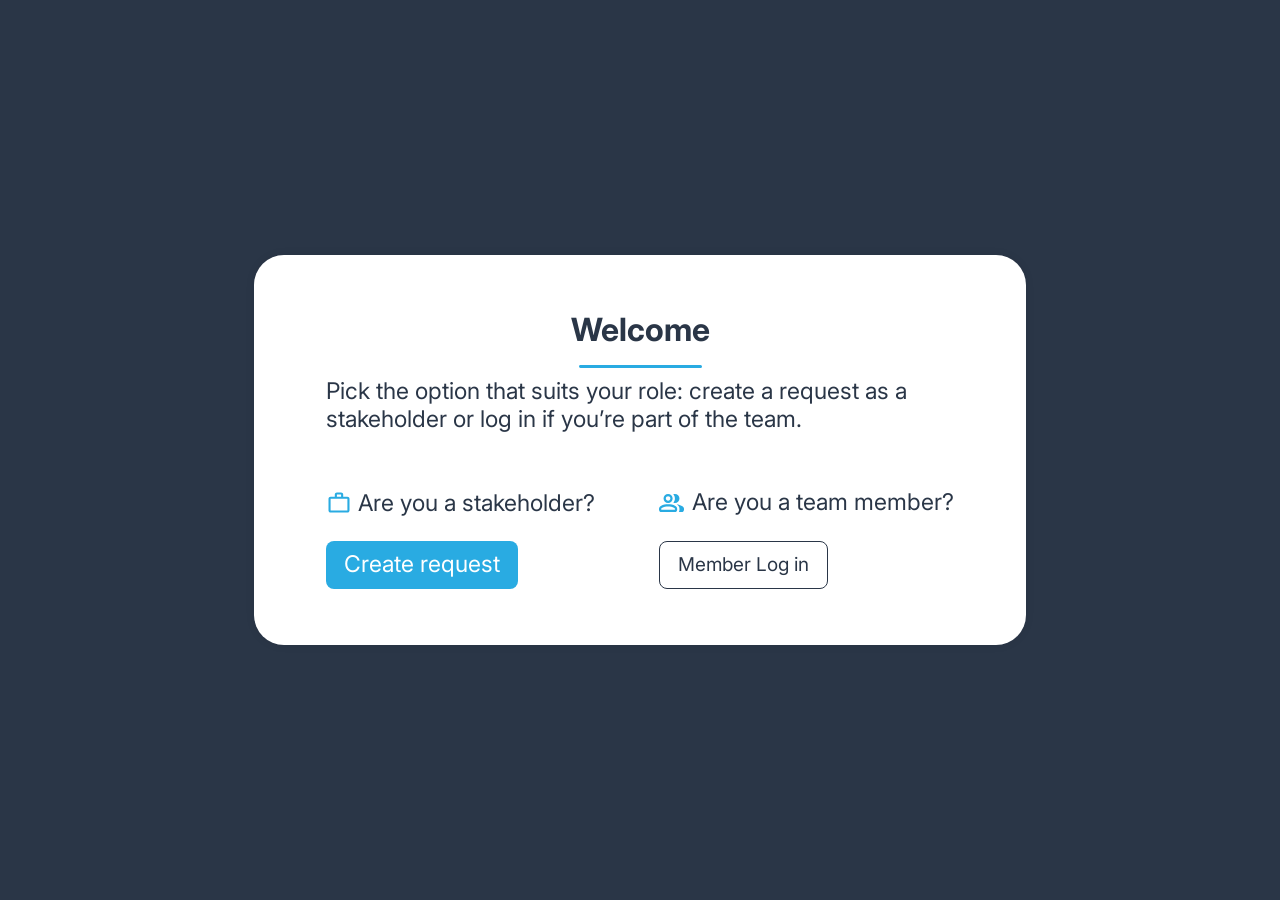
<file: index.html>
<!DOCTYPE html>
<html lang="de">

<head>
    <meta charset="UTF-8">
    <meta name="viewport" content="width=device-width, initial-scale=1.0">
    <title>Join</title>

    <link rel="icon" href="./assets/icons/desktop/logoFavicon.svg" type="image/svg+xml"
        media="(prefers-color-scheme: light)" />
    <link rel="icon" href="./assets/icons/desktop/logo.svg" type="image/svg+xml" media="(prefers-color-scheme: dark)" />

    <script src="./scripts/template.js"></script>
    <script src="./scripts/auth/index.js"></script>
    <script src="./scripts/legalInformation.js"></script>
    <script src="./scripts/global-auth-routing.js"></script>
    <script src="./script.js"></script>

    <link rel="stylesheet" href="./styles/standard.css">
    <link rel="stylesheet" href="./style.css">
    <link rel="stylesheet" href="./styles/login/layout.css">
    <link rel="stylesheet" href="./styles/login/forms.css">
    <link rel="stylesheet" href="./styles/login/buttons.css">
    <link rel="stylesheet" href="./styles/login/responsive.css">
    <link rel="stylesheet" href="./styles/welcome.css">
</head>

<body>
    <div class="rotate-lock">Please rotate your device to portrait mode.</div>
    <div class="splash__logo">
        <img src="./assets/icons/desktop/Dark_Logo.svg" alt="Join Logo" class="splash__logo--image">
    </div>
    <div id="main-content" class="main-content">
        <main>
            <div class="welcome__signup">
                <p>Not a Join User?</p>
                <button id="signup-button" class="welcome__button button">Sign Up</button>
            </div>
            <section class="welcome__window">
                <div class="welcome__headline">
                    <div class="welcome__headline--wrapper">
                        <h1>Welcome</h1>
                        <img src="./assets/icons/desktop/welcome__dividingLine.svg" alt="">
                    </div>
                    <p>Pick the option that suits your role: create a request as a stakeholder or log in if you’re part
                        of the team.</p>
                </div>
                <div class="welcome__buttonArea">
                    <div class="welcome__button--wrapper">
                        <div class="welcome__buttonArea--text">
                            <img src="./assets/icons/desktop/welcome__work.svg" alt="">
                            <p>Are you a stakeholder?</p>
                        </div>
                        <a href="./templates/stakeholder.html"
                            class="welcome__buttonLink welcome__buttonLink--stakeholder">Create request</a>
                    </div>
                    <div class="welcome__button--wrapper">
                        <div class="welcome__buttonArea--text">
                            <img src="./assets/icons/desktop/welcome__home.svg" alt="">
                            <p>Are you a team member?</p>
                        </div>
                        <a href="./templates/login.html" class="welcome__buttonLink welcome__buttonLink--member">Member
                            Log in</a>
                    </div>
                </div>
            </section>
        </main>
        <footer class="login__legalInformation--area welcome__legalInformation">
            <a href="./privacy-Policy.html?from=login" class="login__legalInformation" id="index-privacy-policy"
                onclick="return prepareLoginLegalNavigation()">
                Privacy Policy
            </a>
            <a href="./legalnotice.html?from=login" class="login__legalInformation" id="index-legal-notice"
                onclick="return prepareLoginLegalNavigation()">Legal Notice</a>
        </footer>
    </div>
</body>

</html>
</file>
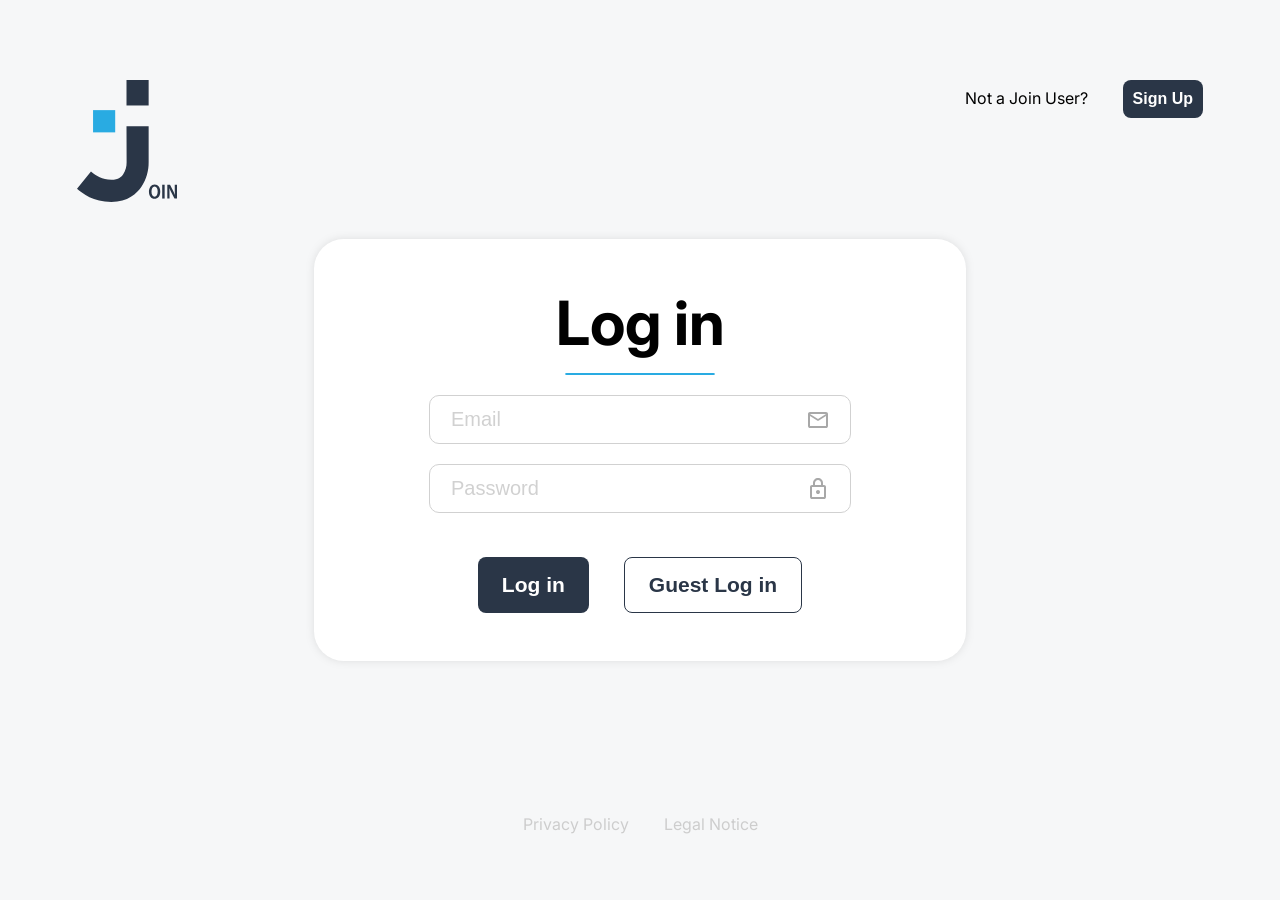
<file: templates/add-task.html>
<!DOCTYPE html>
<html lang="de">
   <head>
      <meta charset="UTF-8" />
      <meta name="viewport" content="width=device-width, initial-scale=1.0" />
      <title>Join</title>

      <link
         rel="icon"
         href="../assets/icons/desktop/logoFavicon.svg"
         type="image/svg+xml"
         media="(prefers-color-scheme: light)" />
      <link
         rel="icon"
         href="../assets/icons/desktop/logo.svg"
         type="image/svg+xml"
         media="(prefers-color-scheme: dark)" />

      <script src="../scripts/global-auth-routing.js"></script>
      <script src="../script.js"></script>
      <script src="../scripts/tasks/saveTask.js"></script>
      <script src="../scripts/tasks/saveTask-success-redirect.js"></script>
      <script src="../scripts/tasks/add-task-validation.js"></script>
      <script src="../scripts/tasks/add-task.js"></script>
      <script src="../scripts/template.js"></script>
      <script src="../scripts/tasks/date-picker.js"></script>
      <script src="../scripts/tasks/date-picker-init.js"></script>
      <script src="../scripts/tasks/dropdownCategory.js"></script>
      <script src="../scripts/tasks/dropdownAssigned-initials.js"></script>
      <script src="../scripts/tasks/dropdownAssigned.js"></script>
      <script src="../scripts/tasks/dropdownAssigned-ui.js"></script>
      <script src="../scripts/tasks/dropdownAssigned-init.js"></script>
      <script src="../scripts/tasks/add-taskAssets.js"></script>
      <script src="../scripts/tasks/add-taskSubtasks.js"></script>

      <link rel="stylesheet" href="../styles/standard.css" />
      <link rel="stylesheet" href="../style.css" />
      <link rel="stylesheet" href="../styles/components/navigation.css" />
      <link rel="stylesheet" href="../styles/components/header.css" />
      <link rel="stylesheet" href="../styles/components/dropdown.css" />
      <link rel="stylesheet" href="../styles/components/app-shell.css" />
      <link rel="stylesheet" href="../styles/components/app-shell-responsive.css" />
      <link rel="stylesheet" href="../styles/add-task/layout.css" />
      <link rel="stylesheet" href="../styles/add-task/controls.css" />
      <link rel="stylesheet" href="../styles/add-task/buttons.css" />
      <link rel="stylesheet" href="../styles/add-task/responsive.css" />
   </head>
   <body>
      <div class="rotate-lock">Please rotate your device to portrait mode.</div>
      <nav class="navBar">
         <header class="navBar__logo logo">
            <img
               class="logoIcon"
               src="../assets/icons/desktop/logo.svg"
               alt="Logo" />
         </header>
         <main class="navBar__menu">
            <ul class="navBar__list list">
               <li class="navBar__quicklink quicklink" id="nav-summary">
                  <img
                     src="../assets/icons/desktop/summary.svg"
                     alt=""
                     class="quicklink__icon" />
                  <span>Summary</span>
               </li>
               <li
                  class="navBar__quicklink navBar__quicklink--active"
                  id="nav-add-task">
                  <img
                     src="../assets/icons/desktop/addTask.svg"
                     alt=""
                     class="quicklink__icon" />
                  <span>Add Task</span>
               </li>
               <li class="navBar__quicklink quicklink" id="nav-board">
                  <img
                     src="../assets/icons/desktop/board.svg"
                     alt=""
                     class="quicklink__icon" />
                  <span>Board</span>
               </li>
               <li class="navBar__quicklink quicklink" id="nav-contacts">
                  <img
                     src="../assets/icons/desktop/contacts.svg"
                     alt=""
                     class="quicklink__icon" />
                  <span>Contacts</span>
               </li>
            </ul>
         </main>
         <footer class="navBar__legalInformation">
            <p class="legalInformation" id="nav-Privacy-Policy">
               Privacy Policy
            </p>
            <p class="legalInformation" id="nav-Legal-Notice">Legal Notice</p>
         </footer>
      </nav>
      <section class="mainArea">
         <header class="header">
            <div class="header_flex-instructions topBar">
               <img
                  src="../assets/icons/desktop/Dark_Logo.svg"
                  alt="Logo"
                  class="logo__dark" />
               <span class="topBar__name">Kanban Project Management Tool</span>
               <section class="topBar__loginHelp">
                  <img
                     src="../assets/icons/desktop/help.svg"
                     alt="Help Icon"
                     class="help__icon"
                     id="help" />
                  <span id="login__initials" class="login__initials"></span>
               </section>
            </div>
         </header>
         <div id="dropdownMenu" class="header__dropdown">
            <ul class="header__dropdown-quicklinks">
               <li class="header__dropdown-quicklink" id="dropdownHelp">
                  Help
               </li>
               <li
                  class="header__dropdown-quicklink"
                  id="dropdownPrivacyPolicy">
                  Privacy Policy
               </li>
               <li class="header__dropdown-quicklink" id="dropdownLegalNotice">
                  Legal Notice
               </li>
               <li class="header__dropdown-quicklink" id="dropdownLog">
                  Log out
               </li>
            </ul>
         </div>
         <main class="main content_max-width">
            <div class="main_flex-instructions">
               <section class="headline">
                  <div class="headline_tasks">
                     <h1 class="headline__name">Add Task</h1>
                  </div>
               </section>
               <section class="add-task__form-information">
                  <form class="add-task__overview">
                     <section class="add-task__information-group">
                        <section class="add-task__input-group">
                           <label for="addTaskTitle" class="add-task__label">
                              Title
                              <span class="add-task__label--required">*</span>
                           </label>
                           <div
                              class="add-task__input-field add-task__input-field--required">
                              <input
                                 type="text"
                                 name="title"
                                 id="addTaskTitle"
                                 placeholder="Enter a title"
                                 autocomplete="off"
                                 class="add-task__input add-task__input--text add-task__input--title" />
                              <span class="add-task__input--required"
                                 >This field is required</span
                              >
                           </div>
                        </section>
                        <section class="add-task__input-group">
                           <label
                              for="addTaskDescription"
                              class="add-task__label">
                              Description
                           </label>
                           <div
                              class="add-task__input-field add-task__input-field--textarea">
                              <textarea
                                 name="description"
                                 id="addTaskDescription"
                                 placeholder="Enter a description"
                                 class="add-task__input add-task__input--textarea"></textarea>
                              <img
                                 src="../assets/icons/desktop/cursorChangingSize.svg"
                                 alt=""
                                 class="add-task__textarea-resize" />
                              <span class="add-task__input--required"
                                 >This field is required</span
                              >
                           </div>
                        </section>
                        <section class="add-task__input-group">
                           <label for="addTaskDate" class="add-task__label">
                              Due Date
                              <span class="add-task__label--required">*</span>
                           </label>
                           <div
                              class="add-task__input-field add-task__input-field--required">
                              <div class="date-picker" id="datePicker">
                                 <input
                                    type="text"
                                    name="date"
                                    id="addTaskDate"
                                    class="add-task__input add-task__input--date"
                                    placeholder="dd/mm/yyyy"
                                    autocomplete="off"
                                    readonly />
                                 <button
                                    type="button"
                                    class="date-picker__toggle"
                                    aria-label="Open calendar"></button>
                                 <div
                                    class="date-picker__panel"
                                    id="datePickerPanel"
                                    aria-hidden="true">
                                    <div class="date-picker__header">
                                       <button
                                          type="button"
                                          class="date-picker__nav"
                                          data-action="prev"
                                          aria-label="Previous month">
                                          ‹
                                       </button>
                                       <span
                                          class="date-picker__month"
                                          id="datePickerMonth"></span>
                                       <button
                                          type="button"
                                          class="date-picker__nav"
                                          data-action="next"
                                          aria-label="Next month">
                                          ›
                                       </button>
                                    </div>
                                    <div class="date-picker__weekdays">
                                       <span>Mo</span>
                                       <span>Di</span>
                                       <span>Mi</span>
                                       <span>Do</span>
                                       <span>Fr</span>
                                       <span>Sa</span>
                                       <span>So</span>
                                    </div>
                                    <div
                                       class="date-picker__days"
                                       id="datePickerDays"></div>
                                 </div>
                              </div>
                              <span class="add-task__input--required"
                                 >This field is required</span
                              >
                           </div>
                        </section>
                     </section>
                     <img
                        src="../assets/icons/desktop/addTask__dividingLine.svg"
                        alt="Dividing Line"
                        class="add-task__dividing-line" />
                     <section
                        class="add-task__information-group add-task__information-group--selection">
                        <section class="add-task__input-group">
                           <label class="add-task__label">Priority</label>
                           <div
                              class="add-task__priority-field"
                              id="addTaskPriority">
                              <section
                                 class="add-task__priority-option add-task__priority-option--urgent">
                                 <span class="add-task__priority-label"
                                    >Urgent</span
                                 >
                                 <svg
                                    class="add-task__priority-icon"
                                    width="20"
                                    height="15"
                                    viewBox="0 0 20 15"
                                    fill="none"
                                    xmlns="http://www.w3.org/2000/svg">
                                    <g clip-path="url(#clip0_156_921)">
                                       <path
                                          class="add-task__priority-icon--secondary"
                                          d="M18.9043 14.5096C18.6696 14.51 18.4411 14.4351 18.2522 14.2961L10.0001 8.21288L1.74809 14.2961C1.63224 14.3816 1.50066 14.4435 1.36086 14.4783C1.22106 14.513 1.07577 14.5199 0.933305 14.4986C0.790837 14.4772 0.653973 14.428 0.530528 14.3538C0.407083 14.2796 0.299474 14.1818 0.213845 14.0661C0.128216 13.9503 0.0662437 13.8188 0.0314671 13.6791C-0.00330956 13.5394 -0.0102098 13.3943 0.0111604 13.2519C0.0543195 12.9644 0.21001 12.7058 0.443982 12.533L9.34809 5.96249C9.53679 5.8229 9.76536 5.74756 10.0001 5.74756C10.2349 5.74756 10.4635 5.8229 10.6522 5.96249L19.5563 12.533C19.7422 12.6699 19.8801 12.862 19.9503 13.0819C20.0204 13.3018 20.0193 13.5382 19.9469 13.7573C19.8746 13.9765 19.7349 14.1673 19.5476 14.3024C19.3604 14.4375 19.1352 14.51 18.9043 14.5096Z"
                                          fill="#FF3D00" />
                                       <path
                                          class="add-task__priority-icon--secondary"
                                          d="M18.9043 8.76057C18.6696 8.76097 18.4411 8.68612 18.2522 8.54702L10.0002 2.46386L1.7481 8.54702C1.51412 8.71983 1.22104 8.79269 0.93331 8.74956C0.645583 8.70643 0.386785 8.55086 0.213849 8.31706C0.0409137 8.08326 -0.0319941 7.79039 0.011165 7.50288C0.054324 7.21536 0.210015 6.95676 0.443986 6.78395L9.3481 0.213471C9.5368 0.0738799 9.76537 -0.00146484 10.0002 -0.00146484C10.2349 -0.00146484 10.4635 0.0738799 10.6522 0.213471L19.5563 6.78395C19.7422 6.92087 19.8801 7.11298 19.9503 7.33286C20.0204 7.55274 20.0193 7.78914 19.947 8.00832C19.8746 8.22751 19.7349 8.41826 19.5476 8.55335C19.3604 8.68844 19.1352 8.76096 18.9043 8.76057Z"
                                          fill="#FF3D00" />
                                    </g>
                                    <defs>
                                       <clipPath id="clip0_156_921">
                                          <rect
                                             width="20"
                                             height="14.5098"
                                             fill="white" />
                                       </clipPath>
                                    </defs>
                                 </svg>
                              </section>
                              <section
                                 class="add-task__priority-option add-task__priority-option--medium add-task__priority-option--active">
                                 <span class="add-task__priority-label"
                                    >Medium</span
                                 >
                                 <svg
                                    class="add-task__priority-icon"
                                    width="20"
                                    height="8"
                                    viewBox="0 0 20 8"
                                    fill="none"
                                    xmlns="http://www.w3.org/2000/svg">
                                    <g clip-path="url(#clip0_156_928)">
                                       <path
                                          class="add-task__priority-icon--secondary"
                                          d="M18.9041 7.45086H1.09589C0.805242 7.45086 0.526498 7.33456 0.320979 7.12755C0.11546 6.92054 0 6.63977 0 6.34701C0 6.05425 0.11546 5.77349 0.320979 5.56647C0.526498 5.35946 0.805242 5.24316 1.09589 5.24316H18.9041C19.1948 5.24316 19.4735 5.35946 19.679 5.56647C19.8845 5.77349 20 6.05425 20 6.34701C20 6.63977 19.8845 6.92054 19.679 7.12755C19.4735 7.33456 19.1948 7.45086 18.9041 7.45086Z"
                                          fill="#FFA800" />
                                       <path
                                          class="add-task__priority-icon--secondary"
                                          d="M18.9041 2.2077H1.09589C0.805242 2.2077 0.526498 2.0914 0.320979 1.88439C0.11546 1.67738 0 1.39661 0 1.10385C0 0.81109 0.11546 0.530322 0.320979 0.32331C0.526498 0.116298 0.805242 0 1.09589 0L18.9041 0C19.1948 0 19.4735 0.116298 19.679 0.32331C19.8845 0.530322 20 0.81109 20 1.10385C20 1.39661 19.8845 1.67738 19.679 1.88439C19.4735 2.0914 19.1948 2.2077 18.9041 2.2077Z"
                                          fill="#FFA800" />
                                    </g>
                                    <defs>
                                       <clipPath id="clip0_156_928">
                                          <rect
                                             width="20"
                                             height="7.45098"
                                             fill="white" />
                                       </clipPath>
                                    </defs>
                                 </svg>
                              </section>
                              <section
                                 class="add-task__priority-option add-task__priority-option--low">
                                 <span class="add-task__priority-label"
                                    >Low</span
                                 >
                                 <svg
                                    class="add-task__priority-icon"
                                    width="20"
                                    height="15"
                                    viewBox="0 0 20 15"
                                    fill="none"
                                    xmlns="http://www.w3.org/2000/svg">
                                    <path
                                       class="add-task__priority-icon--secondary"
                                       d="M10 8.76077C9.7654 8.76118 9.53687 8.68634 9.34802 8.54726L0.444913 1.97752C0.329075 1.89197 0.231235 1.78445 0.15698 1.66111C0.0827245 1.53777 0.033508 1.40102 0.0121402 1.25868C-0.031014 0.971193 0.0418855 0.678356 0.214802 0.444584C0.387718 0.210811 0.646486 0.0552534 0.934181 0.0121312C1.22188 -0.0309911 1.51493 0.0418545 1.74888 0.214643L10 6.29712L18.2511 0.214643C18.367 0.129087 18.4985 0.0671675 18.6383 0.0324205C18.7781 -0.00232646 18.9234 -0.00922079 19.0658 0.0121312C19.2083 0.0334832 19.3451 0.0826633 19.4685 0.156864C19.592 0.231064 19.6996 0.328831 19.7852 0.444584C19.8708 0.560336 19.9328 0.691806 19.9676 0.831488C20.0023 0.97117 20.0092 1.11633 19.9879 1.25868C19.9665 1.40102 19.9173 1.53777 19.843 1.66111C19.7688 1.78445 19.6709 1.89197 19.5551 1.97752L10.652 8.54726C10.4631 8.68634 10.2346 8.76118 10 8.76077Z"
                                       fill="#7AE229" />
                                    <path
                                       class="add-task__priority-icon--secondary"
                                       d="M10 14.5093C9.7654 14.5097 9.53687 14.4349 9.34802 14.2958L0.444913 7.72606C0.210967 7.55327 0.0552944 7.29469 0.0121402 7.00721C-0.031014 6.71973 0.0418855 6.42689 0.214802 6.19312C0.387718 5.95935 0.646486 5.80379 0.934181 5.76067C1.22188 5.71754 1.51493 5.79039 1.74888 5.96318L10 12.0457L18.2511 5.96318C18.4851 5.79039 18.7781 5.71754 19.0658 5.76067C19.3535 5.80379 19.6123 5.95935 19.7852 6.19312C19.9581 6.42689 20.031 6.71973 19.9879 7.00721C19.9447 7.29469 19.789 7.55327 19.5551 7.72606L10.652 14.2958C10.4631 14.4349 10.2346 14.5097 10 14.5093Z"
                                       fill="#7AE229" />
                                 </svg>
                              </section>
                           </div>
                        </section>
                        <section class="add-task__input-group">
                           <label for="addTaskAssignedInput" class="add-task__label">
                              Assigned to
                           </label>
                           <div class="add-task__select-wrapper">
                              <section
                                 id="addTaskAssigned"
                                 class="add-task__select add-task__select--assigned">
                                 <span class="add-task__select-value"
                                    >Select contacts to assign</span
                                 >
                                 <input
                                    type="text"
                                    id="addTaskAssignedSearch"
                                    class="add-task__select-input"
                                    placeholder="To: "
                                    autocomplete="off"
                                    style="display: none" />
                                 <svg
                                    class="add-task__select-arrow"
                                    width="24"
                                    height="24"
                                    viewBox="0 0 24 24"
                                    fill="none"
                                    xmlns="http://www.w3.org/2000/svg">
                                    <mask
                                       id="mask0_75597_14124"
                                       style="mask-type: alpha"
                                       maskUnits="userSpaceOnUse"
                                       x="0"
                                       y="0"
                                       width="24"
                                       height="24">
                                       <rect
                                          width="24"
                                          height="24"
                                          fill="#D9D9D9" />
                                    </mask>
                                    <g mask="url(#mask0_75597_14124)">
                                       <path
                                          d="M11.3005 14.3L8.70046 11.7C8.3838 11.3833 8.31296 11.0208 8.48796 10.6125C8.66296 10.2042 8.97546 10 9.42546 10H14.5755C15.0255 10 15.338 10.2042 15.513 10.6125C15.688 11.0208 15.6171 11.3833 15.3005 11.7L12.7005 14.3C12.6005 14.4 12.4921 14.475 12.3755 14.525C12.2588 14.575 12.1338 14.6 12.0005 14.6C11.8671 14.6 11.7421 14.575 11.6255 14.525C11.5088 14.475 11.4005 14.4 11.3005 14.3Z"
                                          fill="#2A3647" />
                                    </g>
                                 </svg>
                              </section>
                              <input
                                 type="hidden"
                                 id="addTaskAssignedInput"
                                 name="assigned" />
                              <div
                                 class="add-task__assigned-initials"
                                 id="addTaskAssignedInitials"></div>
                              <ul
                                 class="add-task__select-menu add-task__select-menu--assigned"
                                 id="addTaskAssignedMenu"
                                 role="listbox">
                              </ul>
                           </div>
                        </section>
                        <section class="add-task__selection-group">
                           <section
                              class="add-task__input-group add-task__input-group--required">
                              <label for="addTaskCategoryInput" class="add-task__label">
                                 Category
                                 <span class="add-task__label--required"
                                    >*</span
                                 >
                              </label>
                              <div
                                 class="add-task__input-field add-task__input-field--required add-task__input-field--select">
                                 <div class="add-task__select-wrapper">
                                    <section
                                       id="addTaskCategory"
                                       class="add-task__select add-task__select--category">
                                       <span class="add-task__select-value"
                                          >Select task category</span
                                       >
                                       <svg
                                          class="add-task__select-arrow"
                                          width="24"
                                          height="24"
                                          viewBox="0 0 24 24"
                                          fill="none"
                                          xmlns="http://www.w3.org/2000/svg">
                                          <mask
                                             id="mask0_75597_14125"
                                             style="mask-type: alpha"
                                             maskUnits="userSpaceOnUse"
                                             x="0"
                                             y="0"
                                             width="24"
                                             height="24">
                                             <rect
                                                width="24"
                                                height="24"
                                                fill="#D9D9D9" />
                                          </mask>
                                          <g mask="url(#mask0_75597_14125)">
                                             <path
                                                d="M11.3005 14.3L8.70046 11.7C8.3838 11.3833 8.31296 11.0208 8.48796 10.6125C8.66296 10.2042 8.97546 10 9.42546 10H14.5755C15.0255 10 15.338 10.2042 15.513 10.6125C15.688 11.0208 15.6171 11.3833 15.3005 11.7L12.7005 14.3C12.6005 14.4 12.4921 14.475 12.3755 14.525C12.2588 14.575 12.1338 14.6 12.0005 14.6C11.8671 14.6 11.7421 14.575 11.6255 14.525C11.5088 14.475 11.4005 14.4 11.3005 14.3Z"
                                                fill="#2A3647" />
                                          </g>
                                       </svg>
                                    </section>
                                    <input
                                       type="hidden"
                                       id="addTaskCategoryInput"
                                       name="category" />
                                    <ul
                                       class="add-task__select-menu add-task__select-menu--category"
                                       id="addTaskCategoryMenu"
                                       role="listbox">
                                       <li
                                          class="add-task__select-option"
                                          data-value="technical">
                                          Technical Task
                                       </li>
                                       <li
                                          class="add-task__select-option"
                                          data-value="user-story">
                                          User Story
                                       </li>
                                    </ul>
                                 </div>
                                 <span class="add-task__input--required"
                                    >This field is required</span
                                 >
                              </div>
                           </section>
                           <section
                              class="add-task__input-group add-task__input-group--subtasks">
                              <label
                                 for="addTaskSubtasks"
                                 class="add-task__label">
                                 Subtasks
                              </label>
                              <div class="add-task__subtask-field">
                                 <input
                                    type="text"
                                    id="addTaskSubtasks"
                                    placeholder="Add new Subtask"
                                    autocomplete="off"
                                    class="add-task__input add-task__input--text add-task__input--subtasks" />
                                 <div class="add-task__subtask-actions">
                                    <button
                                       type="button"
                                       class="add-task__subtask-button"
                                       data-action="clear">
                                       <img
                                          src="../assets/icons/desktop/close.svg"
                                          alt=""
                                          class="add-task__subtask-icon" />
                                    </button>
                                    <span
                                       class="add-task__subtask-dividingline"></span>
                                    <button
                                       type="button"
                                       class="add-task__subtask-button"
                                       data-action="add">
                                       <img
                                          src="../assets/icons/desktop/check.svg"
                                          alt=""
                                          class="add-task__subtask-icon" />
                                    </button>
                                 </div>
                              </div>
                              <ul class="add-task__subtask-list"></ul>
                           </section>
                        </section>
                     </section>
                  </form>
                  <section class="add-task__required-hint-mobile">
                     <span class="add-task__required-symbol">*</span>
                     <span class="add-task__required-text"
                        >This field is required</span
                     >
                  </section>
                  <section class="add-task__footer">
                     <div class="add-task__required-hint">
                        <span class="add-task__required-symbol">*</span>
                        <span class="add-task__required-text"
                           >This field is required</span
                        >
                     </div>
                     <div class="add-task__form-buttons">
                        <button
                           class="add-task__button add-task__button--cancel">
                           Clear
                           <svg
                              class="add-task__cancel"
                              width="24"
                              height="24"
                              viewBox="0 0 24 24"
                              fill="none"
                              xmlns="http://www.w3.org/2000/svg">
                              <mask
                                 id="mask0_75592_9957"
                                 style="mask-type: alpha"
                                 maskUnits="userSpaceOnUse"
                                 x="0"
                                 y="0"
                                 width="24"
                                 height="24">
                                 <rect width="24" height="24" fill="#D9D9D9" />
                              </mask>
                              <g mask="url(#mask0_75592_9957)">
                                 <path
                                    class="add-task__cancel--secondary"
                                    d="M11.9998 13.4L7.0998 18.3C6.91647 18.4834 6.68314 18.575 6.3998 18.575C6.11647 18.575 5.88314 18.4834 5.6998 18.3C5.51647 18.1167 5.4248 17.8834 5.4248 17.6C5.4248 17.3167 5.51647 17.0834 5.6998 16.9L10.5998 12L5.6998 7.10005C5.51647 6.91672 5.4248 6.68338 5.4248 6.40005C5.4248 6.11672 5.51647 5.88338 5.6998 5.70005C5.88314 5.51672 6.11647 5.42505 6.3998 5.42505C6.68314 5.42505 6.91647 5.51672 7.0998 5.70005L11.9998 10.6L16.8998 5.70005C17.0831 5.51672 17.3165 5.42505 17.5998 5.42505C17.8831 5.42505 18.1165 5.51672 18.2998 5.70005C18.4831 5.88338 18.5748 6.11672 18.5748 6.40005C18.5748 6.68338 18.4831 6.91672 18.2998 7.10005L13.3998 12L18.2998 16.9C18.4831 17.0834 18.5748 17.3167 18.5748 17.6C18.5748 17.8834 18.4831 18.1167 18.2998 18.3C18.1165 18.4834 17.8831 18.575 17.5998 18.575C17.3165 18.575 17.0831 18.4834 16.8998 18.3L11.9998 13.4Z"
                                    fill="#2A3647" />
                              </g>
                           </svg>
                        </button>
                        <button
                           class="add-task__button add-task__button--create">
                           Create Task
                           <svg
                              width="24"
                              height="24"
                              viewBox="0 0 24 24"
                              fill="none"
                              xmlns="http://www.w3.org/2000/svg">
                              <mask
                                 id="mask0_75592_9963"
                                 style="mask-type: alpha"
                                 maskUnits="userSpaceOnUse"
                                 x="0"
                                 y="0"
                                 width="24"
                                 height="24">
                                 <rect width="24" height="24" fill="#D9D9D9" />
                              </mask>
                              <g mask="url(#mask0_75592_9963)">
                                 <path
                                    d="M9.55021 15.15L18.0252 6.675C18.2252 6.475 18.4627 6.375 18.7377 6.375C19.0127 6.375 19.2502 6.475 19.4502 6.675C19.6502 6.875 19.7502 7.1125 19.7502 7.3875C19.7502 7.6625 19.6502 7.9 19.4502 8.1L10.2502 17.3C10.0502 17.5 9.81687 17.6 9.55021 17.6C9.28354 17.6 9.05021 17.5 8.85021 17.3L4.55021 13C4.35021 12.8 4.25437 12.5625 4.26271 12.2875C4.27104 12.0125 4.37521 11.775 4.57521 11.575C4.77521 11.375 5.01271 11.275 5.28771 11.275C5.56271 11.275 5.80021 11.375 6.00021 11.575L9.55021 15.15Z"
                                    fill="#fff" />
                              </g>
                           </svg>
                        </button>
                     </div>
                  </section>
               </section>
            </div>
         </main>
      </section>
   </body>
</html>
</file>
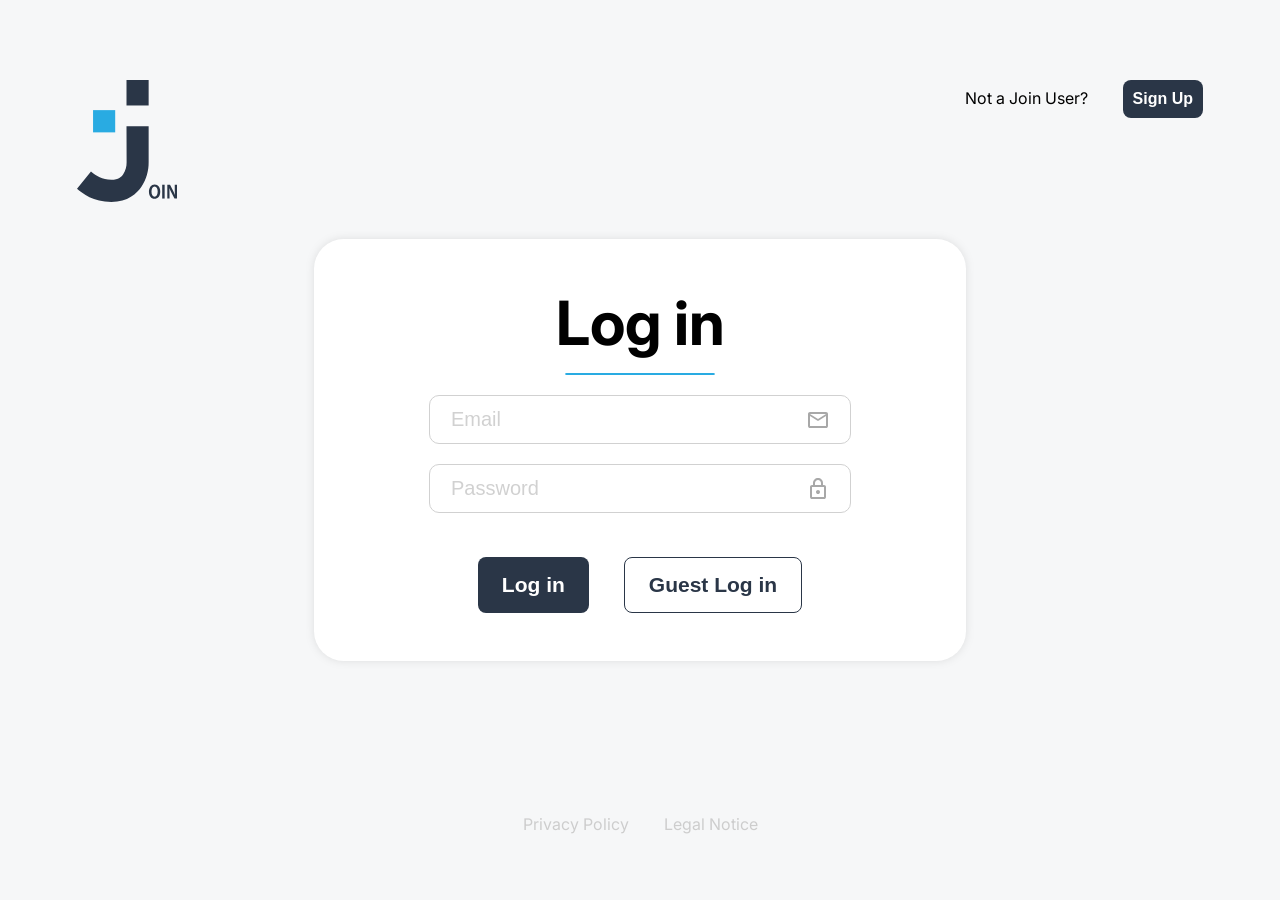
<file: templates/board.html>
<!DOCTYPE html>
<html lang="de">

<head>
   <meta charset="UTF-8" />
   <meta name="viewport" content="width=device-width, initial-scale=1.0" />
   <title>Join</title>

   <link rel="icon" href="../assets/icons/desktop/logoFavicon.svg" type="image/svg+xml"
      media="(prefers-color-scheme: light)" />
   <link rel="icon" href="../assets/icons/desktop/logo.svg" type="image/svg+xml" media="(prefers-color-scheme: dark)" />

   <script src="../scripts/global-auth-routing.js"></script>
   <script src="../script.js"></script>
   <script src="../scripts/tasks/saveTask.js"></script>
   <script src="../scripts/tasks/saveTask-success-redirect.js"></script>
   <script src="../scripts/template.js"></script>
   <script src="../scripts/board/board-data.js"></script>
   <script src="../scripts/board/board-cards.js"></script>
   <script src="../scripts/board/board-mobile-move-menu.js"></script>
   <script src="../scripts/board/board-cards-render.js"></script>
   <script src="../scripts/board/board-dragdrop.js"></script>
   <script src="../scripts/board/board-task-detail-form.js"></script>
   <script src="../scripts/board/board-task-detail-render.js"></script>
   <script src="../scripts/board/board-task-detail.js"></script>
   <script src="../scripts/board/board.js"></script>
   <script src="../scripts/tasks/add-task-validation.js"></script>
   <script src="../scripts/tasks/add-task.js"></script>
   <script src="../scripts/tasks/date-picker.js"></script>
   <script src="../scripts/tasks/date-picker-init.js"></script>
   <script src="../scripts/tasks/dropdownCategory.js"></script>
   <script src="../scripts/tasks/dropdownAssigned-initials.js"></script>
   <script src="../scripts/tasks/dropdownAssigned.js"></script>
   <script src="../scripts/tasks/dropdownAssigned-ui.js"></script>
   <script src="../scripts/tasks/dropdownAssigned-init.js"></script>
   <script src="../scripts/tasks/add-taskAssets.js"></script>
   <script src="../scripts/tasks/add-taskSubtasks.js"></script>

   <link rel="stylesheet" href="../styles/standard.css" />
   <link rel="stylesheet" href="../style.css" />
   <link rel="stylesheet" href="../styles/components/navigation.css" />
   <link rel="stylesheet" href="../styles/components/header.css" />
   <link rel="stylesheet" href="../styles/components/dropdown.css" />
   <link rel="stylesheet" href="../styles/components/app-shell.css" />
   <link rel="stylesheet" href="../styles/components/app-shell-responsive.css" />
   <link rel="stylesheet" href="../styles/components/buttons.css" />
   <link rel="stylesheet" href="../styles/add-task/layout.css" />
   <link rel="stylesheet" href="../styles/add-task/controls.css" />
   <link rel="stylesheet" href="../styles/add-task/buttons.css" />
   <link rel="stylesheet" href="../styles/add-task/responsive.css" />
   <link rel="stylesheet" href="../styles/board/layout.css" />
   <link rel="stylesheet" href="../styles/board/controls.css" />
   <link rel="stylesheet" href="../styles/board/cards.css" />
   <link rel="stylesheet" href="../styles/board/task-detail.css" />
   <link rel="stylesheet" href="../styles/board/responsive.css" />
   <link rel="stylesheet" href="../styles/add-task/board-dialog.css" />
</head>

<body>
   <div class="rotate-lock">Please rotate your device to portrait mode.</div>
   <nav class="navBar">
      <header class="navBar__logo logo">
         <img class="logoIcon" src="../assets/icons/desktop/logo.svg" alt="Logo" />
      </header>
      <main class="navBar__menu">
         <ul class="navBar__list list">
            <li class="navBar__quicklink quicklink" id="nav-summary">
               <img src="../assets/icons/desktop/summary.svg" alt="" class="quicklink__icon" />
               <span>Summary</span>
            </li>
            <li class="navBar__quicklink quicklink" id="nav-add-task">
               <img src="../assets/icons/desktop/addTask.svg" alt="" class="quicklink__icon" />
               <span>Add Task</span>
            </li>
            <li class="navBar__quicklink navBar__quicklink--active" id="nav-board">
               <img src="../assets/icons/desktop/board.svg" alt="" class="quicklink__icon" />
               <span>Board</span>
            </li>
            <li class="navBar__quicklink quicklink" id="nav-contacts">
               <img src="../assets/icons/desktop/contacts.svg" alt="" class="quicklink__icon" />
               <span>Contacts</span>
            </li>
         </ul>
      </main>
      <footer class="navBar__legalInformation">
         <p class="legalInformation" id="nav-Privacy-Policy">
            Privacy Policy
         </p>
         <p class="legalInformation" id="nav-Legal-Notice">Legal Notice</p>
      </footer>
   </nav>
   <section class="mainArea">
      <header class="header">
         <div class="header_flex-instructions topBar">
            <img src="../assets/icons/desktop/Dark_Logo.svg" alt="Logo" class="logo__dark" />
            <span class="topBar__name">Kanban Project Management Tool</span>
            <section class="topBar__loginHelp">
               <img src="../assets/icons/desktop/help.svg" alt="Help Icon" class="help__icon" id="help" />
               <span id="login__initials" class="login__initials"></span>
            </section>
         </div>
      </header>
      <div id="dropdownMenu" class="header__dropdown">
         <ul class="header__dropdown-quicklinks">
            <li class="header__dropdown-quicklink" id="dropdownHelp">
               Help
            </li>
            <li class="header__dropdown-quicklink" id="dropdownPrivacyPolicy">
               Privacy Policy
            </li>
            <li class="header__dropdown-quicklink" id="dropdownLegalNotice">
               Legal Notice
            </li>
            <li class="header__dropdown-quicklink" id="dropdownLog">
               Log out
            </li>
         </ul>
      </div>
      <main class="main content_max-width">
         <div class="main_flex-instructions">
            <section class="headline">
               <div class="headline_board">
                  <div class="board-actions">
                     <h1 class="headline__name">Board</h1>
                     <div class="board-controls">
                        <div class="find-task">
                           <input id="findTaskInput" class="find-task__input" type="text" placeholder="Find Task"
                              aria-label="Find Task" />
                           <div class="board-controls--desktop">
                              <span class="find-task__divider"></span>
                              <button class="find-task__button" aria-label="Search">
                                 <img class="find-task__icon" src="../assets/icons/desktop/search.png" alt="" />
                              </button>
                           </div>
                        </div>

                        <button onclick="openDialog()" class="add-task-btn">
                           <span>Add task</span>
                           <img class="add-task-btn__icon" src="../assets/icons/desktop/add.png" alt="" />
                        </button>
                     </div>
                  </div>
                  <div class="find-task--mobile">
                     <input id="findTaskInputMobile" class="find-task__input" type="text" placeholder="Find Task"
                        aria-label="Find Task" />
                     <div class="board-controls--mobile">
                        <span class="find-task__divider"></span>
                        <button class="find-task__button" aria-label="Search">
                           <img class="find-task__icon" src="../assets/icons/desktop/search.png" alt="" />
                        </button>
                     </div>
                  </div>
               </div>
            </section>

            <section class="board-task-grid">
               <div class="board-task-column" id="column-triage">
                  <div class="board-column">
                     <h2 class="board-column__title">Triage</h2>
                     <button class="board-column__add" data-status="triage" aria-label="Add triage">
                        <img class="board-column__add-icon" src="../assets/icons/desktop/plus button.svg" alt="" />
                     </button>
                  </div>
                  <div class="board-task-directory-scroll">
                     <div class="board-task-directory" id="TriageTask">
                        <div class="board-task-placeholder">
                           No tasks Triage
                        </div>
                     </div>
                  </div>
               </div>
               <div class="board-task-column" id="column-todo">
                  <div class="board-column">
                     <h2 class="board-column__title">To do</h2>
                     <button class="board-column__add" data-status="todo" aria-label="Add to do">
                        <img class="board-column__add-icon" src="../assets/icons/desktop/plus button.svg" alt="" />
                     </button>
                  </div>
                  <div class="board-task-directory-scroll">
                     <div class="board-task-directory" id="TodoTask">
                        <div class="board-task-placeholder">
                           No tasks To do
                        </div>
                     </div>
                  </div>
               </div>
               <div class="board-task-column" id="column-in-progress">
                  <div class="board-column">
                     <h2 class="board-column__title">In progress</h2>
                     <button class="board-column__add" data-status="in-progress" aria-label="Add in progress">
                        <img class="board-column__add-icon" src="../assets/icons/desktop/plus button.svg" alt="" />
                     </button>
                  </div>
                  <div class="board-task-directory-scroll">
                     <div class="board-task-directory" id="InProgressTask">
                        <div class="board-task-placeholder">
                           No tasks In progress
                        </div>
                     </div>
                  </div>
               </div>
               <div class="board-task-column" id="column-await-feedback">
                  <div class="board-column">
                     <h2 class="board-column__title">Await feedback</h2>
                     <button class="board-column__add" data-status="await-feedback" aria-label="Add await feedback">
                        <img class="board-column__add-icon" src="../assets/icons/desktop/plus button.svg" alt="" />
                     </button>
                  </div>
                  <div class="board-task-directory-scroll">
                     <div class="board-task-directory" id="AwaitTask">
                        <div class="board-task-placeholder">
                           No tasks Await feedback
                        </div>
                     </div>
                  </div>
               </div>
               <div class="board-task-column" id="column-done">
                  <div class="board-column">
                     <h2 class="board-column__title">Done</h2>
                     <span class="board-column__placeholder" aria-hidden="true"></span>
                  </div>
                  <div class="board-task-directory-scroll">
                     <div class="board-task-directory" id="DoneTask">
                        <div class="board-task-placeholder">
                           No tasks Done
                        </div>
                     </div>
                  </div>
               </div>
            </section>
         </div>
      </main>
      <dialog id="addTaskDialog" class="addtaskDialog">
         <div class="dialog_flex-instructions">
            <section class="headline--board">
               <div class="headline__board">
                  <h1 id="addTaskDialogTitle" class="headline__name">
                     Add Task
                  </h1>
                  <button class="add-task__close-button" aria-label="Close Add Task Form" onclick="closeDialog()">
                     <img src="../assets/icons/desktop/close.svg" alt="Close Icon" class="add-task__close-icon" />
                  </button>
               </div>
            </section>
            <section class="add-task__form-information">
               <form class="add-task__overview">
                  <section class="add-task__information-group">
                     <section class="add-task__input-group">
                        <label for="addTaskTitle" class="add-task__label">
                           Title
                           <span class="add-task__label--required">*</span>
                        </label>
                        <div class="add-task__input-field add-task__input-field--required">
                           <input type="text" name="title" id="addTaskTitle" placeholder="Enter a title"
                              autocomplete="off" class="add-task__input add-task__input--text add-task__input--title" />
                           <span class="add-task__input--required">This field is required</span>
                        </div>
                     </section>
                     <section class="add-task__input-group">
                        <label for="addTaskDescription" class="add-task__label">
                           Description
                        </label>
                        <div class="add-task__input-field add-task__input-field--textarea">
                           <textarea name="description" id="addTaskDescription" placeholder="Enter a description"
                              class="add-task__input add-task__input--textarea"></textarea>
                           <img src="../assets/icons/desktop/cursorChangingSize.svg" alt=""
                              class="add-task__textarea-resize" />
                           <span class="add-task__input--required">This field is required</span>
                        </div>
                     </section>
                     <section class="add-task__input-group">
                        <label for="addTaskDate" class="add-task__label">
                           Due Date
                           <span class="add-task__label--required">*</span>
                        </label>
                        <div class="add-task__input-field add-task__input-field--required">
                           <div class="date-picker" id="datePicker">
                              <input type="text" name="date" id="addTaskDate"
                                 class="add-task__input add-task__input--date" placeholder="dd/mm/yyyy"
                                 autocomplete="off" readonly />
                              <button type="button" class="date-picker__toggle" aria-label="Open calendar"></button>
                              <div class="date-picker__panel" id="datePickerPanel" aria-hidden="true">
                                 <div class="date-picker__header">
                                    <button type="button" class="date-picker__nav" data-action="prev"
                                       aria-label="Previous month">
                                       ‹
                                    </button>
                                    <span class="date-picker__month" id="datePickerMonth"></span>
                                    <button type="button" class="date-picker__nav" data-action="next"
                                       aria-label="Next month">
                                       ›
                                    </button>
                                 </div>
                                 <div class="date-picker__weekdays">
                                    <span>Mo</span>
                                    <span>Di</span>
                                    <span>Mi</span>
                                    <span>Do</span>
                                    <span>Fr</span>
                                    <span>Sa</span>
                                    <span>So</span>
                                 </div>
                                 <div class="date-picker__days" id="datePickerDays"></div>
                              </div>
                           </div>
                           <span class="add-task__input--required">This field is required</span>
                        </div>
                     </section>
                  </section>
                  <img src="../assets/icons/desktop/addTask__dividingLine.svg" alt="Dividing Line"
                     class="add-task__dividing-line" />
                  <section class="add-task__information-group add-task__information-group--selection">
                     <section class="add-task__input-group">
                        <label class="add-task__label">Priority</label>
                        <div class="add-task__priority-field" id="addTaskPriority">
                           <section class="add-task__priority-option add-task__priority-option--urgent">
                              <span class="add-task__priority-label">Urgent</span>
                              <svg class="add-task__priority-icon" width="20" height="15" viewBox="0 0 20 15"
                                 fill="none" xmlns="http://www.w3.org/2000/svg">
                                 <g clip-path="url(#clip0_156_921)">
                                    <path class="add-task__priority-icon--secondary"
                                       d="M18.9043 14.5096C18.6696 14.51 18.4411 14.4351 18.2522 14.2961L10.0001 8.21288L1.74809 14.2961C1.63224 14.3816 1.50066 14.4435 1.36086 14.4783C1.22106 14.513 1.07577 14.5199 0.933305 14.4986C0.790837 14.4772 0.653973 14.428 0.530528 14.3538C0.407083 14.2796 0.299474 14.1818 0.213845 14.0661C0.128216 13.9503 0.0662437 13.8188 0.0314671 13.6791C-0.00330956 13.5394 -0.0102098 13.3943 0.0111604 13.2519C0.0543195 12.9644 0.21001 12.7058 0.443982 12.533L9.34809 5.96249C9.53679 5.8229 9.76536 5.74756 10.0001 5.74756C10.2349 5.74756 10.4635 5.8229 10.6522 5.96249L19.5563 12.533C19.7422 12.6699 19.8801 12.862 19.9503 13.0819C20.0204 13.3018 20.0193 13.5382 19.9469 13.7573C19.8746 13.9765 19.7349 14.1673 19.5476 14.3024C19.3604 14.4375 19.1352 14.51 18.9043 14.5096Z"
                                       fill="#FF3D00" />
                                    <path class="add-task__priority-icon--secondary"
                                       d="M18.9043 8.76057C18.6696 8.76097 18.4411 8.68612 18.2522 8.54702L10.0002 2.46386L1.7481 8.54702C1.51412 8.71983 1.22104 8.79269 0.93331 8.74956C0.645583 8.70643 0.386785 8.55086 0.213849 8.31706C0.0409137 8.08326 -0.0319941 7.79039 0.011165 7.50288C0.054324 7.21536 0.210015 6.95676 0.443986 6.78395L9.3481 0.213471C9.5368 0.0738799 9.76537 -0.00146484 10.0002 -0.00146484C10.2349 -0.00146484 10.4635 0.0738799 10.6522 0.213471L19.5563 6.78395C19.7422 6.92087 19.8801 7.11298 19.9503 7.33286C20.0204 7.55274 20.0193 7.78914 19.947 8.00832C19.8746 8.22751 19.7349 8.41826 19.5476 8.55335C19.3604 8.68844 19.1352 8.76096 18.9043 8.76057Z"
                                       fill="#FF3D00" />
                                 </g>
                                 <defs>
                                    <clipPath id="clip0_156_921">
                                       <rect width="20" height="14.5098" fill="white" />
                                    </clipPath>
                                 </defs>
                              </svg>
                           </section>
                           <section
                              class="add-task__priority-option add-task__priority-option--medium add-task__priority-option--active">
                              <span class="add-task__priority-label">Medium</span>
                              <svg class="add-task__priority-icon" width="20" height="8" viewBox="0 0 20 8" fill="none"
                                 xmlns="http://www.w3.org/2000/svg">
                                 <g clip-path="url(#clip0_156_928)">
                                    <path class="add-task__priority-icon--secondary"
                                       d="M18.9041 7.45086H1.09589C0.805242 7.45086 0.526498 7.33456 0.320979 7.12755C0.11546 6.92054 0 6.63977 0 6.34701C0 6.05425 0.11546 5.77349 0.320979 5.56647C0.526498 5.35946 0.805242 5.24316 1.09589 5.24316H18.9041C19.1948 5.24316 19.4735 5.35946 19.679 5.56647C19.8845 5.77349 20 6.05425 20 6.34701C20 6.63977 19.8845 6.92054 19.679 7.12755C19.4735 7.33456 19.1948 7.45086 18.9041 7.45086Z"
                                       fill="#FFA800" />
                                    <path class="add-task__priority-icon--secondary"
                                       d="M18.9041 2.2077H1.09589C0.805242 2.2077 0.526498 2.0914 0.320979 1.88439C0.11546 1.67738 0 1.39661 0 1.10385C0 0.81109 0.11546 0.530322 0.320979 0.32331C0.526498 0.116298 0.805242 0 1.09589 0L18.9041 0C19.1948 0 19.4735 0.116298 19.679 0.32331C19.8845 0.530322 20 0.81109 20 1.10385C20 1.39661 19.8845 1.67738 19.679 1.88439C19.4735 2.0914 19.1948 2.2077 18.9041 2.2077Z"
                                       fill="#FFA800" />
                                 </g>
                                 <defs>
                                    <clipPath id="clip0_156_928">
                                       <rect width="20" height="7.45098" fill="white" />
                                    </clipPath>
                                 </defs>
                              </svg>
                           </section>
                           <section class="add-task__priority-option add-task__priority-option--low">
                              <span class="add-task__priority-label">Low</span>
                              <svg class="add-task__priority-icon" width="20" height="15" viewBox="0 0 20 15"
                                 fill="none" xmlns="http://www.w3.org/2000/svg">
                                 <path class="add-task__priority-icon--secondary"
                                    d="M10 8.76077C9.7654 8.76118 9.53687 8.68634 9.34802 8.54726L0.444913 1.97752C0.329075 1.89197 0.231235 1.78445 0.15698 1.66111C0.0827245 1.53777 0.033508 1.40102 0.0121402 1.25868C-0.031014 0.971193 0.0418855 0.678356 0.214802 0.444584C0.387718 0.210811 0.646486 0.0552534 0.934181 0.0121312C1.22188 -0.0309911 1.51493 0.0418545 1.74888 0.214643L10 6.29712L18.2511 0.214643C18.367 0.129087 18.4985 0.0671675 18.6383 0.0324205C18.7781 -0.00232646 18.9234 -0.00922079 19.0658 0.0121312C19.2083 0.0334832 19.3451 0.0826633 19.4685 0.156864C19.592 0.231064 19.6996 0.328831 19.7852 0.444584C19.8708 0.560336 19.9328 0.691806 19.9676 0.831488C20.0023 0.97117 20.0092 1.11633 19.9879 1.25868C19.9665 1.40102 19.9173 1.53777 19.843 1.66111C19.7688 1.78445 19.6709 1.89197 19.5551 1.97752L10.652 8.54726C10.4631 8.68634 10.2346 8.76118 10 8.76077Z"
                                    fill="#7AE229" />
                                 <path class="add-task__priority-icon--secondary"
                                    d="M10 14.5093C9.7654 14.5097 9.53687 14.4349 9.34802 14.2958L0.444913 7.72606C0.210967 7.55327 0.0552944 7.29469 0.0121402 7.00721C-0.031014 6.71973 0.0418855 6.42689 0.214802 6.19312C0.387718 5.95935 0.646486 5.80379 0.934181 5.76067C1.22188 5.71754 1.51493 5.79039 1.74888 5.96318L10 12.0457L18.2511 5.96318C18.4851 5.79039 18.7781 5.71754 19.0658 5.76067C19.3535 5.80379 19.6123 5.95935 19.7852 6.19312C19.9581 6.42689 20.031 6.71973 19.9879 7.00721C19.9447 7.29469 19.789 7.55327 19.5551 7.72606L10.652 14.2958C10.4631 14.4349 10.2346 14.5097 10 14.5093Z"
                                    fill="#7AE229" />
                              </svg>
                           </section>
                        </div>
                     </section>
                     <section class="add-task__input-group">
                        <label for="addTaskAssignedInput" class="add-task__label">
                           Assigned to
                        </label>
                        <div class="add-task__select-wrapper">
                           <section id="addTaskAssigned" class="add-task__select add-task__select--assigned">
                              <span class="add-task__select-value">Select contacts to assign</span>
                              <input type="text" id="addTaskAssignedSearch" class="add-task__select-input"
                                 placeholder="To: " autocomplete="off" style="display: none" />
                              <svg class="add-task__select-arrow" width="24" height="24" viewBox="0 0 24 24" fill="none"
                                 xmlns="http://www.w3.org/2000/svg">
                                 <mask id="mask0_75597_14124" style="mask-type: alpha" maskUnits="userSpaceOnUse" x="0"
                                    y="0" width="24" height="24">
                                    <rect width="24" height="24" fill="#D9D9D9" />
                                 </mask>
                                 <g mask="url(#mask0_75597_14124)">
                                    <path
                                       d="M11.3005 14.3L8.70046 11.7C8.3838 11.3833 8.31296 11.0208 8.48796 10.6125C8.66296 10.2042 8.97546 10 9.42546 10H14.5755C15.0255 10 15.338 10.2042 15.513 10.6125C15.688 11.0208 15.6171 11.3833 15.3005 11.7L12.7005 14.3C12.6005 14.4 12.4921 14.475 12.3755 14.525C12.2588 14.575 12.1338 14.6 12.0005 14.6C11.8671 14.6 11.7421 14.575 11.6255 14.525C11.5088 14.475 11.4005 14.4 11.3005 14.3Z"
                                       fill="#2A3647" />
                                 </g>
                              </svg>
                           </section>
                           <input type="hidden" id="addTaskAssignedInput" name="assigned" />
                           <div class="add-task__assigned-initials" id="addTaskAssignedInitials"></div>
                           <ul class="add-task__select-menu add-task__select-menu--assigned" id="addTaskAssignedMenu"
                              role="listbox"></ul>
                        </div>
                     </section>
                     <section class="add-task__selection-group">
                        <section class="add-task__input-group add-task__input-group--required">
                           <label for="addTaskCategoryInput" class="add-task__label">
                              Category
                              <span class="add-task__label--required">*</span>
                           </label>
                           <div
                              class="add-task__input-field add-task__input-field--required add-task__input-field--select">
                              <div class="add-task__select-wrapper">
                                 <section id="addTaskCategory" class="add-task__select add-task__select--category">
                                    <span class="add-task__select-value">Select task category</span>
                                    <svg class="add-task__select-arrow" width="24" height="24" viewBox="0 0 24 24"
                                       fill="none" xmlns="http://www.w3.org/2000/svg">
                                       <mask id="mask0_75597_14125" style="mask-type: alpha" maskUnits="userSpaceOnUse"
                                          x="0" y="0" width="24" height="24">
                                          <rect width="24" height="24" fill="#D9D9D9" />
                                       </mask>
                                       <g mask="url(#mask0_75597_14125)">
                                          <path
                                             d="M11.3005 14.3L8.70046 11.7C8.3838 11.3833 8.31296 11.0208 8.48796 10.6125C8.66296 10.2042 8.97546 10 9.42546 10H14.5755C15.0255 10 15.338 10.2042 15.513 10.6125C15.688 11.0208 15.6171 11.3833 15.3005 11.7L12.7005 14.3C12.6005 14.4 12.4921 14.475 12.3755 14.525C12.2588 14.575 12.1338 14.6 12.0005 14.6C11.8671 14.6 11.7421 14.575 11.6255 14.525C11.5088 14.475 11.4005 14.4 11.3005 14.3Z"
                                             fill="#2A3647" />
                                       </g>
                                    </svg>
                                 </section>
                                 <input type="hidden" id="addTaskCategoryInput" name="category" />
                                 <ul class="add-task__select-menu add-task__select-menu--category"
                                    id="addTaskCategoryMenu" role="listbox">
                                    <li class="add-task__select-option" data-value="technical">
                                       Technical Task
                                    </li>
                                    <li class="add-task__select-option" data-value="user-story">
                                       User Story
                                    </li>
                                 </ul>
                              </div>
                              <span class="add-task__input--required">This field is required</span>
                           </div>
                        </section>
                        <section class="add-task__input-group add-task__input-group--subtasks">
                           <label for="addTaskSubtasks" class="add-task__label">
                              Subtasks
                           </label>
                           <div class="add-task__subtask-field">
                              <input type="text" id="addTaskSubtasks" placeholder="Add new Subtask" autocomplete="off"
                                 class="add-task__input add-task__input--text add-task__input--subtasks" />
                              <div class="add-task__subtask-actions">
                                 <button type="button" class="add-task__subtask-button" data-action="clear">
                                    <img src="../assets/icons/desktop/close.svg" alt=""
                                       class="add-task__subtask-icon" />
                                 </button>
                                 <span class="add-task__subtask-dividingline"></span>
                                 <button type="button" class="add-task__subtask-button" data-action="add">
                                    <img src="../assets/icons/desktop/check.svg" alt=""
                                       class="add-task__subtask-icon" />
                                 </button>
                              </div>
                           </div>
                           <ul class="add-task__subtask-list"></ul>
                        </section>
                     </section>
                  </section>
               </form>
               <section class="add-task__footer">
                  <div class="add-task__required-hint">
                     <span class="add-task__required-symbol">*</span>
                     <span class="add-task__required-text">This field is required</span>
                  </div>
                  <div class="add-task__form-buttons">
                     <button class="add-task__button add-task__button--cancel">
                        Clear
                        <svg class="add-task__cancel" width="24" height="24" viewBox="0 0 24 24" fill="none"
                           xmlns="http://www.w3.org/2000/svg">
                           <mask id="mask0_75592_9957" style="mask-type: alpha" maskUnits="userSpaceOnUse" x="0" y="0"
                              width="24" height="24">
                              <rect width="24" height="24" fill="#D9D9D9" />
                           </mask>
                           <g mask="url(#mask0_75592_9957)">
                              <path class="add-task__cancel--secondary"
                                 d="M11.9998 13.4L7.0998 18.3C6.91647 18.4834 6.68314 18.575 6.3998 18.575C6.11647 18.575 5.88314 18.4834 5.6998 18.3C5.51647 18.1167 5.4248 17.8834 5.4248 17.6C5.4248 17.3167 5.51647 17.0834 5.6998 16.9L10.5998 12L5.6998 7.10005C5.51647 6.91672 5.4248 6.68338 5.4248 6.40005C5.4248 6.11672 5.51647 5.88338 5.6998 5.70005C5.88314 5.51672 6.11647 5.42505 6.3998 5.42505C6.68314 5.42505 6.91647 5.51672 7.0998 5.70005L11.9998 10.6L16.8998 5.70005C17.0831 5.51672 17.3165 5.42505 17.5998 5.42505C17.8831 5.42505 18.1165 5.51672 18.2998 5.70005C18.4831 5.88338 18.5748 6.11672 18.5748 6.40005C18.5748 6.68338 18.4831 6.91672 18.2998 7.10005L13.3998 12L18.2998 16.9C18.4831 17.0834 18.5748 17.3167 18.5748 17.6C18.5748 17.8834 18.4831 18.1167 18.2998 18.3C18.1165 18.4834 17.8831 18.575 17.5998 18.575C17.3165 18.575 17.0831 18.4834 16.8998 18.3L11.9998 13.4Z"
                                 fill="#2A3647" />
                           </g>
                        </svg>
                     </button>
                     <button class="add-task__button add-task__button--create">
                        <span class="add-task__button-text">Create Task</span>
                        <svg width="24" height="24" viewBox="0 0 24 24" fill="none" xmlns="http://www.w3.org/2000/svg">
                           <mask id="mask0_75592_9963" style="mask-type: alpha" maskUnits="userSpaceOnUse" x="0" y="0"
                              width="24" height="24">
                              <rect width="24" height="24" fill="#D9D9D9" />
                           </mask>
                           <g mask="url(#mask0_75592_9963)">
                              <path
                                 d="M9.55021 15.15L18.0252 6.675C18.2252 6.475 18.4627 6.375 18.7377 6.375C19.0127 6.375 19.2502 6.475 19.4502 6.675C19.6502 6.875 19.7502 7.1125 19.7502 7.3875C19.7502 7.6625 19.6502 7.9 19.4502 8.1L10.2502 17.3C10.0502 17.5 9.81687 17.6 9.55021 17.6C9.28354 17.6 9.05021 17.5 8.85021 17.3L4.55021 13C4.35021 12.8 4.25437 12.5625 4.26271 12.2875C4.27104 12.0125 4.37521 11.775 4.57521 11.575C4.77521 11.375 5.01271 11.275 5.28771 11.275C5.56271 11.275 5.80021 11.375 6.00021 11.575L9.55021 15.15Z"
                                 fill="#fff" />
                           </g>
                        </svg>
                     </button>
                  </div>
               </section>
            </section>
         </div>
      </dialog>
      <dialog id="taskDetailDialog" class="task-detail-dialog">
         <article class="task-detail">
            <header class="task-detail__header">
               <span id="taskDetailCategory" class="task-detail__label">Technical Task</span>
               <button id="taskDetailClose" class="task-detail__close" aria-label="Close task details">
                  <img src="../assets/icons/desktop/close.svg" alt="" />
               </button>
            </header>

            <div id="taskDetailAiBadge" class="task-detail__ai">
               <img src="../assets/icons/desktop/board__ai.svg" alt="" class="task-detail__ai--icon">
               <span class="task-detail__ai--text">Ai-generated-ticket</span>
            </div>

            <section class="task-detail__content">
               <h2 id="taskDetailTitle" class="task-detail__title"></h2>
               <p id="taskDetailDescription" class="task-detail__description"></p>

               <div id="taskDetailSourceBadge" class="task-detail__creator task-detail__creator--member">
                  <img id="taskDetailSourceIcon" src="../assets/icons/desktop/board__member.svg" alt="" class="task-detail__creator--icon">
                  <span id="taskDetailSourceText" class="task-detail__creator--text">Member</span>
               </div>

               <div class="task-detail__field creator__field">
                  <span class="task-detail__field-label">Creator:</span>
                  <div class="task-detail__creator--wrapper">
                     <span id="taskDetailCreator" class="task-detail__field-value"></span>
                     <div class="task-detail__creator">
                        <img id="taskDetailProfileIcon" src="../assets/icons/desktop/board__profile.svg" alt="" class="task-detail__creator--icon">
                        <span id="taskDetailProfileText" class="task-detail__creator--text">Profile</span>
                     </div>
                  </div>
               </div>

               <div class="task-detail__field">
                  <span class="task-detail__field-label">Due date:</span>
                  <span id="taskDetailDate" class="task-detail__field-value"></span>
               </div>

               <div class="task-detail__field">
                  <span class="task-detail__field-label">Priority:</span>
                  <span class="task-detail__priority">
                     <span id="taskDetailPriorityText"></span>
                     <img id="taskDetailPriorityIcon" src="" alt="" />
                  </span>
               </div>

               <div class="task-detail__group">
                  <h3 class="task-detail__group-title">Assigned To:</h3>
                  <ul id="taskDetailAssignedList" class="task-detail__assigned-list"></ul>
               </div>

               <div class="task-detail__group">
                  <h3 class="task-detail__group-title">Subtasks</h3>
                  <ul id="taskDetailSubtasksList" class="task-detail__subtasks-list"></ul>
               </div>
            </section>

            <footer class="task-detail__footer">
               <button id="taskDetailDelete" class="task-detail__action-btn">
                  Delete
               </button>
               <span class="task-detail__divider"></span>
               <button id="taskDetailEdit" class="task-detail__action-btn">
                  Edit
               </button>
            </footer>
         </article>
      </dialog>
   </section>
</body>

</html>
</file>
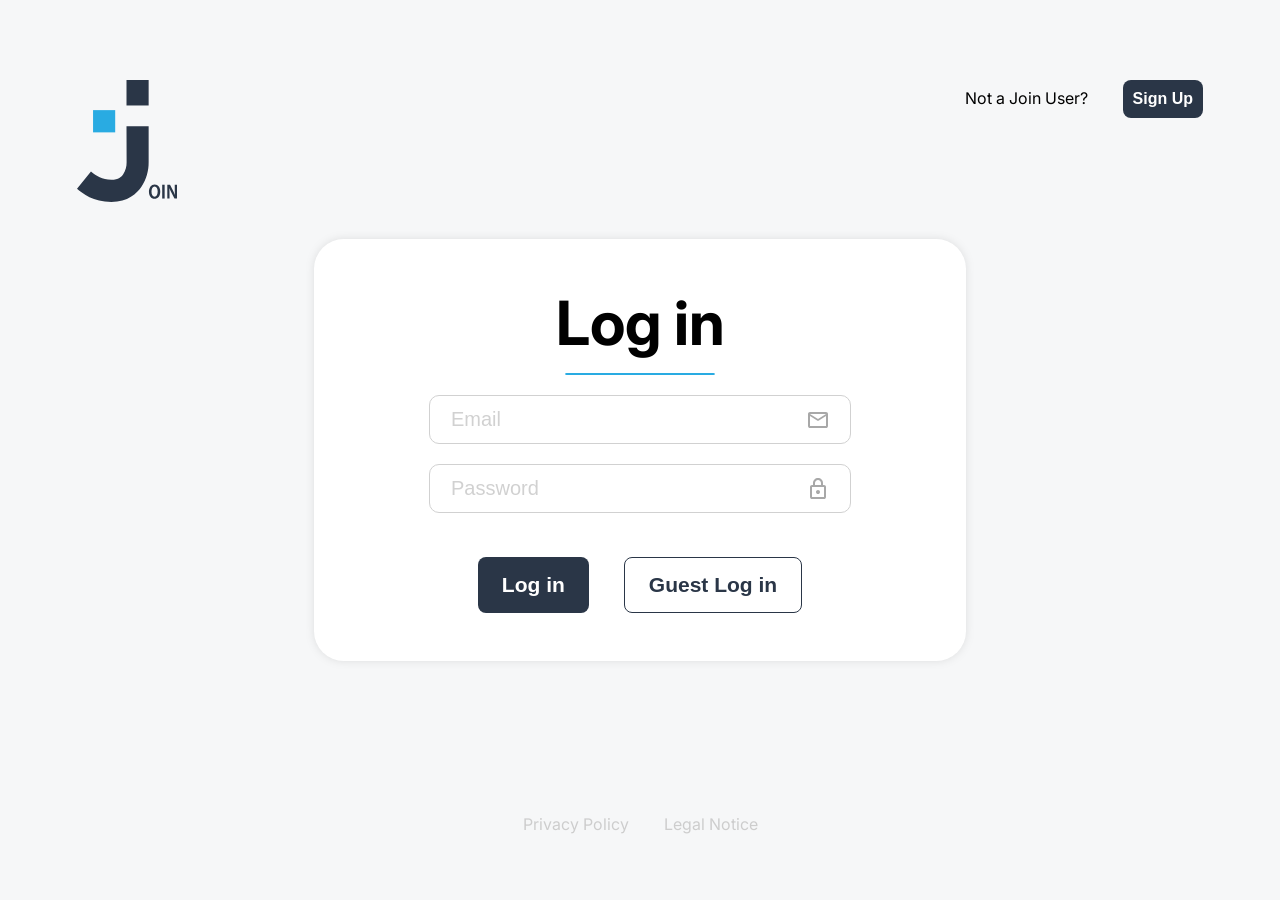
<file: templates/contacts.html>
<!DOCTYPE html>
<html lang="de">
   <head>
      <meta charset="UTF-8" />
      <meta name="viewport" content="width=device-width, initial-scale=1.0" />
      <title>Join</title>

      <link
         rel="icon"
         href="../assets/icons/desktop/logoFavicon.svg"
         type="image/svg+xml"
         media="(prefers-color-scheme: light)" />
      <link
         rel="icon"
         href="../assets/icons/desktop/logo.svg"
         type="image/svg+xml"
         media="(prefers-color-scheme: dark)" />

      <script src="../scripts/template.js"></script>
      <script src="../scripts/global-auth-routing.js"></script>
      <script src="../script.js"></script>

      <link rel="stylesheet" href="../styles/standard.css" />
      <link rel="stylesheet" href="../style.css" />
      <link rel="stylesheet" href="../styles/components/navigation.css" />
      <link rel="stylesheet" href="../styles/components/header.css" />
      <link rel="stylesheet" href="../styles/components/dropdown.css" />
      <link rel="stylesheet" href="../styles/components/app-shell.css" />
      <link rel="stylesheet" href="../styles/components/app-shell-responsive.css" />
      <link rel="stylesheet" href="../styles/components/buttons.css" />
      <link rel="stylesheet" href="../styles/contacts/layout.css" />
      <link rel="stylesheet" href="../styles/contacts/buttons.css" />
      <link rel="stylesheet" href="../styles/contacts/modal.css" />
      <link rel="stylesheet" href="../styles/contacts/responsive.css" />
   </head>
   <body>
      <div class="rotate-lock">Please rotate your device to portrait mode.</div>
      <nav class="navBar">
         <header class="navBar__logo logo">
            <img
               class="logoIcon"
               src="../assets/icons/desktop/logo.svg"
               alt="Logo" />
         </header>
         <main class="navBar__menu">
            <ul class="navBar__list list">
               <li class="navBar__quicklink quicklink" id="nav-summary">
                  <img
                     src="../assets/icons/desktop/summary.svg"
                     alt=""
                     class="quicklink__icon" />
                  <span>Summary</span>
               </li>
               <li class="navBar__quicklink quicklink" id="nav-add-task">
                  <img
                     src="../assets/icons/desktop/addTask.svg"
                     alt=""
                     class="quicklink__icon" />
                  <span>Add Task</span>
               </li>
               <li class="navBar__quicklink quicklink" id="nav-board">
                  <img
                     src="../assets/icons/desktop/board.svg"
                     alt=""
                     class="quicklink__icon" />
                  <span>Board</span>
               </li>
               <li
                  class="navBar__quicklink navBar__quicklink--active"
                  id="nav-contacts">
                  <img
                     src="../assets/icons/desktop/contacts.svg"
                     alt=""
                     class="quicklink__icon" />
                  <span>Contacts</span>
               </li>
            </ul>
         </main>
         <footer class="navBar__legalInformation">
            <p class="legalInformation" id="nav-Privacy-Policy">
               Privacy Policy
            </p>
            <p class="legalInformation" id="nav-Legal-Notice">Legal Notice</p>
         </footer>
      </nav>
      <section class="mainArea">
         <header class="header">
            <div class="header_flex-instructions topBar">
               <img
                  src="../assets/icons/desktop/Dark_Logo.svg"
                  alt="Logo"
                  class="logo__dark" />
               <span class="topBar__name">Kanban Project Management Tool</span>
               <section class="topBar__loginHelp">
                  <img
                     src="../assets/icons/desktop/help.svg"
                     alt="Help Icon"
                     class="help__icon"
                     id="help" />
                  <span id="login__initials" class="login__initials"></span>
               </section>
            </div>
         </header>
         <div id="dropdownMenu" class="header__dropdown">
            <ul class="header__dropdown-quicklinks">
               <li class="header__dropdown-quicklink" id="dropdownHelp">
                  Help
               </li>
               <li
                  class="header__dropdown-quicklink"
                  id="dropdownPrivacyPolicy">
                  Privacy Policy
               </li>
               <li class="header__dropdown-quicklink" id="dropdownLegalNotice">
                  Legal Notice
               </li>
               <li class="header__dropdown-quicklink" id="dropdownLog">
                  Log out
               </li>
            </ul>
         </div>
         <main class="main content_max-width">
            <div class="main_flex-instructions">
               <section class="headline">
                  <div class="headline_contacts">
                     <h1 class="headline__name">Conntact</h1>
                  </div>
               </section>
               <div class="main-container">
                  <!-- LINKER BEREICH: LISTE -->
                  <section class="contacts-list">
                     <div class="contacts-list__header">
                        <button
                           id="btn-add-contact"
                           class="add-task-btn"
                           onclick="openOverlay()">
                           <span>Add new contact</span>
                           <img
                              class="add-task-btn__icon"
                              src="../assets/icons/desktop/person_add.svg"
                              alt="" />
                        </button>
                     </div>
                     <div id="contacts-list-content">
                        <!-- Wird per JS gerendert -->
                     </div>
                  </section>

                  <!-- RECHTER BEREICH: DETAILS -->
                  <section class="contacts-detail">
                     <button
                        type="button"
                        id="btn-back-to-list"
                        class="page-back-btn page-back-btn--mobile-only d-none"
                        aria-label="Zur Kontaktliste zurück">
                        <img
                           src="../assets/icons/desktop/arrowBack.svg"
                           alt=""
                           class="page-back-btn__icon" />
                     </button>
                     <div id="detail-empty">
                        <div
                           class="headline_summary contacts-detail__empty-headline">
                           <h1 class="headline__name">Contacts</h1>
                           <img
                              src="../assets/icons/desktop/headline__dividingLine.svg"
                              alt="line"
                              class="vertical-line-contacts" />
                           <h3 class="headline__description">
                              Better with a team
                           </h3>
                           <img
                              class="horizontal-Line-contacts"
                              src="../assets/icons/desktop/login__dividingLine.svg"
                              alt="Line" />
                        </div>
                     </div>

                     <div id="detail-view" class="detail-view d-none">
                        <div class="detail-header">
                           <div id="detail-initials" class="initials-big"></div>
                           <div class="detail-meta">
                              <h2 id="detail-name"></h2>
                              <div class="detail-actions">
                                 <button
                                    type="button"
                                    id="btn-edit"
                                    class="detail-action detail-action--edit">
                                    <img
                                       src="../assets/icons/desktop/subtask__pencil.svg"
                                       alt=""
                                       class="detail-action__icon detail-action__icon--default" />
                                    <img
                                       src="../assets/icons/desktop/editHover.svg"
                                       alt=""
                                       class="detail-action__icon detail-action__icon--hover" />
                                    <span>Edit</span>
                                 </button>
                                 <button
                                    type="button"
                                    id="btn-delete"
                                    class="detail-action delete-link">
                                    <img
                                       src="../assets/icons/desktop/subtask__trash.svg"
                                       alt=""
                                       class="detail-action__icon detail-action__icon--default" />
                                    <img
                                       src="../assets/icons/desktop/deleteHover.svg"
                                       alt=""
                                       class="detail-action__icon detail-action__icon--hover" />
                                    <span>Delete</span>
                                 </button>
                              </div>
                           </div>
                        </div>
                        <div class="detail-info">
                           <h3>Contact Information</h3>
                           <div class="detail-info-item">
                              <strong>Email</strong>
                              <a id="detail-email" href=""></a>
                           </div>
                           <div class="detail-info-item">
                              <strong>Phone</strong>
                              <span id="detail-phone"></span>
                           </div>
                        </div>
                     </div>
                     <button
                        type="button"
                        id="btn-contact-detail-menu"
                        aria-label="Kontakt Aktionen"
                        hidden>
                        <img
                           class="btn-add-contact__icon"
                           src="../assets/icons/desktop/more_vert.svg"
                           alt="" />
                     </button>
                     <div id="contact-detail-menu" class="contact-detail-menu d-none">
                        <button
                           type="button"
                           id="btn-contact-detail-edit"
                           class="contact-detail-menu__item">
                           <img
                              src="../assets/icons/desktop/subtask__pencil.svg"
                              alt=""
                              class="contact-detail-menu__icon" />
                           <span>Edit</span>
                        </button>
                        <button
                           type="button"
                           id="btn-contact-detail-delete"
                           class="contact-detail-menu__item">
                           <img
                              src="../assets/icons/desktop/subtask__trash.svg"
                              alt=""
                              class="contact-detail-menu__icon" />
                           <span>Delete</span>
                        </button>
                     </div>
                  </section>
               </div>

               <!-- ADD CONTACT OVERLAY -->
               <div
                  id="overlay"
                  class="overlay d-none"
                  onclick="closeOverlay()">
                  <div
                     class="overlay-content"
                     onclick="event.stopPropagation()">
                     <button
                        type="button"
                        class="contact-modal__close"
                        onclick="closeOverlay()"
                        aria-label="Close contact dialog">
                        <img src="../assets/icons/desktop/close.svg" alt="" />
                     </button>

                     <div class="contact-modal__brand">
                        <img
                           src="../assets/icons/desktop/logo.svg"
                           alt="Join Logo"
                           class="contact-modal__logo" />
                        <h2 id="contact-form-title">Add Contact</h2>
                        <p>Tasks are better with a team!</p>
                        <span class="contact-modal__divider"></span>
                     </div>
                     <div class="contact-modal__body">
                        <form id="contact-form" class="contact-modal__form">
                           <div class="contact-modal__avatar" aria-hidden="true">
                              <img
                                 src="../assets/icons/desktop/person_white.svg"
                                 alt="" />
                              <span class="contact-modal__avatar-initials"></span>
                           </div>

                           <div class="contact-modal__fields">
                              <div class="contact-modal__input-field contact-modal__input-field--required">
                                 <label class="contact-modal__field" for="add-name">
                                    <input
                                       type="text"
                                       id="add-name"
                                       placeholder="Name" />
                                    <img
                                       src="../assets/icons/desktop/person.svg"
                                       alt="" />
                                 </label>
                                 <span
                                    class="login__input--required"
                                    data-error-for="add-name"
                                    data-default-message="This field is required"
                                    style="display: block; opacity: 0">This field is required</span>
                              </div>

                              <div class="contact-modal__input-field contact-modal__input-field--required">
                                 <label class="contact-modal__field" for="add-email">
                                    <input
                                       type="text"
                                       id="add-email"
                                       placeholder="Email" />
                                    <img
                                       src="../assets/icons/desktop/mail.svg"
                                       alt="" />
                                 </label>
                                 <span
                                    class="login__input--required"
                                    data-error-for="add-email"
                                    data-default-message="This field is required"
                                    style="display: block; opacity: 0">This field is required</span>
                              </div>

                              <div class="contact-modal__input-field contact-modal__input-field--required">
                                 <label class="contact-modal__field" for="add-phone">
                                    <input
                                       type="text"
                                       id="add-phone"
                                       placeholder="Phone" />
                                    <img
                                       src="../assets/icons/desktop/call.svg"
                                       alt="" />
                                 </label>
                                 <span
                                    class="login__input--required"
                                    data-error-for="add-phone"
                                    data-default-message="Please enter a valid phone number."
                                    style="display: block; opacity: 0"></span>
                              </div>

                              <div class="form-actions">
                                 <button
                                    type="button"
                                    id="contact-form-cancel">
                                    Cancel
                                 </button>
                                 <button
                                    type="submit"
                                    id="contact-form-submit">
                                    Create contact
                                 </button>
                              </div>
                           </div>
                        </form>
                     </div>
                  </div>
               </div>

                <!-- SCRIPTS -->
                <script src="../scripts/contacts/contacts-data.js"></script>
                <script src="../scripts/contacts/contacts-responsive-view.js"></script>
                <script src="../scripts/contacts/contacts-view.js"></script>
                        <script src="../scripts/contacts/contacts-form-validation.js"></script>
                <script src="../scripts/contacts/contacts-form-ui.js"></script>
                <script src="../scripts/contacts/contacts-form.js"></script>
                <script src="../scripts/contacts/contacts.js"></script>
             </div>
         </main>
      </section>
   </body>
</html>
</file>
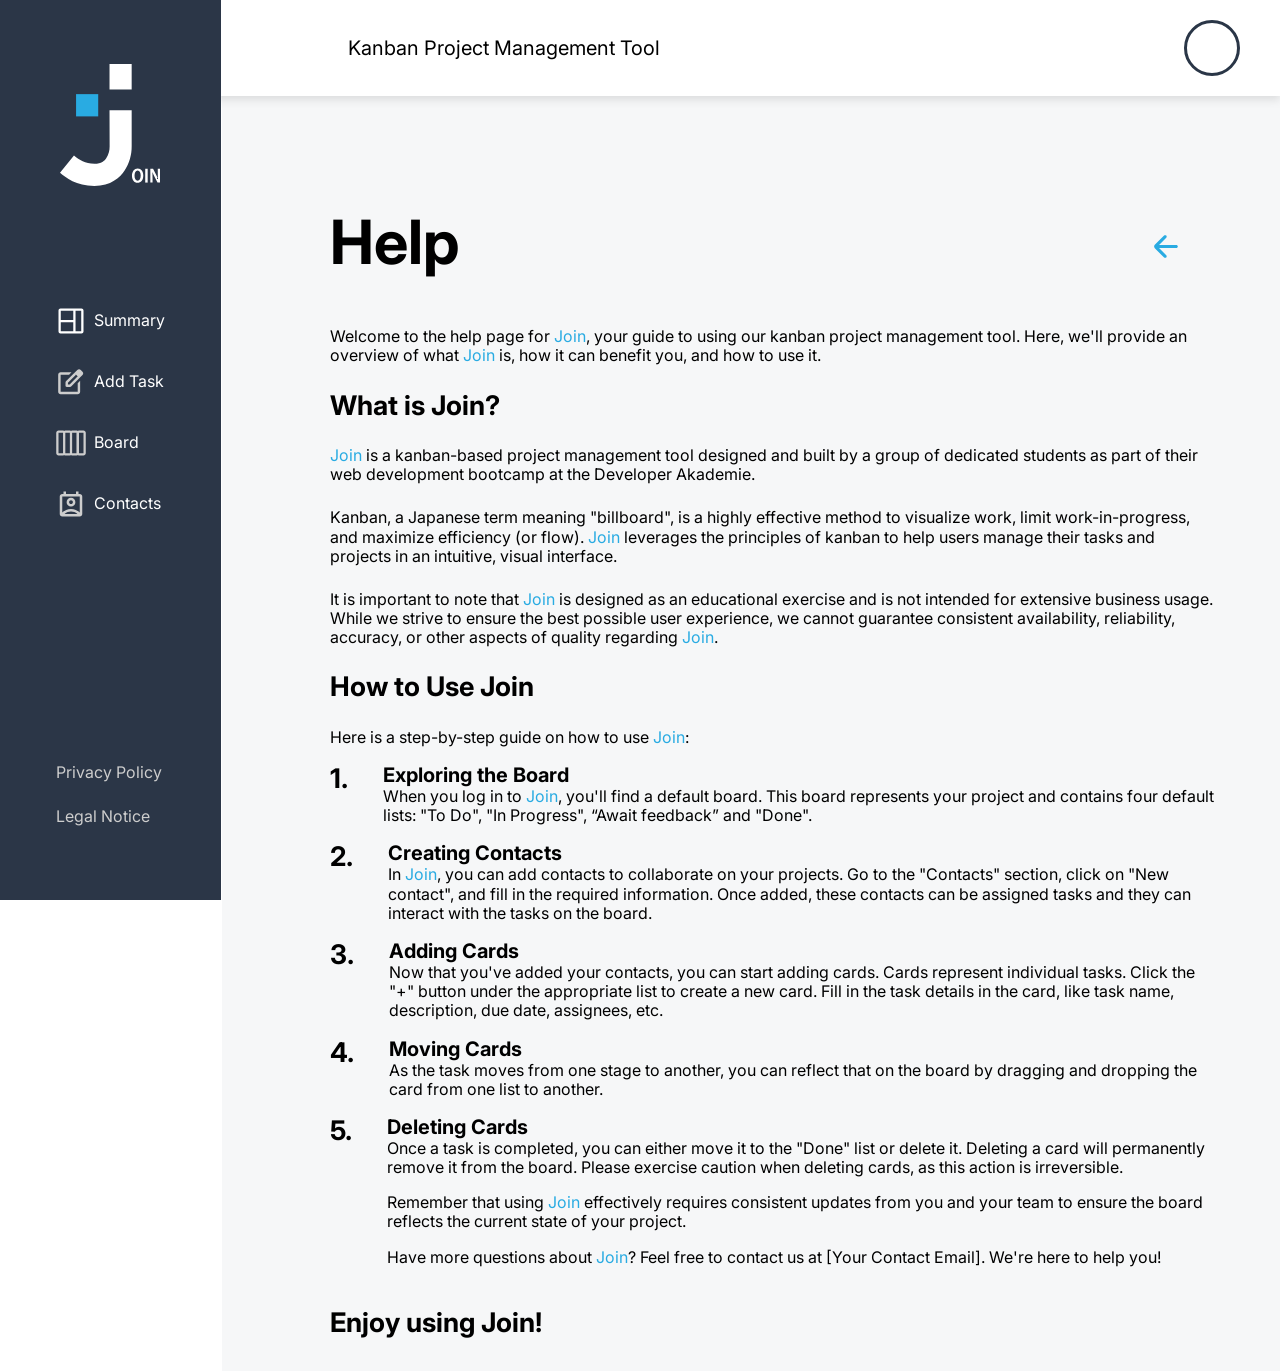
<file: templates/help.html>
<!DOCTYPE html>
<html lang="de">
   <head>
      <meta charset="UTF-8" />
      <meta name="viewport" content="width=device-width, initial-scale=1.0" />
      <title>Join</title>

      <link
         rel="icon"
         href="../assets/icons/desktop/logoFavicon.svg"
         type="image/svg+xml"
         media="(prefers-color-scheme: light)" />
      <link
         rel="icon"
         href="../assets/icons/desktop/logo.svg"
         type="image/svg+xml"
         media="(prefers-color-scheme: dark)" />

      <script src="../scripts/template.js"></script>
      <script src="../scripts/global-auth-routing.js"></script>
      <script src="../script.js"></script>

      <link rel="stylesheet" href="../styles/standard.css" />
      <link rel="stylesheet" href="../style.css" />
      <link rel="stylesheet" href="../styles/components/navigation.css" />
      <link rel="stylesheet" href="../styles/components/header.css" />
      <link rel="stylesheet" href="../styles/components/dropdown.css" />
      <link rel="stylesheet" href="../styles/components/app-shell.css" />
      <link rel="stylesheet" href="../styles/components/app-shell-responsive.css" />
      <link rel="stylesheet" href="../styles/help.css" />
   </head>
   <body>
      <div class="rotate-lock">Please rotate your device to portrait mode.</div>
      <nav class="navBar">
         <header class="navBar__logo logo">
            <img
               class="logoIcon"
               src="../assets/icons/desktop/logo.svg"
               alt="Logo" />
         </header>
         <main class="navBar__menu">
            <ul class="navBar__list list">
               <li class="navBar__quicklink quicklink" id="nav-summary">
                  <img
                     src="../assets/icons/desktop/summary.svg"
                     alt=""
                     class="quicklink__icon" />
                  <span>Summary</span>
               </li>
               <li class="navBar__quicklink quicklink" id="nav-add-task">
                  <img
                     src="../assets/icons/desktop/addTask.svg"
                     alt=""
                     class="quicklink__icon" />
                  <span>Add Task</span>
               </li>
               <li class="navBar__quicklink quicklink" id="nav-board">
                  <img
                     src="../assets/icons/desktop/board.svg"
                     alt=""
                     class="quicklink__icon" />
                  <span>Board</span>
               </li>
               <li class="navBar__quicklink quicklink" id="nav-contacts">
                  <img
                     src="../assets/icons/desktop/contacts.svg"
                     alt=""
                     class="quicklink__icon" />
                  <span>Contacts</span>
               </li>
            </ul>
         </main>
         <footer class="navBar__legalInformation">
            <p class="legalInformation" id="nav-Privacy-Policy">
               Privacy Policy
            </p>
            <p class="legalInformation" id="nav-Legal-Notice">Legal Notice</p>
         </footer>
      </nav>
      <section class="mainArea">
         <header class="header">
            <div class="header_flex-instructions topBar">
               <img
                  src="../assets/icons/desktop/Dark_Logo.svg"
                  alt="Logo"
                  class="logo__dark" />
               <span class="topBar__name">Kanban Project Management Tool</span>
               <section class="topBar__loginHelp">
                  <span id="login__initials" class="login__initials"></span>
               </section>
            </div>
         </header>
         <div id="dropdownMenu" class="header__dropdown">
            <ul class="header__dropdown-quicklinks">
               <li class="header__dropdown-quicklink" id="dropdownHelp">
                  Help
               </li>
               <li
                  class="header__dropdown-quicklink"
                  id="dropdownPrivacyPolicy">
                  Privacy Policy
               </li>
               <li class="header__dropdown-quicklink" id="dropdownLegalNotice">
                  Legal Notice
               </li>
               <li class="header__dropdown-quicklink" id="dropdownLog">
                  Log out
               </li>
            </ul>
         </div>
         <main class="main content_max-width">
            <div class="main_flex-instructions">
               <section class="headline headline--help">
                  <h1 class="headline__name">Help</h1>
                  <button
                     type="button"
                     id="help__arrowBack"
                     class="page-back-btn headline__logo"
                     aria-label="Zurück">
                     <img
                        src="../assets/icons/desktop/arrowBack.svg"
                        alt=""
                        class="page-back-btn__icon" />
                  </button>
               </section>
               <section class="textcontent">
                  <p class="help__text">
                     Welcome to the help page for
                     <span class="help__text--secondary">Join</span>, your guide
                     to using our kanban project management tool. Here, we'll
                     provide an overview of what
                     <span class="help__text--secondary">Join</span> is, how it
                     can benefit you, and how to use it.
                  </p>
                  <h3 class="help__subheading">What is Join?</h3>
                  <p class="help__text">
                     <span class="help__text--secondary">Join</span> is a
                     kanban-based project management tool designed and built by
                     a group of dedicated students as part of their web
                     development bootcamp at the Developer Akademie.
                  </p>
                  <p class="help__text">
                     Kanban, a Japanese term meaning "billboard", is a highly
                     effective method to visualize work, limit work-in-progress,
                     and maximize efficiency (or flow).
                     <span class="help__text--secondary">Join</span> leverages
                     the principles of kanban to help users manage their tasks
                     and projects in an intuitive, visual interface.
                  </p>
                  <p class="help__text">
                     It is important to note that
                     <span class="help__text--secondary">Join</span> is designed
                     as an educational exercise and is not intended for
                     extensive business usage. While we strive to ensure the
                     best possible user experience, we cannot guarantee
                     consistent availability, reliability, accuracy, or other
                     aspects of quality regarding
                     <span class="help__text--secondary">Join</span>.
                  </p>
                  <h3 class="help__subheading">How to Use Join</h3>
                  <section class="help__howToUse">
                     <p class="help__text">
                        Here is a step-by-step guide on how to use
                        <span class="help__text--secondary">Join</span>:
                     </p>
                     <div class="help__howToUse--list">
                        <h3 class="help__subheading">1.</h3>
                        <div class="help__howToUse--bulletPoint">
                           <h4 class="help__subheading--bulletpoint">
                              Exploring the Board
                           </h4>
                           <p class="help__text">
                              When you log in to
                              <span class="help__text--secondary">Join</span>,
                              you'll find a default board. This board represents
                              your project and contains four default lists: "To
                              Do", "In Progress", “Await feedback” and "Done".
                           </p>
                        </div>
                     </div>
                     <div class="help__howToUse--list">
                        <h3 class="help__subheading">2.</h3>
                        <div class="help__howToUse--bulletPoint">
                           <h4 class="help__subheading--bulletpoint">
                              Creating Contacts
                           </h4>
                           <p class="help__text">
                              In
                              <span class="help__text--secondary">Join</span>,
                              you can add contacts to collaborate on your
                              projects. Go to the "Contacts" section, click on
                              "New contact", and fill in the required
                              information. Once added, these contacts can be
                              assigned tasks and they can interact with the
                              tasks on the board.
                           </p>
                        </div>
                     </div>
                     <div class="help__howToUse--list">
                        <h3 class="help__subheading">3.</h3>
                        <div class="help__howToUse--bulletPoint">
                           <h4 class="help__subheading--bulletpoint">
                              Adding Cards
                           </h4>
                           <p class="help__text">
                              Now that you've added your contacts, you can start
                              adding cards. Cards represent individual tasks.
                              Click the "+" button under the appropriate list to
                              create a new card. Fill in the task details in the
                              card, like task name, description, due date,
                              assignees, etc.
                           </p>
                        </div>
                     </div>
                     <div class="help__howToUse--list">
                        <h3 class="help__subheading">4.</h3>
                        <div class="help__howToUse--bulletPoint">
                           <h4 class="help__subheading--bulletpoint">
                              Moving Cards
                           </h4>
                           <p class="help__text">
                              As the task moves from one stage to another, you
                              can reflect that on the board by dragging and
                              dropping the card from one list to another.
                           </p>
                        </div>
                     </div>
                     <div class="help__howToUse--list">
                        <h3 class="help__subheading">5.</h3>
                        <div class="help__howToUse--bulletPoint">
                           <h4 class="help__subheading--bulletpoint">
                              Deleting Cards
                           </h4>
                           <div class="help__howToUse--gap">
                              <p class="help__text">
                                 Once a task is completed, you can either move
                                 it to the "Done" list or delete it. Deleting a
                                 card will permanently remove it from the board.
                                 Please exercise caution when deleting cards, as
                                 this action is irreversible.
                              </p>
                              <p class="help__text">
                                 Remember that using
                                 <span class="help__text--secondary">Join</span>
                                 effectively requires consistent updates from
                                 you and your team to ensure the board reflects
                                 the current state of your project.
                              </p>
                              <p class="help__text">
                                 Have more questions about
                                 <span class="help__text--secondary">Join</span
                                 >? Feel free to contact us at [Your Contact
                                 Email]. We're here to help you!
                              </p>
                           </div>
                        </div>
                     </div>
                  </section>
                  <h3 class="help__subheading help__subheading--conclusion">
                     Enjoy using Join!
                  </h3>
               </section>
            </div>
         </main>
      </section>
   </body>
</html>
</file>
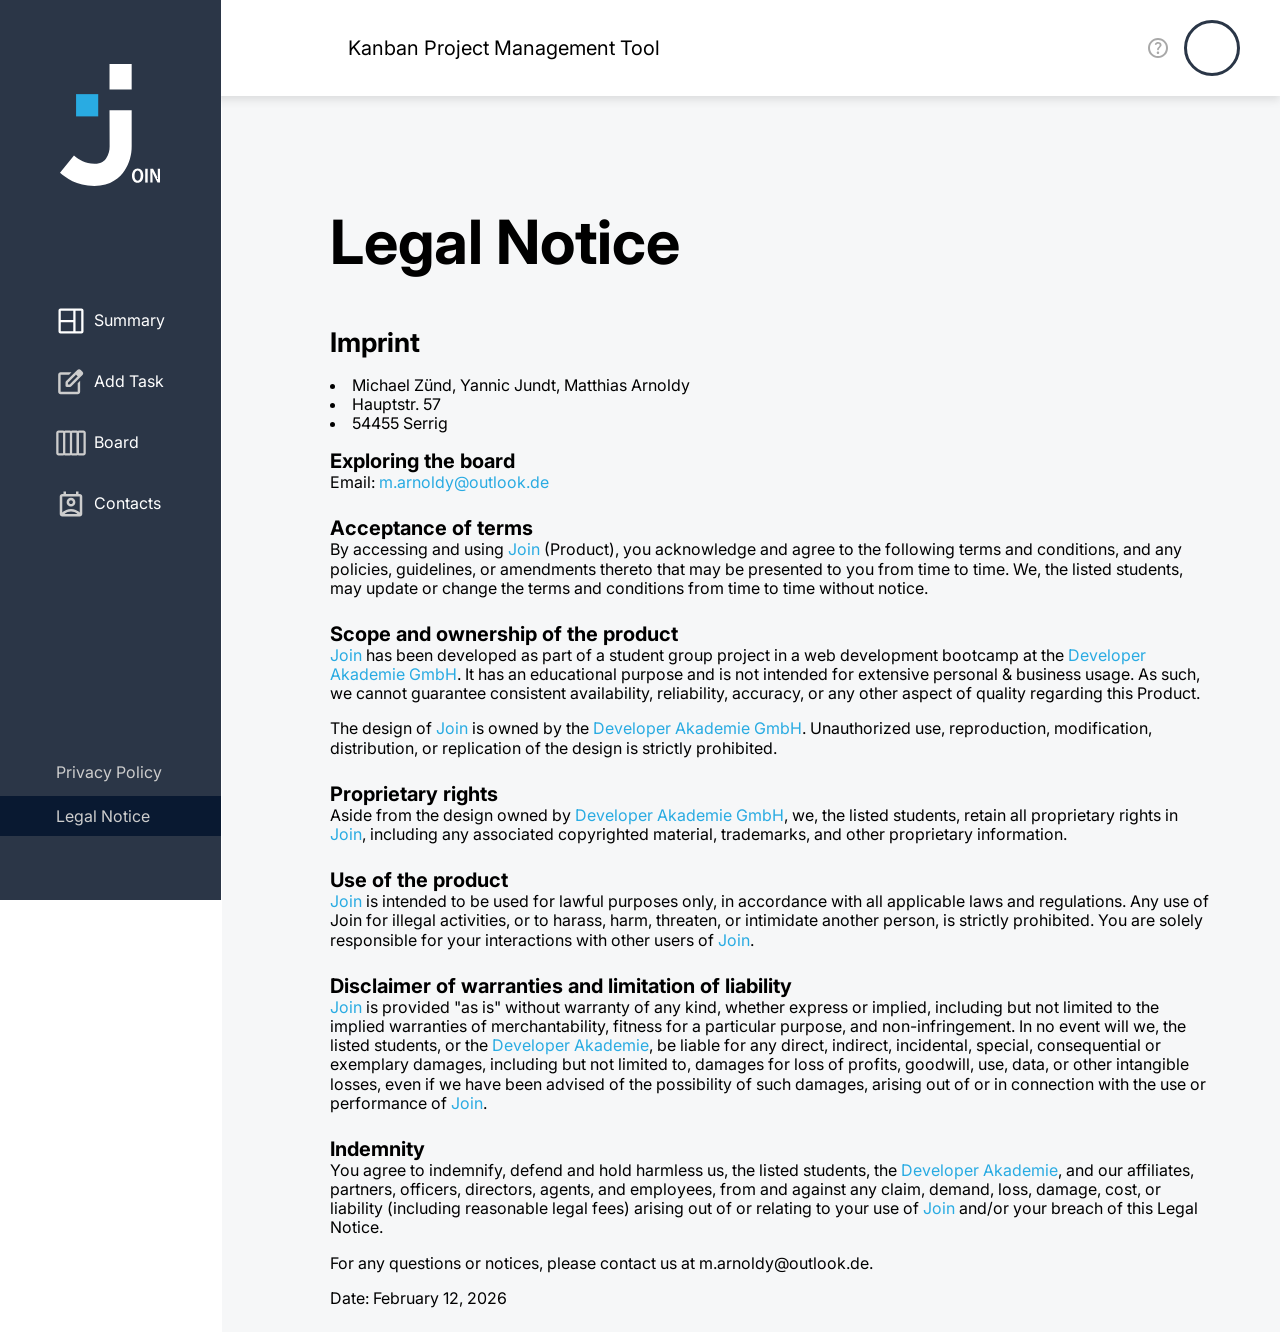
<file: templates/legalnotice.html>
<!DOCTYPE html>
<html lang="de">
   <head>
      <meta charset="UTF-8" />
      <meta name="viewport" content="width=device-width, initial-scale=1.0" />
      <title>Legal Notice</title>

      <link
         rel="icon"
         href="../assets/icons/desktop/logoFavicon.svg"
         type="image/svg+xml"
         media="(prefers-color-scheme: light)" />
      <link
         rel="icon"
         href="../assets/icons/desktop/logo.svg"
         type="image/svg+xml"
         media="(prefers-color-scheme: dark)" />

      <script src="../scripts/template.js"></script>
      <script src="../scripts/legalInformation.js"></script>
      <script src="../scripts/global-auth-routing.js"></script>
      <script src="../script.js"></script>

      <link rel="stylesheet" href="../styles/standard.css" />
      <link rel="stylesheet" href="../style.css" />
      <link rel="stylesheet" href="../styles/components/navigation.css" />
      <link rel="stylesheet" href="../styles/components/header.css" />
      <link rel="stylesheet" href="../styles/components/dropdown.css" />
      <link rel="stylesheet" href="../styles/components/app-shell.css" />
      <link rel="stylesheet" href="../styles/components/app-shell-responsive.css" />
      <link rel="stylesheet" href="../styles/legal.css" />
   </head>
   <body>
      <div class="rotate-lock">Please rotate your device to portrait mode.</div>
      <nav class="navBar">
         <header class="navBar__logo logo">
            <img
               class="logoIcon"
               src="../assets/icons/desktop/logo.svg"
               alt="Logo" />
         </header>
         <main class="navBar__menu">
            <ul class="navBar__list list">
               <li class="navBar__quicklink" id="nav-summary">
                  <img
                     src="../assets/icons/desktop/summary.svg"
                     alt=""
                     class="quicklink__icon" />
                  <span>Summary</span>
               </li>
               <li class="navBar__quicklink quicklink" id="nav-add-task">
                  <img
                     src="../assets/icons/desktop/addTask.svg"
                     alt=""
                     class="quicklink__icon" />
                  <span>Add Task</span>
               </li>
               <li class="navBar__quicklink quicklink" id="nav-board">
                  <img
                     src="../assets/icons/desktop/board.svg"
                     alt=""
                     class="quicklink__icon" />
                  <span>Board</span>
               </li>
               <li class="navBar__quicklink quicklink" id="nav-contacts">
                  <img
                     src="../assets/icons/desktop/contacts.svg"
                     alt=""
                     class="quicklink__icon" />
                  <span>Contacts</span>
               </li>
            </ul>
         </main>
         <footer class="navBar__legalInformation">
            <p class="legalInformation" id="nav-Privacy-Policy">
               Privacy Policy
            </p>
            <p
               class="legalInformation navBar__quicklink--active"
               id="nav-Legal-Notice">
               Legal Notice
            </p>
         </footer>
      </nav>
      <section class="mainArea">
         <header class="header">
            <div class="header_flex-instructions topBar">
               <img
                  src="../assets/icons/desktop/Dark_Logo.svg"
                  alt="Logo"
                  class="logo__dark" />
               <span class="topBar__name">Kanban Project Management Tool</span>
               <section class="topBar__loginHelp">
                  <img
                     src="../assets/icons/desktop/help.svg"
                     alt="Help Icon"
                     class="help__icon"
                     id="help" />
                  <span id="login__initials" class="login__initials"></span>
               </section>
            </div>
         </header>
         <div id="dropdownMenu" class="header__dropdown">
            <ul class="header__dropdown-quicklinks">
               <li class="header__dropdown-quicklink" id="dropdownHelp">
                  Help
               </li>
               <li
                  class="header__dropdown-quicklink"
                  id="dropdownPrivacyPolicy">
                  Privacy Policy
               </li>
               <li class="header__dropdown-quicklink" id="dropdownLegalNotice">
                  Legal Notice
               </li>
               <li class="header__dropdown-quicklink" id="dropdownLog">
                  Log out
               </li>
            </ul>
         </div>
         <main class="main content_max-width">
            <div class="main_flex-instructions">
               <section class="headline">
                  <h1 class="headline__name headline__legalinformation">
                     Legal Notice
                  </h1>
               </section>
               <section class="textcontent">
                  <div class="legal__imprint">
                     <h3 class="legal__heading">Imprint</h3>
                     <ul class="legal__list">
                        <li class="legal__text">
                           Michael Zünd, Yannic Jundt, Matthias Arnoldy
                        </li>
                        <li class="legal__text">Hauptstr. 57</li>
                        <li class="legal__text">54455 Serrig</li>
                     </ul>
                     <section class="legal__textwrapper">
                        <h4 class="legal__subheading">Exploring the board</h4>
                        <p class="legal__text">
                           Email:
                           <span class="legal__text--secondary"
                              >m.arnoldy@outlook.de</span
                           >
                        </p>
                     </section>
                  </div>
                  <section class="legal__textwrapper">
                     <h4 class="legal__subheading">Acceptance of terms</h4>
                     <p class="legal__text">
                        By accessing and using
                        <span class="legal__text--secondary">Join</span>
                        (Product), you acknowledge and agree to the following
                        terms and conditions, and any policies, guidelines, or
                        amendments thereto that may be presented to you from
                        time to time. We, the listed students, may update or
                        change the terms and conditions from time to time
                        without notice.
                     </p>
                  </section>
                  <section class="legal__textwrapper">
                     <h4 class="legal__subheading">
                        Scope and ownership of the product
                     </h4>
                     <div class="legal__textwrapper--gap">
                        <p class="legal__text">
                           <span class="legal__text--secondary">Join</span> has
                           been developed as part of a student group project in
                           a web development bootcamp at the
                           <span class="legal__text--secondary"
                              >Developer Akademie GmbH</span
                           >. It has an educational purpose and is not intended
                           for extensive personal & business usage. As such, we
                           cannot guarantee consistent availability,
                           reliability, accuracy, or any other aspect of quality
                           regarding this Product.
                        </p>
                        <p class="legal__text">
                           The design of
                           <span class="legal__text--secondary">Join</span> is
                           owned by the
                           <span class="legal__text--secondary"
                              >Developer Akademie GmbH</span
                           >. Unauthorized use, reproduction, modification,
                           distribution, or replication of the design is
                           strictly prohibited.
                        </p>
                     </div>
                  </section>
                  <section class="legal__textwrapper">
                     <h4 class="legal__subheading">Proprietary rights</h4>
                     <p class="legal__text">
                        Aside from the design owned by
                        <span class="legal__text--secondary"
                           >Developer Akademie GmbH</span
                        >, we, the listed students, retain all proprietary
                        rights in
                        <span class="legal__text--secondary">Join</span>,
                        including any associated copyrighted material,
                        trademarks, and other proprietary information.
                     </p>
                  </section>
                  <section class="legal__textwrapper">
                     <h4 class="legal__subheading">Use of the product</h4>
                     <p class="legal__text">
                        <span class="legal__text--secondary">Join</span> is
                        intended to be used for lawful purposes only, in
                        accordance with all applicable laws and regulations. Any
                        use of Join for illegal activities, or to harass, harm,
                        threaten, or intimidate another person, is strictly
                        prohibited. You are solely responsible for your
                        interactions with other users of
                        <span class="legal__text--secondary">Join</span>.
                     </p>
                  </section>
                  <section class="legal__textwrapper">
                     <h4 class="legal__subheading">
                        Disclaimer of warranties and limitation of liability
                     </h4>
                     <p class="legal__text">
                        <span class="legal__text--secondary">Join</span> is
                        provided "as is" without warranty of any kind, whether
                        express or implied, including but not limited to the
                        implied warranties of merchantability, fitness for a
                        particular purpose, and non-infringement. In no event
                        will we, the listed students, or the
                        <span class="legal__text--secondary"
                           >Developer Akademie</span
                        >, be liable for any direct, indirect, incidental,
                        special, consequential or exemplary damages, including
                        but not limited to, damages for loss of profits,
                        goodwill, use, data, or other intangible losses, even if
                        we have been advised of the possibility of such damages,
                        arising out of or in connection with the use or
                        performance of
                        <span class="legal__text--secondary">Join</span>.
                     </p>
                  </section>
                  <section class="legal__textwrapper">
                     <h4 class="legal__subheading">Indemnity</h4>
                     <div class="legal__textwrapper--gap">
                        <p class="legal__text">
                           You agree to indemnify, defend and hold harmless us,
                           the listed students, the
                           <span class="legal__text--secondary"
                              >Developer Akademie</span
                           >, and our affiliates, partners, officers, directors,
                           agents, and employees, from and against any claim,
                           demand, loss, damage, cost, or liability (including
                           reasonable legal fees) arising out of or relating to
                           your use of
                           <span class="legal__text--secondary">Join</span>
                           and/or your breach of this Legal Notice.
                        </p>
                        <p class="legal__text">
                           For any questions or notices, please contact us at
                           m.arnoldy@outlook.de.
                        </p>
                        <p class="legal__text">Date: February 12, 2026</p>
                     </div>
                  </section>
               </section>
            </div>
         </main>
      </section>
   </body>
</html>
</file>
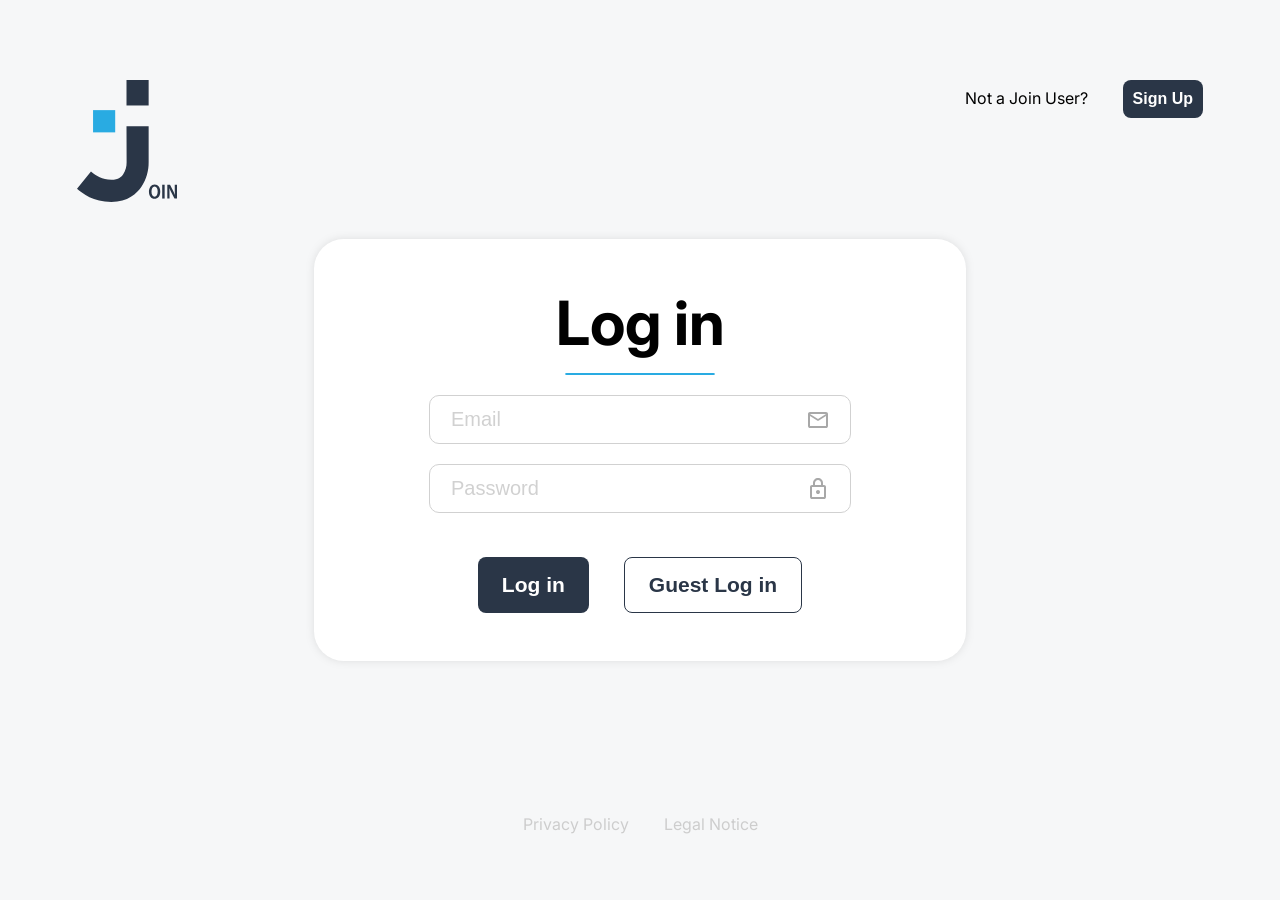
<file: templates/login.html>
<!DOCTYPE html>
<html lang="de">
<head>
    <meta charset="UTF-8">
    <meta name="viewport" content="width=device-width, initial-scale=1.0">
    <title>Join - Login</title>

    <link
         rel="icon"
         href="../assets/icons/desktop/logoFavicon.svg"
         type="image/svg+xml"
         media="(prefers-color-scheme: light)" />
      <link
         rel="icon"
         href="../assets/icons/desktop/logo.svg"
         type="image/svg+xml"
         media="(prefers-color-scheme: dark)" />

    <script src="../scripts/template.js"></script>
    <script src="../scripts/auth/login.js"></script>
    <script src="../scripts/auth/index.js"></script>
    <script src="../scripts/legalInformation.js"></script>
    <script src="../scripts/global-auth-routing.js"></script>
    <script src="../script.js"></script>

    <link rel="stylesheet" href="../styles/standard.css">
    <link rel="stylesheet" href="../style.css">
    <link rel="stylesheet" href="../styles/login/layout.css">
    <link rel="stylesheet" href="../styles/login/forms.css">
    <link rel="stylesheet" href="../styles/login/buttons.css">
    <link rel="stylesheet" href="../styles/login/responsive.css">
</head>
<body data-skip-splash="true">
    <div class="rotate-lock">Please rotate your device to portrait mode.</div>
    <div id="main-content" class="main-content main-content--opacity">
        <header>
            <img src="../assets/icons/desktop/Dark_Logo.svg" alt="Logo" class="main-content--signup-logo">
            <div class="header__flex-instructions">
                <div class="login__signup">
                    <p class="login__signup--question">Not a Join User?</p>
                    <button id="signup-button" class="login__button button">Sign Up</button>
                </div>
            </div>
        </header>
        <main>
            <div class="login__window">
                <div class="login__headline">
                    <h1 class="login__header">Log in</h1>
                    <img src="../assets/icons/desktop/login__dividingLine.svg" alt="Dividing Line" class="login__headline--line">
                </div>
                <form action="#" class="login__formular">
                    <div class="login__input-field">
                        <input type="email" class="login__input login__input--email" autocomplete="off" placeholder="Email">
                        <img src="../assets/icons/desktop/mail.svg" alt="" class="login__email-icon" />
                    </div>
                    <div class="login__inputFieldError">
                        <div class="login__input-field">
                            <input type="password" class="login__input login__input--password" autocomplete="off" placeholder="Password">
                            <img id="password-icon" src="../assets/icons/desktop/lock.svg" alt="" class="login__lock-icon" />
                        </div>
                        <span class="login__input--required">
                            Check your email and password. Please try again.
                        </span>
                    </div>
                </form>
                <div class="login__buttonArea">
                    <button id="login-button" class="login__button--login login__button button">Log in</button>
                    <button id="guest-login-button" class="login__button--login login__button--guest button">Guest Log in</button>
                </div>
            </div>
        </main>
        <footer class="login__legalInformation--area">
            <a href="./privacy-Policy.html?from=login" class="login__legalInformation" id="index-privacy-policy" onclick="return prepareLoginLegalNavigation()">
                Privacy Policy
            </a>
            <a href="./legalnotice.html?from=login" class="login__legalInformation" id="index-legal-notice" onclick="return prepareLoginLegalNavigation()">Legal Notice</a>
        </footer>
    </div>
</body>
</html>
</file>
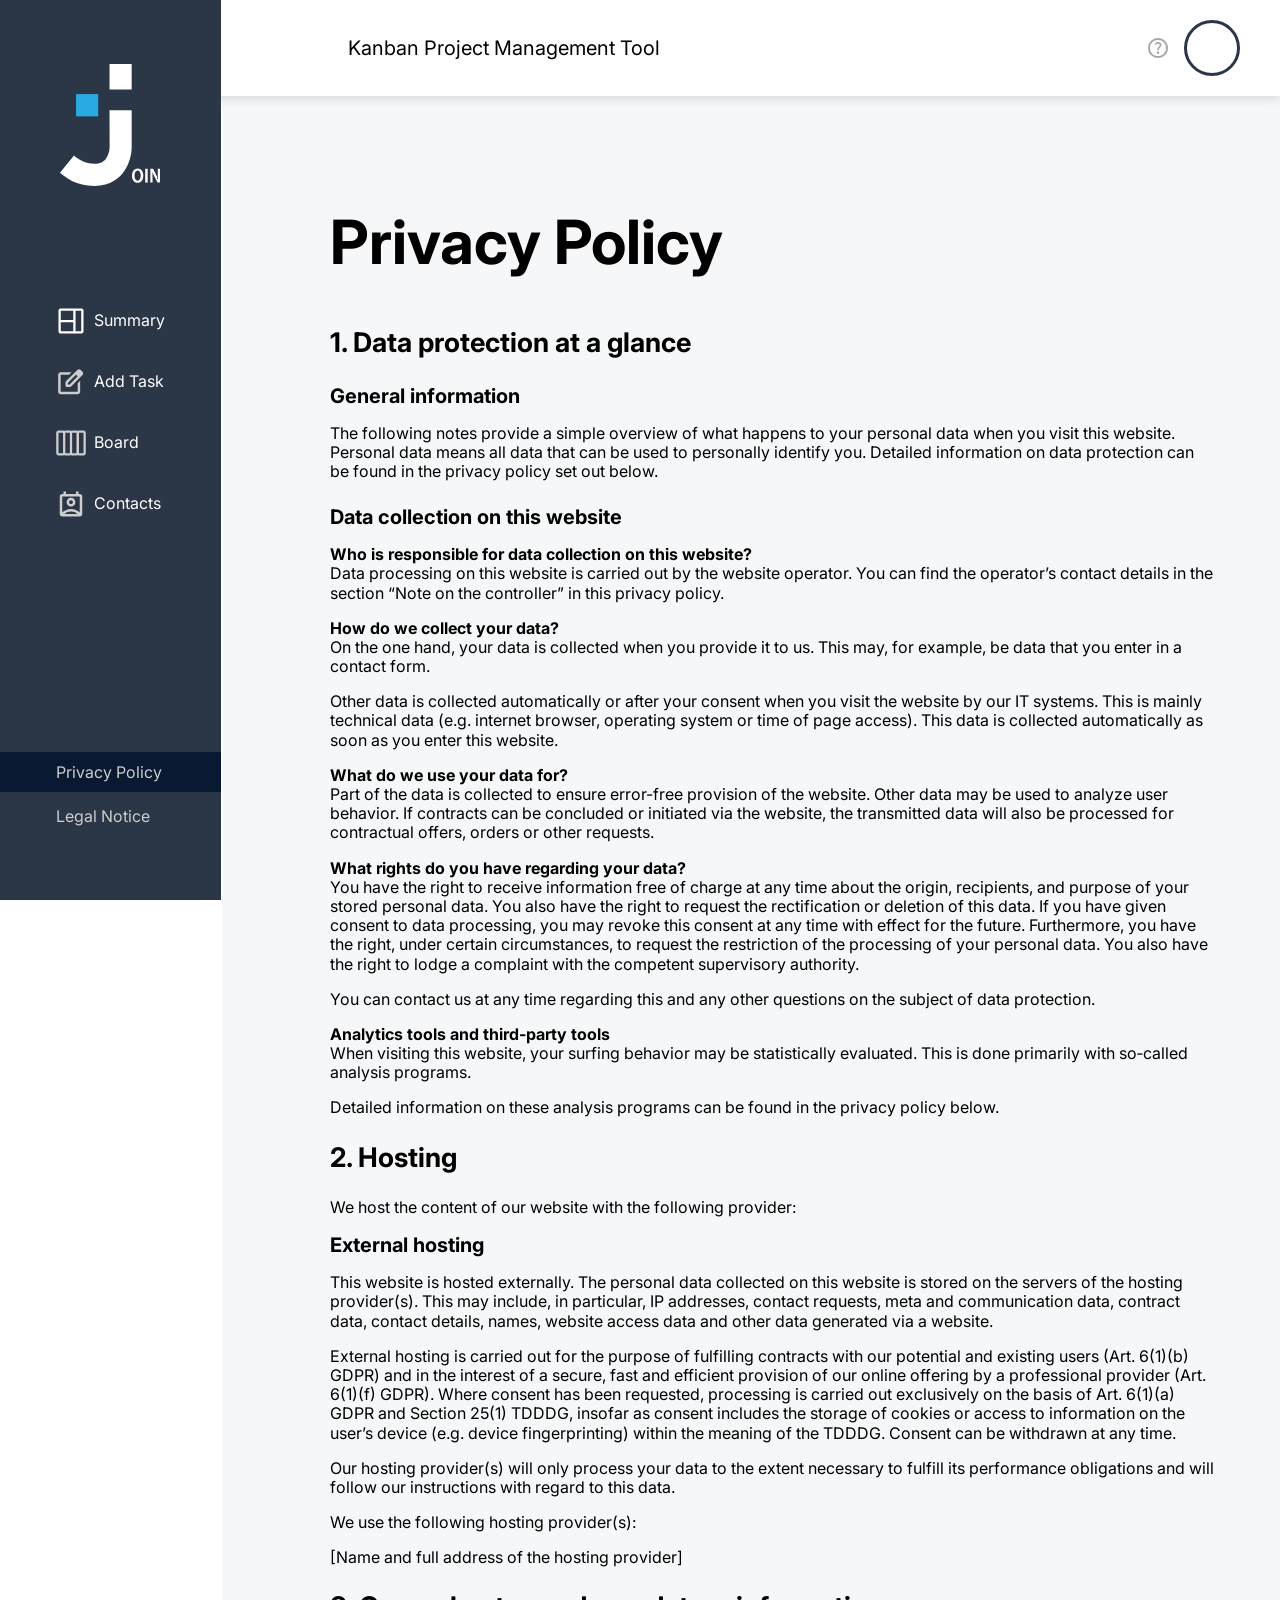
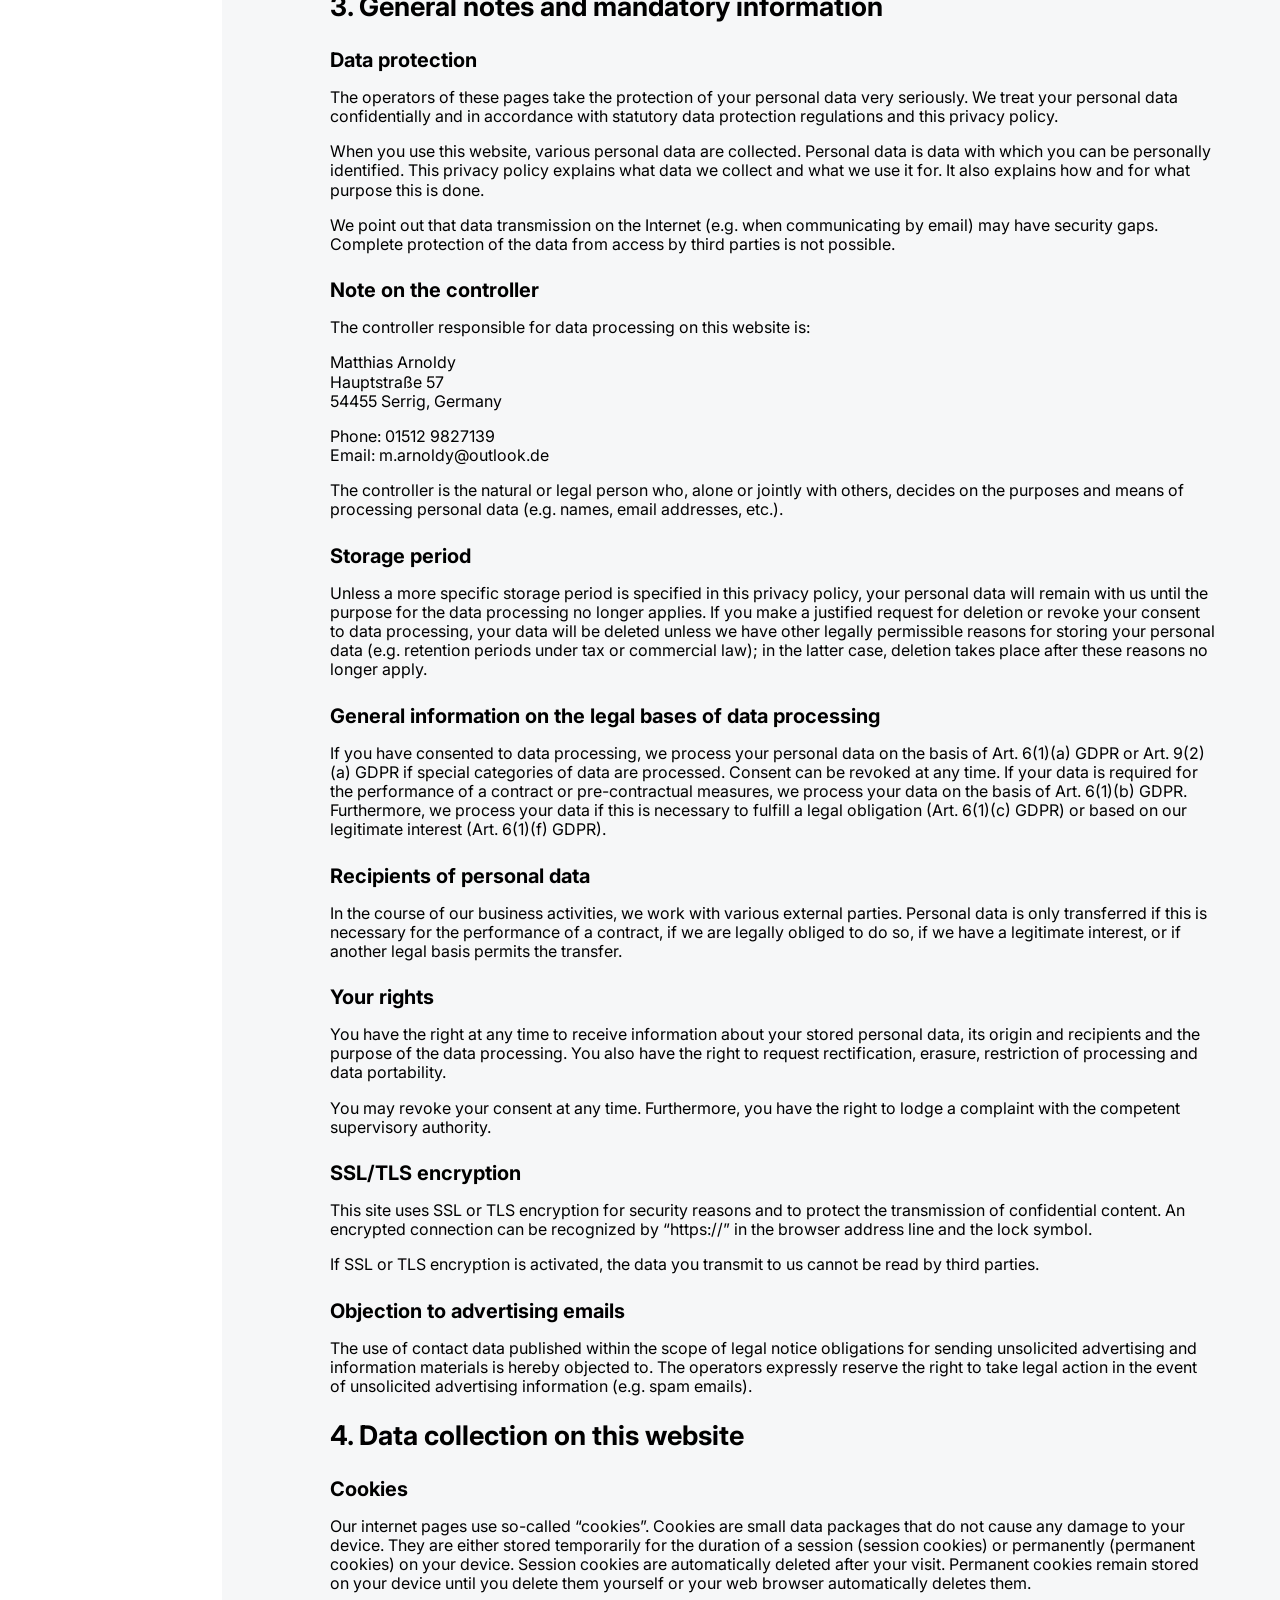
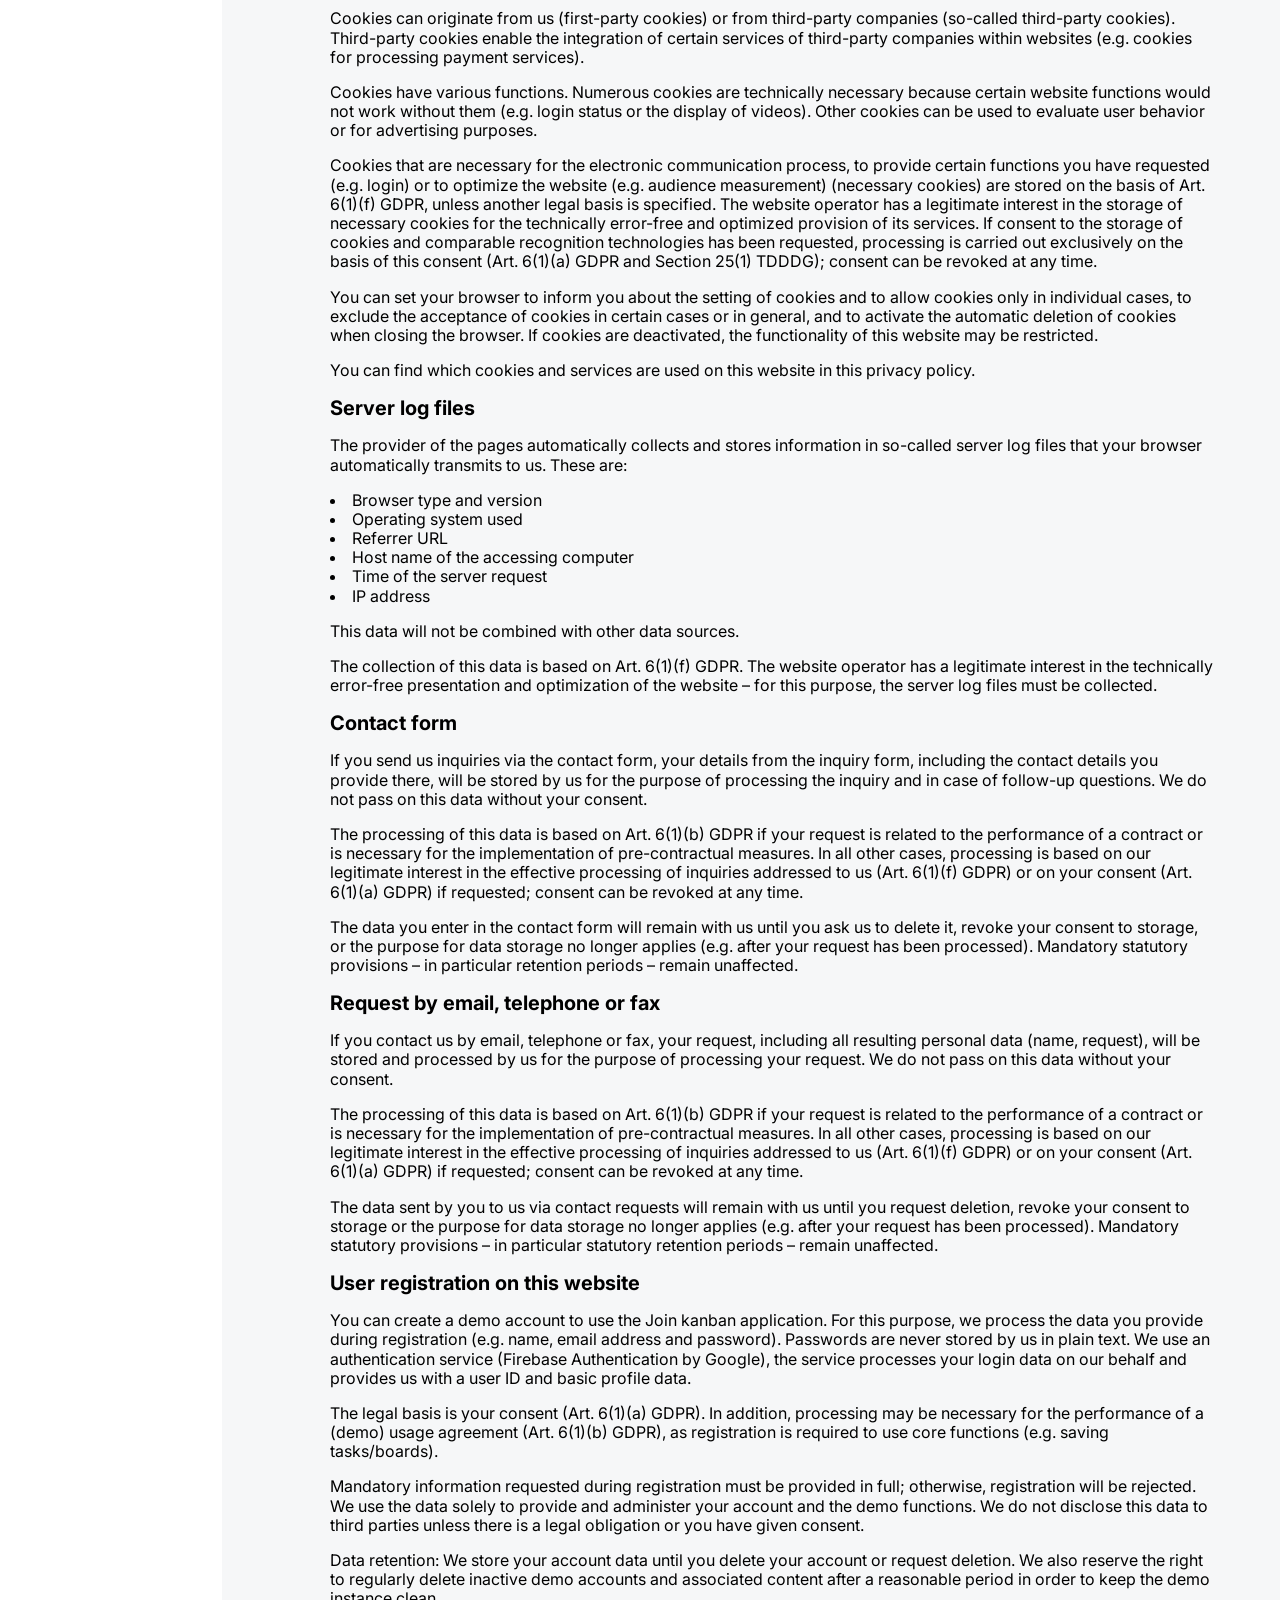
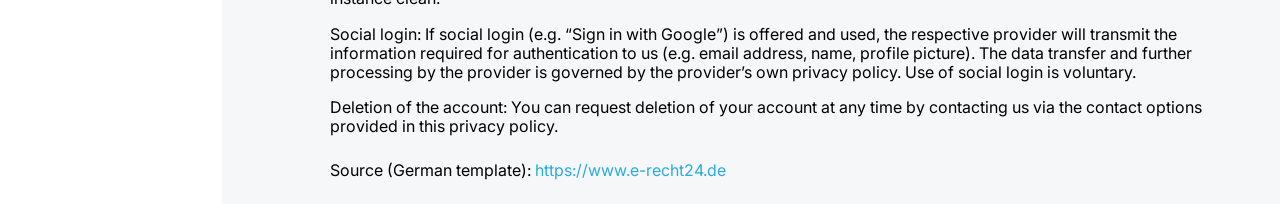
<file: templates/privacy-Policy.html>
<!DOCTYPE html>
<html lang="de">
   <head>
      <meta charset="UTF-8" />
      <meta name="viewport" content="width=device-width, initial-scale=1.0" />
      <title>Privacy Policy</title>

      <link
         rel="icon"
         href="../assets/icons/desktop/logoFavicon.svg"
         type="image/svg+xml"
         media="(prefers-color-scheme: light)" />
      <link
         rel="icon"
         href="../assets/icons/desktop/logo.svg"
         type="image/svg+xml"
         media="(prefers-color-scheme: dark)" />

      <script src="../scripts/template.js"></script>
      <script src="../scripts/legalInformation.js"></script>
      <script src="../scripts/global-auth-routing.js"></script>
      <script src="../script.js"></script>

      <link rel="stylesheet" href="../styles/standard.css" />
      <link rel="stylesheet" href="../style.css" />
      <link rel="stylesheet" href="../styles/components/navigation.css" />
      <link rel="stylesheet" href="../styles/components/header.css" />
      <link rel="stylesheet" href="../styles/components/dropdown.css" />
      <link rel="stylesheet" href="../styles/components/app-shell.css" />
      <link rel="stylesheet" href="../styles/components/app-shell-responsive.css" />
      <link rel="stylesheet" href="../styles/legal.css" />
   </head>
   <body>
      <div class="rotate-lock">Please rotate your device to portrait mode.</div>
      <nav class="navBar">
         <header class="navBar__logo logo">
            <img
               class="logoIcon"
               src="../assets/icons/desktop/logo.svg"
               alt="Logo" />
         </header>
         <main class="navBar__menu">
            <ul class="navBar__list list">
               <li class="navBar__quicklink" id="nav-summary">
                  <img
                     src="../assets/icons/desktop/summary.svg"
                     alt=""
                     class="quicklink__icon" />
                  <span>Summary</span>
               </li>
               <li class="navBar__quicklink quicklink" id="nav-add-task">
                  <img
                     src="../assets/icons/desktop/addTask.svg"
                     alt=""
                     class="quicklink__icon" />
                  <span>Add Task</span>
               </li>
               <li class="navBar__quicklink quicklink" id="nav-board">
                  <img
                     src="../assets/icons/desktop/board.svg"
                     alt=""
                     class="quicklink__icon" />
                  <span>Board</span>
               </li>
               <li class="navBar__quicklink quicklink" id="nav-contacts">
                  <img
                     src="../assets/icons/desktop/contacts.svg"
                     alt=""
                     class="quicklink__icon" />
                  <span>Contacts</span>
               </li>
            </ul>
         </main>
         <footer class="navBar__legalInformation">
            <p
               class="legalInformation navBar__quicklink--active"
               id="nav-Privacy-Policy">
               Privacy Policy
            </p>
            <p class="legalInformation" id="nav-Legal-Notice">Legal Notice</p>
         </footer>
      </nav>
      <section class="mainArea">
         <header class="header">
            <div class="header_flex-instructions topBar">
               <img
                  src="../assets/icons/desktop/Dark_Logo.svg"
                  alt="Logo"
                  class="logo__dark" />
               <span class="topBar__name">Kanban Project Management Tool</span>
               <section class="topBar__loginHelp">
                  <img
                     src="../assets/icons/desktop/help.svg"
                     alt="Help Icon"
                     class="help__icon"
                     id="help" />
                  <span id="login__initials" class="login__initials"></span>
               </section>
            </div>
         </header>
         <div id="dropdownMenu" class="header__dropdown">
            <ul class="header__dropdown-quicklinks">
               <li class="header__dropdown-quicklink" id="dropdownHelp">
                  Help
               </li>
               <li
                  class="header__dropdown-quicklink"
                  id="dropdownPrivacyPolicy">
                  Privacy Policy
               </li>
               <li class="header__dropdown-quicklink" id="dropdownLegalNotice">
                  Legal Notice
               </li>
               <li class="header__dropdown-quicklink" id="dropdownLog">
                  Log out
               </li>
            </ul>
         </div>
         <main class="main content_max-width">
            <div class="main_flex-instructions">
               <section class="headline">
                  <h1 class="headline__name headline__legalinformation">
                     Privacy Policy
                  </h1>
               </section>
               <section class="textcontent">
                  <h3 class="legal__heading">1. Data protection at a glance</h3>
                  <section class="legal__textwrapper--gap">
                     <h4 class="legal__subheading">General information</h4>
                     <p class="legal__text">
                        The following notes provide a simple overview of what
                        happens to your personal data when you visit this
                        website. Personal data means all data that can be used
                        to personally identify you. Detailed information on data
                        protection can be found in the privacy policy set out
                        below.
                     </p>
                  </section>
                  <section class="legal__textwrapper--gap">
                     <h4 class="legal__subheading">
                        Data collection on this website
                     </h4>
                     <div class="legal__textwrapper">
                        <h4>
                           Who is responsible for data collection on this
                           website?
                        </h4>
                        <p>
                           Data processing on this website is carried out by the
                           website operator. You can find the operator’s contact
                           details in the section “Note on the controller” in
                           this privacy policy.
                        </p>
                     </div>
                     <div class="legal__textwrapper">
                        <h4>How do we collect your data?</h4>
                        <div class="legal__textwrapper--gap">
                           <p>
                              On the one hand, your data is collected when you
                              provide it to us. This may, for example, be data
                              that you enter in a contact form.
                           </p>
                           <p>
                              Other data is collected automatically or after
                              your consent when you visit the website by our IT
                              systems. This is mainly technical data (e.g.
                              internet browser, operating system or time of page
                              access). This data is collected automatically as
                              soon as you enter this website.
                           </p>
                        </div>
                     </div>
                     <div class="legal__textwrapper">
                        <h4>What do we use your data for?</h4>
                        <p>
                           Part of the data is collected to ensure error-free
                           provision of the website. Other data may be used to
                           analyze user behavior. If contracts can be concluded
                           or initiated via the website, the transmitted data
                           will also be processed for contractual offers, orders
                           or other requests.
                        </p>
                     </div>
                     <div class="legal__textwrapper">
                        <h4>What rights do you have regarding your data?</h4>
                        <div class="legal__textwrapper--gap">
                           <p>
                              You have the right to receive information free of
                              charge at any time about the origin, recipients,
                              and purpose of your stored personal data. You also
                              have the right to request the rectification or
                              deletion of this data. If you have given consent
                              to data processing, you may revoke this consent at
                              any time with effect for the future. Furthermore,
                              you have the right, under certain circumstances,
                              to request the restriction of the processing of
                              your personal data. You also have the right to
                              lodge a complaint with the competent supervisory
                              authority.
                           </p>
                           <p>
                              You can contact us at any time regarding this and
                              any other questions on the subject of data
                              protection.
                           </p>
                        </div>
                     </div>
                     <div class="legal__textwrapper">
                        <h4>Analytics tools and third-party tools</h4>
                        <div class="legal__textwrapper--gap">
                           <p>
                              When visiting this website, your surfing behavior
                              may be statistically evaluated. This is done
                              primarily with so‑called analysis programs.
                           </p>
                           <p>
                              Detailed information on these analysis programs
                              can be found in the privacy policy below.
                           </p>
                        </div>
                     </div>
                  </section>
                  <h3 class="legal__heading">2. Hosting</h3>
                  <section class="legal__textwrapper--gap">
                     <p class="legal__text">
                        We host the content of our website with the following
                        provider:
                     </p>
                     <h4 class="legal__subheading">External hosting</h4>
                     <div class="legal__textwrapper--gap">
                        <p class="legal__text">
                           This website is hosted externally. The personal data
                           collected on this website is stored on the servers of
                           the hosting provider(s). This may include, in
                           particular, IP addresses, contact requests, meta and
                           communication data, contract data, contact details,
                           names, website access data and other data generated
                           via a website.
                        </p>
                        <p class="legal__text">
                           External hosting is carried out for the purpose of
                           fulfilling contracts with our potential and existing
                           users (Art. 6(1)(b) GDPR) and in the interest of a
                           secure, fast and efficient provision of our online
                           offering by a professional provider (Art. 6(1)(f)
                           GDPR). Where consent has been requested, processing
                           is carried out exclusively on the basis of Art.
                           6(1)(a) GDPR and Section 25(1) TDDDG, insofar as
                           consent includes the storage of cookies or access to
                           information on the user’s device (e.g. device
                           fingerprinting) within the meaning of the TDDDG.
                           Consent can be withdrawn at any time.
                        </p>
                        <p class="legal__text">
                           Our hosting provider(s) will only process your data
                           to the extent necessary to fulfill its performance
                           obligations and will follow our instructions with
                           regard to this data.
                        </p>
                        <p class="legal__text">
                           We use the following hosting provider(s):
                        </p>
                        <p class="legal__text">
                           [Name and full address of the hosting provider]
                        </p>
                     </div>
                  </section>
                  <h3 class="legal__heading">
                     3. General notes and mandatory information
                  </h3>
                  <section class="legal__textwrapper--gap">
                     <h4 class="legal__subheading">Data protection</h4>
                     <p class="legal__text">
                        The operators of these pages take the protection of your
                        personal data very seriously. We treat your personal
                        data confidentially and in accordance with statutory
                        data protection regulations and this privacy policy.
                     </p>
                     <p class="legal__text">
                        When you use this website, various personal data are
                        collected. Personal data is data with which you can be
                        personally identified. This privacy policy explains what
                        data we collect and what we use it for. It also explains
                        how and for what purpose this is done.
                     </p>
                     <p class="legal__text">
                        We point out that data transmission on the Internet
                        (e.g. when communicating by email) may have security
                        gaps. Complete protection of the data from access by
                        third parties is not possible.
                     </p>
                  </section>
                  <section class="legal__textwrapper--gap">
                     <h4 class="legal__subheading">Note on the controller</h4>
                     <p class="legal__text">
                        The controller responsible for data processing on this
                        website is:
                     </p>
                     <p class="legal__text">
                        Matthias Arnoldy<br />
                        Hauptstraße 57<br />
                        54455 Serrig, Germany
                     </p>
                     <p class="legal__text">
                        Phone: 01512 9827139<br />
                        Email: m.arnoldy@outlook.de
                     </p>
                     <p class="legal__text">
                        The controller is the natural or legal person who, alone
                        or jointly with others, decides on the purposes and
                        means of processing personal data (e.g. names, email
                        addresses, etc.).
                     </p>
                  </section>
                  <section class="legal__textwrapper--gap">
                     <h4 class="legal__subheading">Storage period</h4>
                     <p class="legal__text">
                        Unless a more specific storage period is specified in
                        this privacy policy, your personal data will remain with
                        us until the purpose for the data processing no longer
                        applies. If you make a justified request for deletion or
                        revoke your consent to data processing, your data will
                        be deleted unless we have other legally permissible
                        reasons for storing your personal data (e.g. retention
                        periods under tax or commercial law); in the latter
                        case, deletion takes place after these reasons no longer
                        apply.
                     </p>
                  </section>
                  <section class="legal__textwrapper--gap">
                     <h4 class="legal__subheading">
                        General information on the legal bases of data
                        processing
                     </h4>
                     <p class="legal__text">
                        If you have consented to data processing, we process
                        your personal data on the basis of Art. 6(1)(a) GDPR or
                        Art. 9(2)(a) GDPR if special categories of data are
                        processed. Consent can be revoked at any time. If your
                        data is required for the performance of a contract or
                        pre-contractual measures, we process your data on the
                        basis of Art. 6(1)(b) GDPR. Furthermore, we process your
                        data if this is necessary to fulfill a legal obligation
                        (Art. 6(1)(c) GDPR) or based on our legitimate interest
                        (Art. 6(1)(f) GDPR).
                     </p>
                  </section>
                  <section class="legal__textwrapper--gap">
                     <h4 class="legal__subheading">
                        Recipients of personal data
                     </h4>
                     <p class="legal__text">
                        In the course of our business activities, we work with
                        various external parties. Personal data is only
                        transferred if this is necessary for the performance of
                        a contract, if we are legally obliged to do so, if we
                        have a legitimate interest, or if another legal basis
                        permits the transfer.
                     </p>
                  </section>
                  <section class="legal__textwrapper--gap">
                     <h4 class="legal__subheading">Your rights</h4>
                     <div class="legal__textwrapper--gap">
                        <p class="legal__text">
                           You have the right at any time to receive information
                           about your stored personal data, its origin and
                           recipients and the purpose of the data processing.
                           You also have the right to request rectification,
                           erasure, restriction of processing and data
                           portability.
                        </p>
                        <p class="legal__text">
                           You may revoke your consent at any time. Furthermore,
                           you have the right to lodge a complaint with the
                           competent supervisory authority.
                        </p>
                     </div>
                  </section>
                  <section class="legal__textwrapper--gap">
                     <h4 class="legal__subheading">SSL/TLS encryption</h4>
                     <p class="legal__text">
                        This site uses SSL or TLS encryption for security
                        reasons and to protect the transmission of confidential
                        content. An encrypted connection can be recognized by
                        “https://” in the browser address line and the lock
                        symbol.
                     </p>
                     <p class="legal__text">
                        If SSL or TLS encryption is activated, the data you
                        transmit to us cannot be read by third parties.
                     </p>
                  </section>
                  <section class="legal__textwrapper--gap">
                     <h4 class="legal__subheading">
                        Objection to advertising emails
                     </h4>
                     <p class="legal__text">
                        The use of contact data published within the scope of
                        legal notice obligations for sending unsolicited
                        advertising and information materials is hereby objected
                        to. The operators expressly reserve the right to take
                        legal action in the event of unsolicited advertising
                        information (e.g. spam emails).
                     </p>
                  </section>
                  <h3 class="legal__heading">
                     4. Data collection on this website
                  </h3>
                  <section class="legal__textwrapper--gap">
                     <h4 class="legal__subheading">Cookies</h4>
                     <div class="legal__textwrapper--gap">
                        <p class="legal__text">
                           Our internet pages use so-called “cookies”. Cookies
                           are small data packages that do not cause any damage
                           to your device. They are either stored temporarily
                           for the duration of a session (session cookies) or
                           permanently (permanent cookies) on your device.
                           Session cookies are automatically deleted after your
                           visit. Permanent cookies remain stored on your device
                           until you delete them yourself or your web browser
                           automatically deletes them.
                        </p>
                        <p class="legal__text">
                           Cookies can originate from us (first-party cookies)
                           or from third-party companies (so-called third-party
                           cookies). Third-party cookies enable the integration
                           of certain services of third-party companies within
                           websites (e.g. cookies for processing payment
                           services).
                        </p>
                        <p class="legal__text">
                           Cookies have various functions. Numerous cookies are
                           technically necessary because certain website
                           functions would not work without them (e.g. login
                           status or the display of videos). Other cookies can
                           be used to evaluate user behavior or for advertising
                           purposes.
                        </p>
                        <p class="legal__text">
                           Cookies that are necessary for the electronic
                           communication process, to provide certain functions
                           you have requested (e.g. login) or to optimize the
                           website (e.g. audience measurement) (necessary
                           cookies) are stored on the basis of Art. 6(1)(f)
                           GDPR, unless another legal basis is specified. The
                           website operator has a legitimate interest in the
                           storage of necessary cookies for the technically
                           error-free and optimized provision of its services.
                           If consent to the storage of cookies and comparable
                           recognition technologies has been requested,
                           processing is carried out exclusively on the basis of
                           this consent (Art. 6(1)(a) GDPR and Section 25(1)
                           TDDDG); consent can be revoked at any time.
                        </p>
                        <p class="legal__text">
                           You can set your browser to inform you about the
                           setting of cookies and to allow cookies only in
                           individual cases, to exclude the acceptance of
                           cookies in certain cases or in general, and to
                           activate the automatic deletion of cookies when
                           closing the browser. If cookies are deactivated, the
                           functionality of this website may be restricted.
                        </p>
                        <p class="legal__text">
                           You can find which cookies and services are used on
                           this website in this privacy policy.
                        </p>
                     </div>
                     <h4 class="legal__subheading">Server log files</h4>
                     <div class="legal__textwrapper--gap">
                        <p class="legal__text">
                           The provider of the pages automatically collects and
                           stores information in so-called server log files that
                           your browser automatically transmits to us. These
                           are:
                        </p>
                        <ul class="legal__list">
                           <li>Browser type and version</li>
                           <li>Operating system used</li>
                           <li>Referrer URL</li>
                           <li>Host name of the accessing computer</li>
                           <li>Time of the server request</li>
                           <li>IP address</li>
                        </ul>
                        <p class="legal__text">
                           This data will not be combined with other data
                           sources.
                        </p>
                        <p class="legal__text">
                           The collection of this data is based on Art. 6(1)(f)
                           GDPR. The website operator has a legitimate interest
                           in the technically error-free presentation and
                           optimization of the website – for this purpose, the
                           server log files must be collected.
                        </p>
                     </div>
                     <h4 class="legal__subheading">Contact form</h4>
                     <div class="legal__textwrapper--gap">
                        <p class="legal__text">
                           If you send us inquiries via the contact form, your
                           details from the inquiry form, including the contact
                           details you provide there, will be stored by us for
                           the purpose of processing the inquiry and in case of
                           follow-up questions. We do not pass on this data
                           without your consent.
                        </p>
                        <p class="legal__text">
                           The processing of this data is based on Art. 6(1)(b)
                           GDPR if your request is related to the performance of
                           a contract or is necessary for the implementation of
                           pre-contractual measures. In all other cases,
                           processing is based on our legitimate interest in the
                           effective processing of inquiries addressed to us
                           (Art. 6(1)(f) GDPR) or on your consent (Art. 6(1)(a)
                           GDPR) if requested; consent can be revoked at any
                           time.
                        </p>
                        <p class="legal__text">
                           The data you enter in the contact form will remain
                           with us until you ask us to delete it, revoke your
                           consent to storage, or the purpose for data storage
                           no longer applies (e.g. after your request has been
                           processed). Mandatory statutory provisions – in
                           particular retention periods – remain unaffected.
                        </p>
                     </div>
                     <h4 class="legal__subheading">
                        Request by email, telephone or fax
                     </h4>
                     <div class="legal__textwrapper--gap">
                        <p class="legal__text">
                           If you contact us by email, telephone or fax, your
                           request, including all resulting personal data (name,
                           request), will be stored and processed by us for the
                           purpose of processing your request. We do not pass on
                           this data without your consent.
                        </p>
                        <p class="legal__text">
                           The processing of this data is based on Art. 6(1)(b)
                           GDPR if your request is related to the performance of
                           a contract or is necessary for the implementation of
                           pre-contractual measures. In all other cases,
                           processing is based on our legitimate interest in the
                           effective processing of inquiries addressed to us
                           (Art. 6(1)(f) GDPR) or on your consent (Art. 6(1)(a)
                           GDPR) if requested; consent can be revoked at any
                           time.
                        </p>
                        <p class="legal__text">
                           The data sent by you to us via contact requests will
                           remain with us until you request deletion, revoke
                           your consent to storage or the purpose for data
                           storage no longer applies (e.g. after your request
                           has been processed). Mandatory statutory provisions –
                           in particular statutory retention periods – remain
                           unaffected.
                        </p>
                     </div>
                     <h4 class="legal__subheading">
                        User registration on this website
                     </h4>
                     <div class="legal__textwrapper--gap">
                        <p class="legal__text">
                           You can create a demo account to use the Join kanban
                           application. For this purpose, we process the data
                           you provide during registration (e.g. name, email
                           address and password). Passwords are never stored by
                           us in plain text. We use an authentication service
                           (Firebase Authentication by Google), the service
                           processes your login data on our behalf and provides
                           us with a user ID and basic profile data.
                        </p>
                        <p class="legal__text">
                           The legal basis is your consent (Art. 6(1)(a) GDPR).
                           In addition, processing may be necessary for the
                           performance of a (demo) usage agreement (Art. 6(1)(b)
                           GDPR), as registration is required to use core
                           functions (e.g. saving tasks/boards).
                        </p>
                        <p class="legal__text">
                           Mandatory information requested during registration
                           must be provided in full; otherwise, registration
                           will be rejected. We use the data solely to provide
                           and administer your account and the demo functions.
                           We do not disclose this data to third parties unless
                           there is a legal obligation or you have given
                           consent.
                        </p>
                        <p class="legal__text">
                           Data retention: We store your account data until you
                           delete your account or request deletion. We also
                           reserve the right to regularly delete inactive demo
                           accounts and associated content after a reasonable
                           period in order to keep the demo instance clean.
                        </p>
                        <p class="legal__text">
                           Social login: If social login (e.g. “Sign in with
                           Google”) is offered and used, the respective provider
                           will transmit the information required for
                           authentication to us (e.g. email address, name,
                           profile picture). The data transfer and further
                           processing by the provider is governed by the
                           provider’s own privacy policy. Use of social login is
                           voluntary.
                        </p>
                        <p class="legal__text">
                           Deletion of the account: You can request deletion of
                           your account at any time by contacting us via the
                           contact options provided in this privacy policy.
                        </p>
                     </div>
                  </section>
                  <p class="legal__text">
                     Source (German template):
                     <a href="https://www.e-recht24.de" target="_blank"
                        >https://www.e-recht24.de</a
                     >
                  </p>
               </section>
            </div>
         </main>
      </section>
   </body>
</html>
</file>
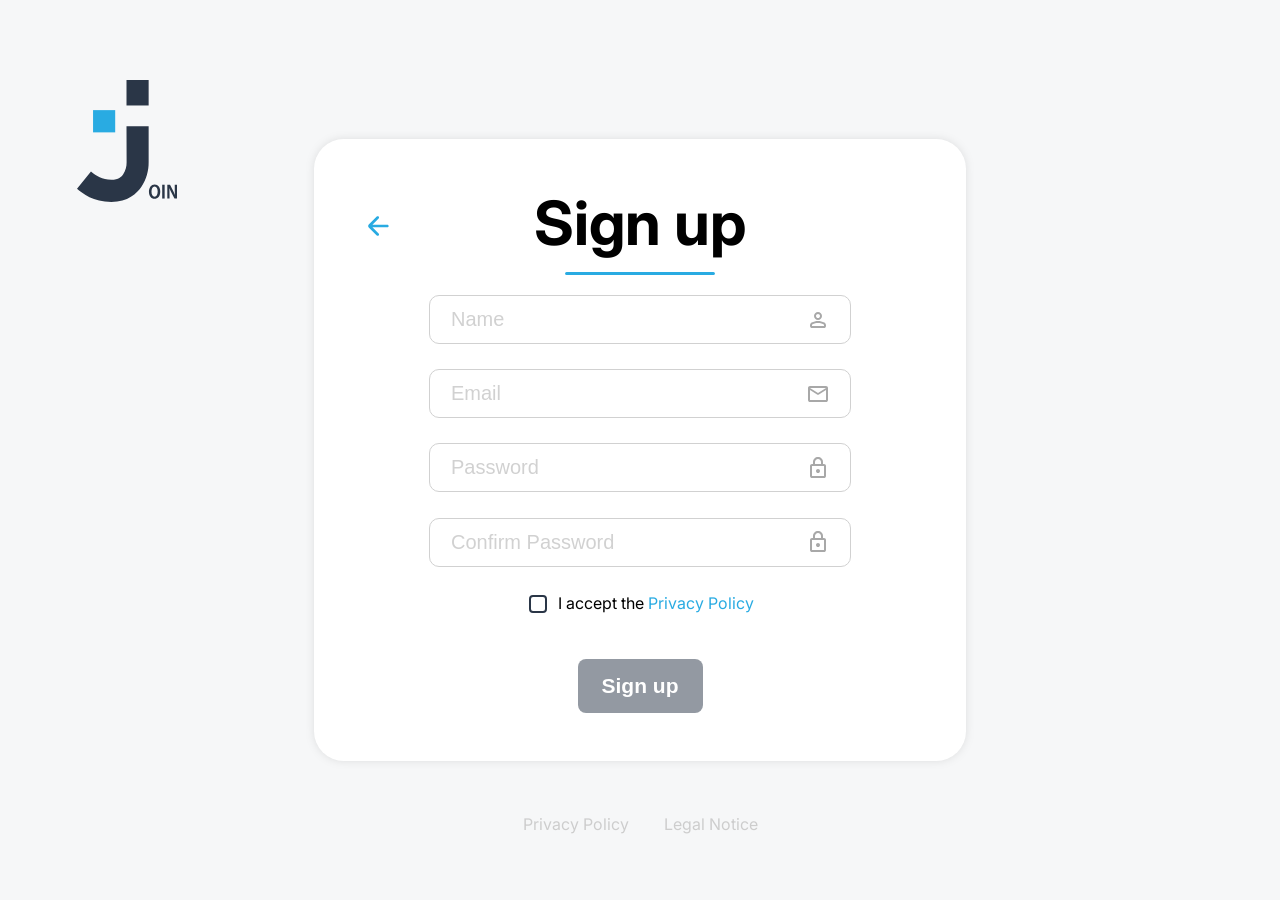
<file: templates/signup.html>
<!DOCTYPE html>
<html lang="de">
<head>
    <meta charset="UTF-8">
    <meta name="viewport" content="width=device-width, initial-scale=1.0">
    <title>Join</title>

    <link
         rel="icon"
         href="../assets/icons/desktop/logoFavicon.svg"
         type="image/svg+xml"
         media="(prefers-color-scheme: light)" />
      <link
         rel="icon"
         href="../assets/icons/desktop/logo.svg"
         type="image/svg+xml"
         media="(prefers-color-scheme: dark)" />

    <script src="../scripts/template.js"></script>
    <script src="../scripts/auth/login.js"></script>
    <script src="../scripts/auth/index.js"></script>
    <script src="../scripts/auth/signup.js"></script>
    <script src="../scripts/auth/signup-ui-write.js"></script>
    <script src="../scripts/global-auth-routing.js"></script>
    <script src="../script.js"></script>
    
    <link rel="stylesheet" href="../styles/standard.css">
    <link rel="stylesheet" href="../style.css">
    <link rel="stylesheet" href="../styles/login/layout.css">
    <link rel="stylesheet" href="../styles/login/forms.css">
    <link rel="stylesheet" href="../styles/login/buttons.css">
    <link rel="stylesheet" href="../styles/login/responsive.css">
</head>
<body>
    <div class="rotate-lock">Please rotate your device to portrait mode.</div>
    <div class="main-content--signup">
        <header class="signup__header">
            <img src="../assets/icons/desktop/Dark_Logo.svg" alt="Logo" class="main-content--signup-logo">
        </header>
        <main>
            <div class="login__window">
                <div class="login__headline">
                    <img
                        id="signup__arrowBack"
                        src="../assets/icons/desktop/arrowBack.svg"
                        alt="Arrow Back"
                        class="signup__arrowBack" />
                    <h1 class="login__header">Sign up</h1>
                    <img src="../assets/icons/desktop/login__dividingLine.svg" alt="Dividing Line" class="login__headline--line">
                </div>
                <form action="#" class="login__formular">
                    <div class="login__inputFieldError">
                        <div class="login__input-field">
                            <input type="text" class="login__input login__input--email" autocomplete="off" placeholder="Name">
                            <img src="../assets/icons/desktop/person.svg" alt="" class="login__email-icon" />
                        </div>
                        <span class="login__input--required" data-error-for="name" data-default-message="This field is required">
                            This field is required
                        </span>
                    </div>
                    <div class="login__inputFieldError">
                        <div class="login__input-field">
                            <input type="email" class="login__input login__input--email" autocomplete="off" placeholder="Email">
                            <img src="../assets/icons/desktop/mail.svg" alt="" class="login__email-icon" />
                        </div>
                        <span class="login__input--required" data-error-for="email" data-default-message="This field is required">
                            This field is required
                        </span>
                    </div>
                    <div class="login__inputFieldError">
                        <div class="login__input-field">
                            <input type="password" class="login__input login__input--password" id="password-input" autocomplete="off" placeholder="Password">
                            <img id="password-icon" src="../assets/icons/desktop/lock.svg" alt="" class="login__lock-icon" />
                        </div>
                        <span class="login__input--required" data-error-for="password" data-default-message="This field is required">
                            This field is required
                        </span>
                    </div>
                    <div class="login__inputFieldError">
                        <div class="login__input-field">
                            <input type="password" class="login__input login__input--password" id="confirm-password-input" autocomplete="off" placeholder="Confirm Password">
                            <img id="confirm-password-icon" src="../assets/icons/desktop/lock.svg" alt="" class="login__lock-icon" />
                        </div>
                        <span class="login__input--required" data-error-for="confirmPassword" data-default-message="Your passwords don't match.">
                        </span>
                    </div>
                    <div class="signup__privacy-field">
                        <div class="signup__privacy-checkbox">
                            <input type="checkbox" id="privacy-policy" class="signup__checkbox">
                            <label for="privacy-policy" class="signup__checkbox-label">
                                I accept the <a href="./privacy-Policy.html?from=signup" class="signup__privacy-link">Privacy Policy</a>
                            </label>
                        </div>
                        <span class="login__input--required signup__privacy-error" data-error-for="privacy" data-default-message="Please accept the Privacy Policy.">
                            Please accept the Privacy Policy.
                        </span>
                    </div>
                </form>
                <div class="login__buttonArea">
                    <button id="login-button" class="login__button--login login__button button">Sign up</button>
                </div>
            </div>
        </main>
        <footer class="login__legalInformation--area">
            <a href="./privacy-Policy.html?from=signup" class="login__legalInformation" id="signup-privacy-policy">
                Privacy Policy
            </a>
            <a href="./legalnotice.html?from=signup" class="login__legalInformation" id="signup-legal-notice">Legal Notice</a>
        </footer>
    </div>
</body>
</html>
</file>
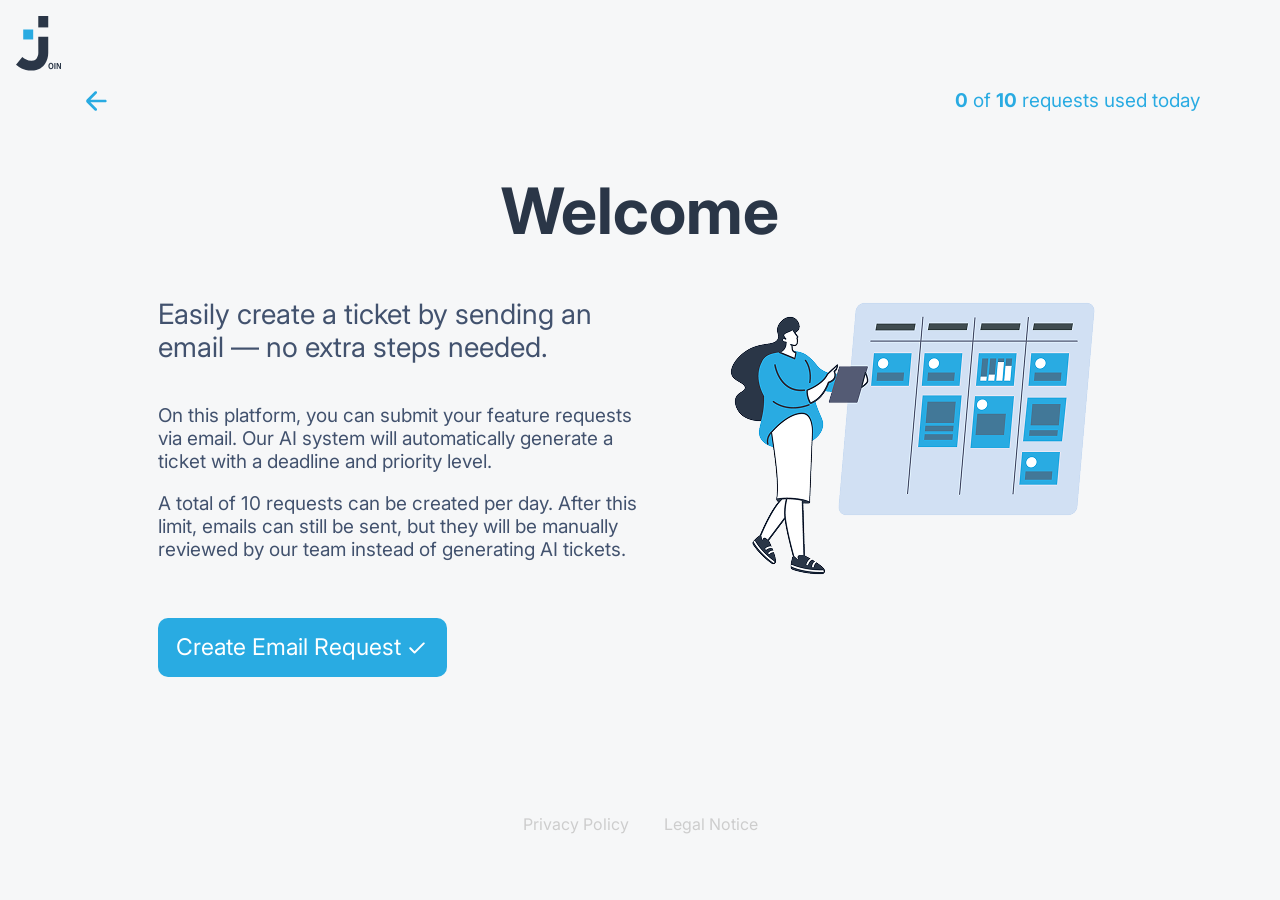
<file: templates/stakeholder.html>
<!DOCTYPE html>
<html lang="de">

<head>
    <meta charset="UTF-8">
    <meta name="viewport" content="width=device-width, initial-scale=1.0">
    <title>Join</title>

    <link rel="icon" href="../assets/icons/desktop/logoFavicon.svg" type="image/svg+xml"
        media="(prefers-color-scheme: light)" />
    <link rel="icon" href="../assets/icons/desktop/logo.svg" type="image/svg+xml"
        media="(prefers-color-scheme: dark)" />

    <script src="../scripts/template.js"></script>
    <script src="../scripts/legalInformation.js"></script>
    <script src="../scripts/global-auth-routing.js"></script>
    <script src="../scripts/daily-request-limit-init.js"></script>
    <script src="../scripts/stakeholder/stakeholder.js"></script>
    <script src="../script.js"></script>

    <link rel="stylesheet" href="../styles/standard.css">
    <link rel="stylesheet" href="../style.css">
    <link rel="stylesheet" href="../styles/login/layout.css">
    <link rel="stylesheet" href="../styles/login/forms.css">
    <link rel="stylesheet" href="../styles/login/buttons.css">
    <link rel="stylesheet" href="../styles/login/responsive.css">
    <link rel="stylesheet" href="../styles/welcome.css">
    <link rel="stylesheet" href="../styles/stakeholder.css">
</head>

<body class="stakeholder">
    <img src="../assets/icons/desktop/Dark_Logo.svg" alt="" class="stakeholder__logo">
    <main class="stakeholder__content">
        <div class="stakeholder__header--mobile">
            <h1 class="stakeholder__headline--mobile">Welcome</h1>
            <img class="stakeholder__arrowBack" src="../assets/icons/desktop/arrowBack.svg" alt="">
        </div>
        <div class="stakeholder__request">
            <img class="stakeholder__arrowBack" src="../assets/icons/desktop/arrowBack.svg" alt="">
            <p class="stakeholder__request--text">
                <span class="stakeholder__request--number">0</span>
                of
                <span class="stakeholder__request--number">10</span>
                requests used today
            </p>
        </div>
        <div class="stakeholder__overview">
            <h1 class="stakeholder__overview--headline">Welcome</h1>
            <div class="stakeholder__info">
                <div class="stakeholder__info--content">
                    <h2 class="stakeholder__info--headline">Easily create a ticket by sending an email — no extra steps
                        needed.</h2>
                    <p class="stakeholder__limit--headline" style="display:none;">The daily 10-request limit has been
                        reached!</p>
                    <img class="stakeholder__info--img stakeholder__info--imgMobile" src="../assets/icons/desktop/stakeholderImg.png" alt="">
                    <p class="stakeholder__info--text stakeholder__info--padding">On this platform, you can submit your
                        feature requests via email. Our AI system will automatically generate a ticket with a deadline
                        and priority level.</p>
                    <p class="stakeholder__info--text">A total of 10 requests can be created per day. After this limit,
                        emails can still be sent, but they will be manually reviewed by our team instead of generating
                        AI tickets.</p>
                    <a id="stakeholder__button--limit" class="stakeholder__button stakeholder__button--limit"
                        style="display:none;"
                        target="_blank" rel="noopener noreferrer" href="https://mail.google.com/mail/?view=cm&to=joinemailrequest%40gmail.com&su=Email%20Request&body=Title%3A%20%0A%0ADescription%3A%20%0A%0ADue%20date%3A%20%0A%0APriority%3A%20%0A%0ACategory%20%28Technical%20task%20or%20User%20Story%29%3A%20%0A%0ASubtasks%3A%20">
                        <span>Send an email</span>
                        <img src="../assets/icons/desktop/stakeholder__check.svg" alt="">
                    </a>
                </div>
                <img class="stakeholder__info--img" src="../assets/icons/desktop/stakeholderImg.png" alt="">
            </div>
            <a id="stakeholder__button--default" class="stakeholder__button"
                target="_blank" rel="noopener noreferrer" href="https://mail.google.com/mail/?view=cm&to=joinemailrequest%40gmail.com&su=Email%20Request&body=Title%3A%20%0A%0ADescription%3A%20%0A%0ADue%20date%3A%20%0A%0APriority%3A%20%0A%0ACategory%20%28Technical%20task%20or%20User%20Story%29%3A%20%0A%0ASubtasks%3A%20">
                <span>Create Email Request</span>
                <img src="../assets/icons/desktop/stakeholder__check.svg" alt="">
            </a>
        </div>
    </main>
    <footer class="login__legalInformation--area stakeholder__legalInformation">
        <a href="./privacy-Policy.html?from=login" class="login__legalInformation" id="index-privacy-policy"
            onclick="return prepareLoginLegalNavigation()">
            Privacy Policy
        </a>
        <a href="./legalnotice.html?from=login" class="login__legalInformation" id="index-legal-notice"
            onclick="return prepareLoginLegalNavigation()">Legal Notice</a>
    </footer>
</body>

</html>
</file>
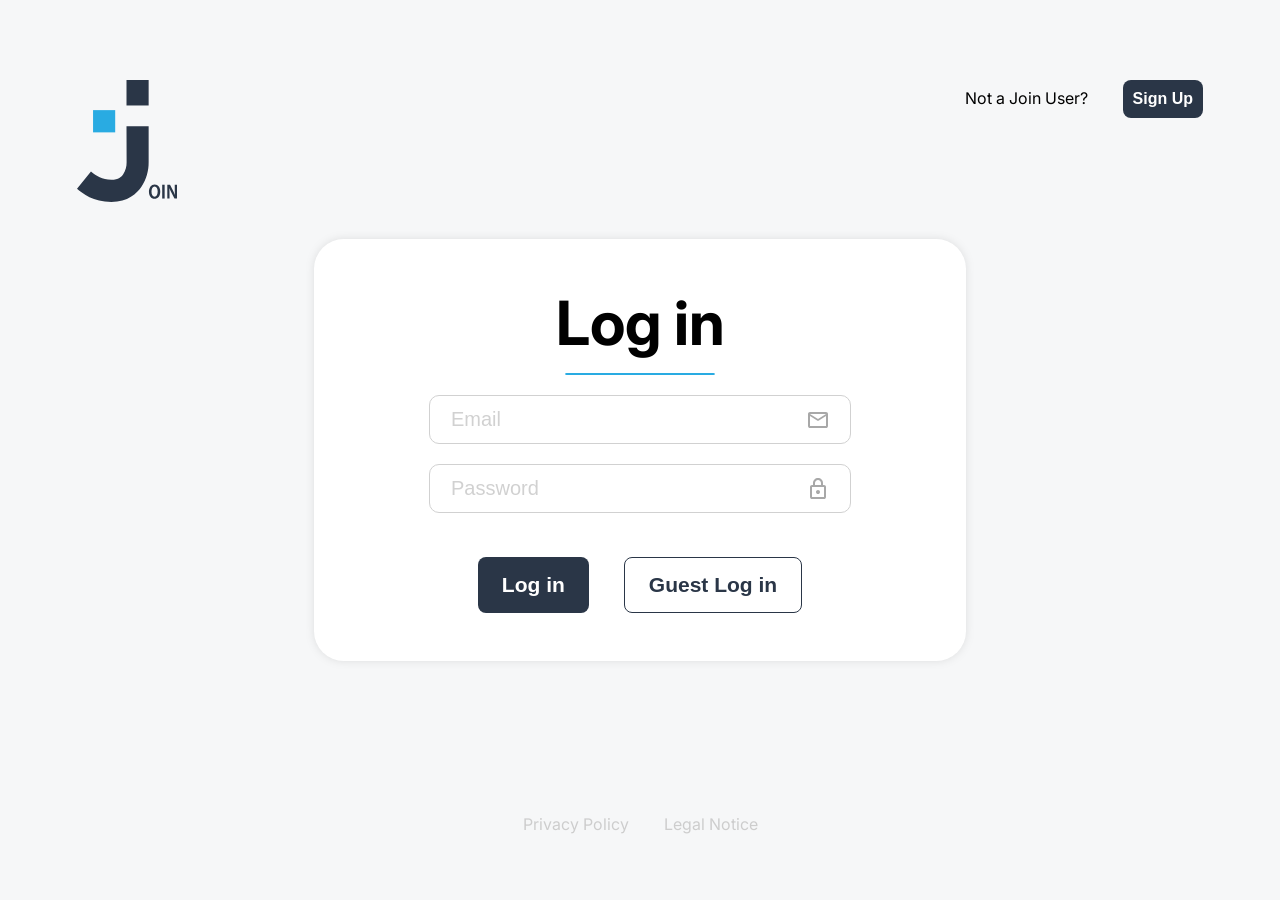
<file: templates/summary.html>
<!DOCTYPE html>
<html lang="de">

<head>
   <meta charset="UTF-8" />
   <meta name="viewport" content="width=device-width, initial-scale=1.0" />
   <title>Join</title>

   <link rel="icon" href="../assets/icons/desktop/logoFavicon.svg" type="image/svg+xml"
      media="(prefers-color-scheme: light)" />
   <link rel="icon" href="../assets/icons/desktop/logo.svg" type="image/svg+xml" media="(prefers-color-scheme: dark)" />

   <script src="../scripts/template.js"></script>
   <script src="../scripts/global-auth-routing.js"></script>
   <script src="../script.js"></script>
   <script src="../scripts/summary.js"></script>

   <link rel="stylesheet" href="../styles/standard.css" />
   <link rel="stylesheet" href="../style.css" />
   <link rel="stylesheet" href="../styles/components/navigation.css" />
   <link rel="stylesheet" href="../styles/components/header.css" />
   <link rel="stylesheet" href="../styles/components/dropdown.css" />
   <link rel="stylesheet" href="../styles/components/app-shell.css" />
   <link rel="stylesheet" href="../styles/components/app-shell-responsive.css" />
   <link rel="stylesheet" href="../styles/summary/layout.css" />
   <link rel="stylesheet" href="../styles/summary/responsive.css" />
</head>

<body>
   <div class="rotate-lock">Please rotate your device to portrait mode.</div>
   <nav class="navBar">
      <header class="navBar__logo logo">
         <img class="logoIcon" src="../assets/icons/desktop/logo.svg" alt="Logo" />
      </header>
      <main class="navBar__menu">
         <ul class="navBar__list list">
            <li class="navBar__quicklink navBar__quicklink--active" id="nav-summary">
               <img src="../assets/icons/desktop/summary.svg" alt="" class="quicklink__icon" />
               <span>Summary</span>
            </li>
            <li class="navBar__quicklink quicklink" id="nav-add-task">
               <img src="../assets/icons/desktop/addTask.svg" alt="" class="quicklink__icon" />
               <span>Add Task</span>
            </li>
            <li class="navBar__quicklink quicklink" id="nav-board">
               <img src="../assets/icons/desktop/board.svg" alt="" class="quicklink__icon" />
               <span>Board</span>
            </li>
            <li class="navBar__quicklink quicklink" id="nav-contacts">
               <img src="../assets/icons/desktop/contacts.svg" alt="" class="quicklink__icon" />
               <span>Contacts</span>
            </li>
         </ul>
      </main>
      <footer class="navBar__legalInformation">
         <p class="legalInformation" id="nav-Privacy-Policy">
            Privacy Policy
         </p>
         <p class="legalInformation" id="nav-Legal-Notice">Legal Notice</p>
      </footer>
   </nav>
   <section class="mainArea">
      <header class="header">
         <div class="header_flex-instructions topBar">
            <img src="../assets/icons/desktop/Dark_Logo.svg" alt="Logo" class="logo__dark" />
            <span class="topBar__name">Kanban Project Management Tool</span>
            <section class="topBar__loginHelp">
               <img src="../assets/icons/desktop/help.svg" alt="Help Icon" class="help__icon" id="help" />
               <span id="login__initials" class="login__initials"></span>
            </section>
         </div>
      </header>
      <div id="dropdownMenu" class="header__dropdown">
         <ul class="header__dropdown-quicklinks">
            <li class="header__dropdown-quicklink" id="dropdownHelp">
               Help
            </li>
            <li class="header__dropdown-quicklink" id="dropdownPrivacyPolicy">
               Privacy Policy
            </li>
            <li class="header__dropdown-quicklink" id="dropdownLegalNotice">
               Legal Notice
            </li>
            <li class="header__dropdown-quicklink" id="dropdownLog">
               Log out
            </li>
         </ul>
      </div>
      <main class="main content_max-width">
         <div class="main_flex-instructions">
            <section class="headline">
               <div class="headline_summary">
                  <h1 class="headline__name">Join 360</h1>

                  <img src="../assets/icons/desktop/headline__dividingLine.svg" alt="line" class="vertical-line" />
                  <h3 class="headline__description">
                     Key Metrics at a Glance
                  </h3>
                  <img class="horizontal-Line" src="../assets/icons/desktop/mobile_dividingLine.svg" alt="Line" />
               </div>
            </section>
            <section class="overview">
               <section class="overview__summary summary">
                  <div class="summary__todo todo">
                     <div class="todo__card summary__card">
                        <svg class="todo__icon" width="69" height="69" viewBox="0 0 69 69" fill="none"
                           xmlns="http://www.w3.org/2000/svg">
                           <circle class="todo__icon--circle" cx="34.5" cy="34.5" r="34.5" fill="#2A3647" />
                           <mask id="mask0_62_578" style="mask-type: alpha" maskUnits="userSpaceOnUse" x="18" y="18"
                              width="33" height="33">
                              <rect class="todo__icon--symbol" x="18.5" y="18.5" width="32" height="32"
                                 fill="#D9D9D9" />
                           </mask>
                           <g mask="url(#mask0_62_578)">
                              <path class="todo__icon--pencil"
                                 d="M25.1667 43.8334H27.0333L38.5333 32.3334L36.6667 30.4667L25.1667 41.9667V43.8334ZM44.2333 30.4001L38.5667 24.8001L40.4333 22.9334C40.9444 22.4223 41.5722 22.1667 42.3167 22.1667C43.0611 22.1667 43.6889 22.4223 44.2 22.9334L46.0667 24.8001C46.5778 25.3112 46.8444 25.9279 46.8667 26.6501C46.8889 27.3723 46.6444 27.989 46.1333 28.5001L44.2333 30.4001ZM42.3 32.3667L28.1667 46.5001H22.5V40.8334L36.6333 26.7001L42.3 32.3667Z"
                                 fill="white" />
                           </g>
                        </svg>
                        <div class="priority__card">
                           <span class="summary__number" id="backlogCount">0</span>
                           <span class="summary__text">To-do</span>
                        </div>
                     </div>
                     <div class="todo__card summary__card">
                        <svg class="todo__icon" width="69" height="69" viewBox="0 0 69 69" fill="none"
                           xmlns="http://www.w3.org/2000/svg">
                           <circle class="todo__icon--circle" cx="34.5" cy="34.5" r="34.5" fill="#2A3647" />
                           <path class="todo__icon--checked" d="M19.5283 34.5001L30.7571 45.5662L49.4717 23.4341"
                              stroke="white" stroke-width="7" stroke-linecap="round" stroke-linejoin="round" />
                        </svg>
                        <div class="priority__card">
                           <span class="summary__number" id="doneCount">0</span>
                           <span class="summary__text">Done</span>
                        </div>
                     </div>
                  </div>
                  <div class="summary__tasks tasks">
                     <div class="summary__urgent summary__card">
                        <div class="urgent__priority priority">
                           <img src="../assets/icons/desktop/urgent.svg" alt="Urgent" class="urgent__icon" />
                           <div class="priority__card">
                              <span class="summary__number" id="urgentCount">0</span>
                              <span class="priority__text summary__text">Urgent</span>
                           </div>
                        </div>
                        <img src="../assets/icons/desktop/urgent__dividingLine.svg" alt="Dividing Line"
                           class="urgent__dividingLine" />
                        <div class="urgent__date">
                           <span class="date__number" id="upcomingDeadline">-</span>
                           <span class="date__deadline">Upcoming Deadline</span>
                        </div>
                     </div>
                     <div class="tasks__card summary__card">
                        <span class="summary__number summary__number--gradient" id="emailRequestCount">0</span>
                        <span class="summary__text">Email <br />requests</span>
                     </div>
                  </div>
                  <div class="summary__tasks tasks">
                     <div class="tasks__card summary__card">
                        <span class="summary__number" id="tasksOnBoardCount">0</span>
                        <span class="summary__text">Tasks on <br />Board</span>
                     </div>
                     <div class="tasks__card summary__card">
                        <span class="summary__number" id="tasksInProgressCount">0</span>
                        <span class="summary__text">Tasks in <br />Progress</span>
                     </div>
                     <div class="tasks__card summary__card">
                        <span class="summary__number" id="awaitingFeedbackCount">0</span>
                        <span class="summary__text">Awaiting Feedback</span>
                     </div>
                  </div>
               </section>
               <section class="overview__greetings greetings">
                  <h2 id="greetings" class="greetings__timeannouncement timeannouncement">
                  </h2>
                  <h1 class="greetings__name greetings__name--secondary">
                  </h1>
               </section>
            </section>
         </div>
      </main>
   </section>
</body>

</html>
</file>
<file: styles/standard.css>
* {
    padding: 0;
    margin: 0;
    box-sizing: border-box;
    scroll-behavior: smooth;
}

a {
    text-decoration: none;
}

.list {
    list-style-type: none;
}

:root {
    --feedback-outline: #29abe2;
    --feedback-shadow: 0 0 0 3px rgba(41, 171, 226, 0.25);
}

button,
a,
[role="button"],
input,
select,
textarea {
    transition: background-color 120ms ease, color 120ms ease, border-color 120ms ease,
        box-shadow 120ms ease, transform 120ms ease, opacity 120ms ease;
}

button:disabled,
input:disabled,
select:disabled,
textarea:disabled {
    cursor: not-allowed;
    opacity: 0.7;
}

.app-toast-container {
    position: fixed;
    top: 104px;
    left: 50%;
    z-index: 10002;
    transform: translateX(-50%);
    display: flex;
    flex-direction: column;
    align-items: center;
    gap: 10px;
    pointer-events: none;
}

.app-toast {
    font-size: 20px;
    font-weight: 400;
    font-family: "Inter";
    line-height: 120%;
    letter-spacing: 0;
    color: #ffffff;
    min-width: 280px;
    max-width: 90vw;
    min-height: 74px;
    padding: 12px 20px;
    display: inline-flex;
    align-items: center;
    justify-content: center;
    border-radius: 20px;
    box-shadow: 0 0 4px rgba(0, 0, 0, 0.1);
    background: #2a3647;
    opacity: 0;
    transform: translateY(-12px);
    transition: opacity 200ms ease, transform 200ms ease;
}

.app-toast--success {
    background: #2a3647;
}

.app-toast--error {
    background: #c0392b;
}

.app-toast--visible {
    opacity: 1;
    transform: translateY(0);
}

.d-none {
    display: none !important;
}

@media (max-width: 820px) {
    .app-toast-container {
        top: 92px;
    }
}
</file>
<file: style.css>
/* Schriftart */
@font-face {
   font-family: "Inter";
   src: url(./assets/fonts/Inter-VariableFont_opsz\_wght.ttf);
}

@font-face {
   font-family: "Poppins";
   src: url(./assets/fonts/Poppins-Regular.ttf);
}

html {
   background-color: #fff;
   scrollbar-color: #2b3647;
   cursor: default;
}

body {
   font-size: 16px;
   font-weight: 400;
   font-family: "Inter";
   line-height: 1.2;
   color: #000;
   min-height: 100vh;
   display: flex;
   justify-content: left;
}

.rotate-lock {
   display: none;
}

h1 {
   font-size: 61px;
   font-weight: 700;
}

.app-loading button {
   pointer-events: none;
}

@media (max-width: 820px) {
   h1 {
      font-size: 47px;
   }
}

@media (max-width: 1000px) and (orientation: landscape) and (hover: none) and (pointer: coarse) {
   .rotate-lock {
      font-size: 20px;
      font-weight: 600;
      position: fixed;
      inset: 0;
      z-index: 99999;
      padding: 24px;
      display: flex;
      align-items: center;
      justify-content: center;
      background: #f6f7f8;
      color: #2b3647;
      text-align: center;
   }

   body > *:not(.rotate-lock) {
      display: none;
   }
}
</file>
<file: styles/login/layout.css>
body {
    background-color: #f6f7f8;
}

.splash__logo {
    position: fixed;
    top: 50%;
    left: 50%;
    z-index: 9999;
    width: 274px;
    height: auto;
    animation: splash__logo--animation 500ms 200ms ease-in-out forwards;
    transform: translate(-50%, -50%);
}

.splash__logo--image {
    width: 100%;
}

.main-content--signup-logo {
    position: fixed;
    top: 80px;
    left: 77px;
    z-index: 10;
    width: 100px;
}

.main-content {
    position: relative;
    width: 100%;
    max-width: 1440px;
    margin: 0 auto;
    opacity: 0;
    pointer-events: none;
    transition: opacity 1000ms;
}

.main-content--signup {
    position: relative;
    width: 100%;
    max-width: 1440px;
    margin: 0 auto;
    opacity: 1;
}

.main-content.main-content--opacity {
    opacity: 1;
    pointer-events: all;
}

.header__flex-instructions {
    z-index: 2;
    width: 100%;
    display: flex;
    justify-content: flex-end;
}

.login__signup {
    position: absolute;
    top: 0;
    right: 0;
    padding: 80px 77px;
    display: flex;
    align-items: center;
    gap: 35px;
}

.main-content main,
.main-content--signup main {
    width: 100%;
    height: 100vh;
    display: flex;
    justify-content: center;
    align-items: center;
}

.login__window {
    padding: 48px 115px;
    display: flex;
    flex-direction: column;
    align-items: center;
    gap: 20px;
    border-radius: 30px;
    filter: drop-shadow(0 0 4px rgba(0, 0, 0, 0.1));
    background-color: #fff;
}

.login__headline {
    position: relative;
    display: flex;
    flex-direction: column;
    align-items: center;
    gap: 12px;
}

.login__headline--line {
    width: 150px;
}

.login__legalInformation--area {
    position: absolute;
    bottom: 64px;
    width: 100%;
    display: flex;
    justify-content: center;
    gap: 35px;
    z-index: 10;
}

.login__legalInformation {
    line-height: 24px;
    color: #cdcdcd;
    min-height: 24px;
    display: flex;
    align-items: center;
    box-sizing: border-box;
    transition: all 125ms;
}

.login__legalInformation:hover {
    color: #29abe2;
    text-shadow: 0.7px 0 0 #29abe2;
    cursor: pointer;
}

@keyframes splash__logo--animation {
    0% {
        top: 50%;
        left: 50%;
        width: 274px;
        transform: translate(-50%, -50%);
    }

    100% {
        top: 80px;
        left: 77px;
        width: 100px;
        transform: translate(0, 0);
    }
}

@media (min-width: 1441px) {
    .main-content--signup-logo {
        left: calc((100vw - 1440px) / 2 + 77px);
    }

    @keyframes splash__logo--animation {
        0% {
            top: 50%;
            left: 50%;
            width: 274px;
            transform: translate(-50%, -50%);
        }

        100% {
            top: 80px;
            left: calc((100vw - 1440px) / 2 + 77px);
            width: 100px;
            transform: translate(0, 0);
        }
    }
}
</file>
<file: styles/login/forms.css>
.login__input-field {
    position: relative;
}

.login__input--email,
.login__input--password {
    padding-right: 48px;
}

.login__email-icon,
.login__lock-icon {
    position: absolute;
    top: 50%;
    right: 21px;
    width: 24px;
    height: 24px;
    transform: translateY(-50%);
}

.login__email-icon {
    pointer-events: none;
}

.login__formular {
    display: flex;
    flex-direction: column;
    gap: 20px;
}

.main-content--signup .login__formular {
    gap: 4px;
}

.login__inputFieldError {
    display: flex;
    flex-direction: column;
    gap: 4px;
}

.main-content--signup .login__inputFieldError {
    gap: 2px;
}

.login__input {
    font-size: 20px;
    width: 422px;
    padding: 12px 21px;
    border: 1px solid #d1d1d1;
    border-radius: 10px;
}

.login__input:focus {
    border: 1px solid #29abe2;
    outline: none;
}

.login__input::placeholder {
    color: #d1d1d1;
}

.login__input--required {
    font-size: 16px;
    font-weight: 400;
    font-family: "Poppins";
    color: rgba(230, 0, 38, 1);
    min-height: 18px;
    opacity: 0;
    transition: opacity 100ms ease-in-out;
}

.login__input--error,
.login__input--error:focus {
    border: 1px solid rgba(230, 0, 38, 1);
    outline: none;
}

.signup__privacy-field {
    display: flex;
    flex-direction: column;
    align-items: center;
    gap: 4px;
}

.signup__privacy-checkbox {
    display: flex;
    justify-content: center;
    align-items: center;
    gap: 8px;
}

.signup__privacy-error {
    text-align: center;
}

.signup__checkbox {
    width: 24px;
    height: 24px;
    flex-shrink: 0;
    -webkit-appearance: none;
    appearance: none;
    background-image: url("../../assets/icons/desktop/checkBox.svg");
    background-position: center;
    background-repeat: no-repeat;
    background-size: contain;
    cursor: pointer;
}

.signup__checkbox:checked {
    background-image: url("../../assets/icons/desktop/checkBox--checked-dark.svg");
}

.signup__checkbox-label {
    cursor: pointer;
}

.signup__privacy-link {
    color: #29abe2;
}

.signup-success-message {
    font-size: 20px;
    font-weight: 400;
    text-align: center;
    color: #fff;
    position: fixed;
    top: 50%;
    left: 50%;
    z-index: 10000;
    padding: 25px;
    display: flex;
    justify-content: space-between;
    align-items: center;
    gap: 16px;
    border-radius: 20px;
    box-shadow: 0 0 4px rgba(0, 0, 0, 0.15);
    background: #2a3647;
    opacity: 0;
    transform: translate(-50%, -50%) translateY(100vh);
    transition: all 800ms ease-in-out;
}

.signup-success-message--visible {
    opacity: 1;
    transform: translate(-50%, -50%);
}
</file>
<file: styles/login/buttons.css>
.login__button {
    font-size: 16px;
    font-weight: 700;
    color: #fff;
    padding: 10px;
    border: none;
    border-radius: 8px;
    background-color: #2a3647;
    cursor: pointer;
    transition: all 100ms ease-in-out;
}

.login__button:hover {
    filter: drop-shadow(0 4px 4px rgba(0, 0, 0, 0.25));
    background-color: #29abe2;
}

.login__button:active {
    background-color: #091931;
}

.login__button--login {
    font-size: 21px;
    font-weight: 700;
    padding: 15px 24px;
}

.login__button:disabled {
    opacity: 0.5;
    pointer-events: none;
    cursor: not-allowed;
}

.login__button:disabled:hover {
    filter: none;
    background-color: #2a3647;
}

.login__button.is-disabled {
    opacity: 0.5;
    pointer-events: auto;
    cursor: default;
}

.login__button.is-disabled:hover {
    filter: none;
    background-color: #2a3647;
}

.login__button--guest {
    color: #2a3647;
    border: 1px solid #2a3647;
    border-radius: 8px;
    background-color: transparent;
    cursor: pointer;
    transition: all 100ms ease-in-out;
}

.login__button--guest:hover {
    color: #29abe2;
    border: 1px solid #29abe2;
    box-shadow: 0 0 4px rgba(0, 0, 0, 0.25);
}

.login__button--guest:active {
    color: #091931;
    border: 1px solid #091931;
}

.login__buttonArea {
    display: flex;
    gap: 35px;
}

.signup__arrowBack {
    position: absolute;
    top: 44%;
    left: -172px;
    border-radius: 50%;
    transform: translateY(-50%);
    cursor: pointer;
    transition: all 100ms;
}

.signup__arrowBack:hover {
    background-color: #d1d1d1;
    scale: 1.1;
}
</file>
<file: styles/login/responsive.css>
@media (max-width: 1040px) {
    .main-content--signup-logo {
        top: 48px;
        left: 54px;
    }

    .login__signup {
        padding: 80px 54px;
    }

    @keyframes splash__logo--animation {
        0% {
            top: 50%;
            left: 50%;
            width: 274px;
            transform: translate(-50%, -50%);
        }

        100% {
            top: 48px;
            left: 54px;
            width: 100px;
            transform: translate(0, 0);
        }
    }

    .login__window {
        padding: 48px 64px;
    }

    .signup__arrowBack {
        left: -104px;
    }
}

@media (max-height: 760px) {
    .main-content,
    .main-content--signup {
        min-height: 100svh;
        display: flex;
        flex-direction: column;
    }

    .main-content main {
        height: auto;
        min-height: 0;
        flex: 1;
        align-items: flex-start;
        padding: 124px 0 120px;
    }

    .main-content--signup main {
        height: auto;
        min-height: 0;
        flex: 1;
        align-items: flex-start;
        padding-top: 124px;
        padding-bottom: 24px;
    }

    .login__signup {
        position: absolute;
        bottom: 20px;
        width: 100%;
        padding: 0 16px;
        justify-content: center;
    }

    .login__legalInformation--area {
        position: static;
        padding: 0 16px 24px;
    }
}

@media (max-width: 600px) {
    .login__signup {
        position: absolute;
        bottom: 20px;
        width: 100%;
        padding: 80px 0;
        display: flex;
        justify-content: center;
        align-items: flex-end;
        gap: 35px;
    }

    .login__signup--question {
        padding-bottom: 8px;
    }

    .login__header {
        font-size: 40px;
    }

    .main-content--signup-logo {
        top: 28px;
        left: 16px;
        width: 64px;
    }

    @keyframes splash__logo--animation {
        0% {
            top: 50%;
            left: 50%;
            width: 274px;
            transform: translate(-50%, -50%);
        }

        100% {
            top: 28px;
            left: 16px;
            width: 64px;
            transform: translate(0, 0);
        }
    }

    .login__window {
        width: calc(100% - 32px);
        padding: 48px 16px;
        gap: 28px;
    }

    .login__formular {
        width: 100%;
        gap: 32px;
    }

    .login__input-field,
    .login__input {
        width: 100%;
    }

    .login__buttonArea {
        width: 70%;
        flex-direction: column;
    }

    .signup__arrowBack {
        left: -80px;
    }

    .login__legalInformation--area {
        bottom: 32px;
    }

    .signup-success-message {
        font-size: 16px;
        padding: 16px;
    }
}

@media (max-width: 380px) {
    .signup__arrowBack {
        left: -54px;
    }
}
</file>
<file: styles/welcome.css>
body::before {
    content: "";
    position: fixed;
    inset: 0;
    background-color: #2a3647;
    opacity: 0;
    transition: opacity 500ms ease;
    pointer-events: none;
    z-index: 0;
}

body.landing-bg-visible::before {
    opacity: 1;
}

#main-content {
    z-index: 1;
}

main {
    display: flex;
    justify-content: flex-start;
    align-items: center;
    flex-direction: column;
}

.welcome__window {
    max-width: calc(100% - 32px);
    padding: 56px 72px;
    border-radius: 30px;
    display: flex;
    flex-direction: column;
    align-items: center;
    gap: 56px;
    text-align: start;
    background-color: #fff;
    box-shadow: 0 0 10px #00000014;
}

.welcome__headline {
    width: 100%;
    display: flex;
    flex-direction: column;
    gap: 10px;
}

.welcome__headline--wrapper {
    display: flex;
    justify-content: center;
    align-items: center;
    flex-direction: column;
    gap: 16px;
}

.welcome__headline--wrapper h1 {
    font-size: 32px;
    font-weight: 700;
    color: #2A3647;
}

.welcome__headline p {
    font-size: 23px;
    color: #2A3647;
    line-height: 1.2;
    max-width: 48ch;
    margin: 0 auto;
}

.welcome__buttonArea {
    width: max-content;
    display: flex;
    justify-content: space-between;
    align-items: center;
    gap: 64px;
}

.welcome__button--wrapper {
    display: flex;
    justify-content: space-between;
    align-items: flex-start;
    flex-direction: column;
    gap: 24px;
}

.welcome__buttonArea--text {
    font-size: 23px;
    color: #2A3647;
    display: flex;
    justify-content: center;
    align-items: center;
    gap: 8px;
}

.welcome__buttonArea--text p {
    white-space: nowrap;
}

.welcome__buttonLink {
    border-radius: 8px;
    text-decoration: none;
    transition: all 100ms ease-in-out;
}

.welcome__buttonLink--stakeholder {
    font-size: 23px;
    color: #fff;
    padding: 10px 18px;
    background-color: #29ABE2;
}

.welcome__buttonLink--stakeholder:hover {
    filter: drop-shadow(0 4px 4px rgba(0, 0, 0, 0.25));
    background-color: #2a3647;
}

.welcome__buttonLink--stakeholder:active {
    background-color: #091931;
}

.welcome__buttonLink--member {
    font-size: 19px;
    color: #2A3647;
    padding: 12px 18px;
    background-color: #fff;
    border: 1px solid #2A3647;
}

.welcome__buttonLink--member:hover {
    color: #29ABE2;
    filter: drop-shadow(0 4px 4px rgba(0, 0, 0, 0.25));
    border: 1px solid #29ABE2;
}

.welcome__buttonLink--member:active {
    color: #091931;
    border: 1px solid #091931;
}

.welcome__signup {
    color: #fff;
    width: 100%;
    padding: 16px 0;
    display: none;
    justify-content: center;
    align-items: flex-end;
    gap: 16px;
}

.welcome__button {
    font-size: 19px;
    color: #fff;
    background-color: transparent;
    border: none;
    cursor: pointer;
}

.welcome__legalInformation {
    display: none;
}

@media (max-width: 800px) {
    .welcome__buttonArea {
        flex-direction: column;
        gap: 70px;
    }

    .welcome__button--wrapper {
        align-items: center;
        gap: 16px;
    }
}

@media (max-width: 600px) {
    .welcome__window {
        width: calc(100% - 32px);
        padding: 64px 16px;
    }

    .welcome__headline {
        gap: 24px;
    }

    .welcome__headline h1 {
        font-size: 40px;
    }

    .welcome__headline p {
        font-size: 16px;
    }

    .welcome__buttonArea--text {
        font-size: 18px;
    }

    .welcome__signup {
        display: flex;
    }

    .welcome__legalInformation {
        display: flex;
    }
}
</file>
<file: styles/components/navigation.css>
.navBar {
   color: #fff;
   position: fixed;
   z-index: 7;
   height: 100vh;
   padding-bottom: 64px;
   display: flex;
   align-items: center;
   flex-direction: column;
   background-color: #2b3647;
}

.navBar__logo {
   width: 100%;
   padding: 64px 0;
   display: flex;
   justify-content: center;
   background-color: #2b3647;
}

.logo__dark {
   display: none;
}

.navBar__menu {
   width: 100%;
   padding: 48px 0;
   display: flex;
   justify-content: center;
}

.navBar__list {
   display: flex;
   justify-content: space-between;
   flex-direction: column;
   gap: 15px;
}

.navBar__quicklink {
   padding: 8px 56px;
   display: flex;
   align-items: center;
   gap: 8px;
   transition: all 100ms ease-in;
}

.navBar__quicklink:hover {
   background-color: #2a3d59;
   cursor: pointer;
}

.navBar__quicklink--active {
   background-color: #091931;
}

.navBar__quicklink--active:hover {
   background-color: #091931;
   cursor: default;
}

.navBar__backToLogin {
   color: #fff;
   width: 100%;
   padding: 8px 56px;
   display: flex;
   justify-content: flex-start;
   align-items: center;
   gap: 8px;
   border: none;
   background: none;
   box-sizing: border-box;
   cursor: pointer;
   transition: all 100ms ease-in;
}

.navBar__backToLogin:hover {
   background-color: #2a3d59;
}

.navBar__backToLogin-icon {
   width: 24px;
   height: 24px;
}

.navBar__backToLogin-text {
   font-size: 16px;
   font-weight: 400;
   font-family: "Inter";
   color: #fff;
}

.navBar__legalInformation {
   color: #a8a8a8;
   width: 100%;
   height: 100%;
   display: flex;
   justify-content: flex-end;
   align-content: center;
   align-items: stretch;
   flex-direction: column;
   gap: 4px;
}

.legalInformation {
   line-height: 24px;
   color: #cdcdcd;
   width: 100%;
   min-height: 24px;
   padding: 8px 56px;
   display: flex;
   align-items: center;
   box-sizing: border-box;
   transition: all 125ms;
}

.legalInformation:hover {
   font-weight: 700;
   color: #29abe2;
   cursor: pointer;
}

.legalInformation.navBar__quicklink--active {
   font-weight: 400;
   color: #cdcdcd;
   background-color: #091931;
   cursor: default;
}
</file>
<file: styles/components/header.css>
.header {
   position: fixed;
   top: 0;
   z-index: 6;
   width: 100%;
   height: 96px;
   filter: drop-shadow(0 4px 4px rgba(0, 0, 0, 0.1));
   background-color: #fff;
}

.header_flex-instructions {
   max-width: 1440px;
   display: flex;
   justify-content: space-between;
   align-items: center;
}

.topBar {
   padding: 20px 40px 20px 348px;
}

.topBar__name {
   font-size: 20px;
}

.topBar__loginHelp {
   display: flex;
   align-items: center;
   gap: 16px;
}

.help__icon {
   transition: all 125ms;
}

.help__icon:hover {
   scale: 1.2;
   cursor: pointer;
}

.login__initials {
   font-size: 18px;
   font-weight: 700;
   color: #29abe2;
   width: 56px;
   height: 56px;
   display: flex;
   justify-content: center;
   align-items: center;
   border: 3px solid #2a3647;
   border-radius: 56px;
   transition: all 125ms;
}

.login__initials:hover {
   background-color: rgba(12, 46, 98, 0.12);
   cursor: pointer;
}

.login__initials.login__initials--opened {
   background-color: rgba(12, 46, 98, 0.12);
   cursor: pointer;
}
</file>
<file: styles/components/dropdown.css>
.header__dropdown {
   color: #cdcdcd;
   position: fixed;
   top: 96px;
   right: max(calc(100vw - 1440px + 40px), 40px);
   z-index: 10;
   display: none;
   border-radius: 20px 0 20px 20px;
   filter: drop-shadow(0 0 4px rgba(0, 0, 0, 0.1));
   background-color: #2a3647;
}

.header__dropdown--opened {
   display: block;
}

.header__dropdown-quicklinks {
   padding: 8px;
   display: flex;
   flex-direction: column;
   list-style-type: none;
}

.header__dropdown-quicklink {
   padding: 13px 16px;
}

.header__dropdown-quicklink:hover {
   background-color: #2a3d59;
   cursor: pointer;
}
</file>
<file: styles/components/app-shell.css>
.mainArea {
   width: 100%;
   min-height: 100vh;
   display: flex;
   flex-direction: column;
}

.content_max-width {
   display: flex;
   justify-content: space-between;
}

.main {
   margin-left: 222px;
   flex-grow: 1;
   background-color: #f6f7f8;
}

.main_flex-instructions {
   width: 100%;
   max-width: calc(1440px - 232px);
   min-height: 100vh;
}

.headline {
   width: 100%;
   max-width: calc(1440px - 232px);
   display: flex;
   align-items: center;
}

.headline__description {
   font-size: 27px;
   font-weight: 400;
}

.page-back-btn {
   position: fixed;
   top: 128px;
   right: 24px;
   z-index: 6;
   width: 32px;
   height: 32px;
   padding: 0;
   display: inline-flex;
   align-items: center;
   justify-content: center;
   border: none;
   border-radius: 50%;
   background: transparent;
   cursor: pointer;
   transition: all 100ms;
}

.page-back-btn:hover {
   background-color: #d1d1d1;
   scale: 1.1;
}

.page-back-btn__icon {
   width: 32px;
   height: 32px;
   display: block;
}

.page-back-btn.d-none {
   display: none;
}

.page-back-btn--mobile-only {
   display: none;
}
</file>
<file: styles/components/app-shell-responsive.css>
@media (max-width: 1080px) {
   .header {
      height: 80px;
   }

   .header__dropdown {
      top: 80px;
   }

   .topBar {
      height: 80px;
      padding: 20px 40px;
   }

   .topBar__name {
      display: none;
   }

   .main {
      margin-left: 0;
   }

   .navBar {
      bottom: 0;
      width: 100%;
      height: 80px;
      padding-bottom: 0;
      justify-content: space-between;
      flex-direction: row;
   }

   .navBar__logo {
      display: none;
   }

   .logoIcon {
      display: none;
   }

   .logo__dark {
      width: 32px;
      display: flex;
   }

   .navBar__legalInformation {
      display: none;
   }

   .navBar__menu {
      padding: 0 20px;
   }

   .navBar__list {
      flex-direction: row;
   }

   .navBar__quicklink {
      width: 144px;
      height: 80px;
      padding: 8px 1px;
      justify-content: center;
      flex-direction: column;
      gap: 0;
      border-radius: 16px;
   }
}

@media (max-width: 820px) {
   .navBar__quicklink {
      width: 132px;
   }

   .page-back-btn--mobile-only {
      display: inline-flex;
   }
}

@media (max-width: 620px) {
   .topBar {
      padding: 20px 16px;
   }

   .help__icon {
      display: none;
   }

   .navBar__quicklink {
      width: 96px;
   }

   .header__dropdown {
      right: 16px;
   }

   .quicklink__icon {
      width: 24px;
      height: 24px;
   }
}

@media (max-width: 440px) {
   .navBar__quicklink {
      width: 80px;
   }
}

@media (max-width: 380px) {
   .navBar__menu {
      padding: 0 8px;
   }

   .navBar__list {
      gap: 6px;
   }

   .navBar__quicklink {
      width: 74px;
      gap: 2px;
      padding: 8px 0;
   }
}
</file>
<file: styles/add-task/layout.css>
.add-task__form-information {
   padding: 0 136px 0 108px;
   display: flex;
   flex-direction: column;
   gap: 0;
}

.mainArea,
.main {
   overflow: hidden;
}

.add-task__overview {
   display: flex;
   justify-content: space-between;
   flex: 1;
   min-height: 0;
}

.headline_tasks {
   padding: 206px 64px 48px 108px;
   display: flex;
   justify-content: space-between;
   align-items: center;
   gap: 16px;
}

.add-task__information-group {
   width: 43.5%;
   display: flex;
   flex-direction: column;
   gap: 8px;
}

.add-task__information-group--selection {
   gap: 24px;
}

.add-task__selection-group {
   display: flex;
   flex-direction: column;
   gap: 8px;
}

.add-task__input-group {
   display: flex;
   flex-direction: column;
   gap: 8px;
}

.add-task__label {
   font-size: 20px;
   font-weight: 400;
   color: #2b3647;
   display: flex;
}

.add-task__label--required {
   color: #ff8190;
}

.add-task__dividing-line {
   height: 424px;
}

.add-task__input-group--required:last-child {
   gap: 4px;
}

.add-task__footer {
   position: fixed;
   bottom: 64px;
   left: calc(222px + 108px);
   width: calc(100vw - 222px - 108px - 136px);
   max-width: 964px;
   margin-top: auto;
   z-index: 10;
   box-sizing: border-box;
   display: flex;
   justify-content: space-between;
   align-items: flex-end;
   background-color: transparent;
   pointer-events: none;
}

.add-task__footer::before {
   position: absolute;
   inset: 0;
   backdrop-filter: opacity(0.1);
   background: transparent;
   content: "";
   pointer-events: none;
}

.add-task__footer > * {
   position: relative;
   z-index: 1;
   pointer-events: auto;
}

.add-task__required-hint-mobile {
   display: none;
}

.add-task__required-symbol {
   font-size: 20px;
   color: #ff8190;
}

.add-task__required-text {
   font-size: 16px;
}

.add-task__form-buttons {
   display: flex;
   gap: 16px;
}

.task-success-message {
   font-size: 20px;
   font-weight: 400;
   text-align: center;
   color: #fff;
   position: fixed;
   top: 50%;
   left: 50%;
   z-index: 10000;
   padding: 25px;
   display: flex;
   justify-content: space-between;
   align-items: center;
   gap: 16px;
   border-radius: 20px;
   box-shadow: 0 0 4px rgba(0, 0, 0, 0.15);
   background: #2a3647;
   opacity: 0;
   transform: translate(-50%, -50%) translateY(100vh);
   transition: all 800ms ease-in-out;
}

.task-success-message--visible {
   opacity: 1;
   transform: translate(-50%, -50%);
}

.task-success-message__icon {
   width: 24px;
   height: 24px;
   flex-shrink: 0;
   filter: brightness(0) invert(1);
}
</file>
<file: styles/add-task/controls.css>
.add-task__input {
   font-size: 20px;
   font-weight: 400;
   padding: 12px 16px;
   border: 1px solid #d1d1d1;
   outline: none;
   border-radius: 10px;
   background-color: #fff;
}

.add-task__input::placeholder {
   color: #d1d1d1;
}

.add-task__input-field {
   display: flex;
   flex-direction: column;
   gap: 4px;
}

.add-task__input--title {
   padding: 12px 21px;
}

.add-task__subtask-field {
   position: relative;
   width: 100%;
   display: flex;
   align-items: center;
}

.add-task__input--subtasks {
   width: 100%;
   padding-right: 76px;
   box-sizing: border-box;
}

.add-task__subtask-actions {
   position: absolute;
   top: 0;
   right: 8px;
   height: 100%;
   display: flex;
   align-items: center;
   gap: 4px;
   opacity: 0;
   pointer-events: none;
   transition: all 100ms ease-in-out;
}

.add-task__subtask-field:focus-within .add-task__subtask-actions {
   opacity: 1;
   pointer-events: auto;
}

.add-task__input-group--subtasks {
   position: relative;
}

.add-task__subtask-list {
   position: static;
   margin-top: 8px;
   max-height: 78px;
   display: flex;
   flex-direction: column;
   background-color: #f6f7f8;
   list-style: disc inside;
   overflow-y: scroll;
   scrollbar-gutter: stable;
   scrollbar-color: #2b3647 #f6f7f8;
}

.add-task__subtask-list::-webkit-scrollbar {
   width: 8px;
}

.add-task__subtask-list::-webkit-scrollbar-track {
   background-color: #f6f7f8;
}

.add-task__subtask-list::-webkit-scrollbar-thumb {
   border-radius: 4px;
   background-color: #2b3647;
}

.add-task__subtask-list:empty {
   display: none;
}

.add-task__subtask-item {
   font-size: 16px;
   color: #2b3647;
   padding: 6px 16px;
   display: flex;
   justify-content: space-between;
   align-items: center;
   gap: 4px;
   border-radius: 10px;
   list-style: none;
   transition: all 100ms ease-in-out;
}

.add-task__subtask-item::before {
   margin-right: 8px;
   content: "•";
}

.add-task__subtask-text {
   flex: 1;
   min-width: 0;
}

.add-task__subtask-item-actions {
   display: flex;
   align-items: center;
   gap: 4px;
   opacity: 0;
   pointer-events: none;
   transition: all 100ms ease-in-out;
}

.add-task__subtask-item:hover .add-task__subtask-item-actions {
   opacity: 1;
   pointer-events: auto;
}

.add-task__subtask-item--editing {
   padding: 6px 16px 5px;
   border-bottom: 1px solid #29abe2;
   border-radius: 0;
   background-color: #fff;
   transition: all 100ms ease-in-out;
}

.add-task__subtask-item--editing::before {
   display: none;
}

.add-task__subtask-item--editing .add-task__subtask-item-actions {
   opacity: 1;
   pointer-events: auto;
}

.add-task__subtask-input {
   font-size: 16px;
   font-family: inherit;
   color: #2b3647;
   padding: 0;
   flex: 1;
   min-width: 0;
   border: none;
   outline: none;
   border-radius: 0;
   background-color: transparent;
}

.add-task__subtask-item:hover {
   background-color: #eee;
   cursor: text;
}

.add-task__subtask-item--editing:hover {
   background-color: #fff;
}

.add-task__input--required {
   font-size: 16px;
   font-weight: 400;
   font-family: "Poppins";
   color: rgba(230, 0, 38, 0);
}

.add-task__input--textarea {
   font-family: "Inter";
   height: 120px;
   max-height: 160px;
   min-height: 48px;
   overflow: auto;
   resize: none;
}

.add-task__input-field--textarea {
   position: relative;
}

.add-task__textarea-resize {
   position: absolute;
   right: 6px;
   bottom: 24px;
   height: 16px;
   pointer-events: none;
   user-select: none;
   cursor: ns-resize;
}

.add-task__input--date {
   color: #2b3647;
   width: 100%;
   padding: 12px 48px 12px 16px;
   appearance: none;
   box-sizing: border-box;
}

.date-picker {
   position: relative;
   width: 100%;
}

.date-picker__toggle {
   position: absolute;
   top: 0;
   right: 0;
   width: 48px;
   height: 100%;
   background: transparent url("../../assets/icons/desktop/calendary.svg")
      no-repeat center;
   border: none;
   background-size: 24px 24px;
   cursor: pointer;
}

.date-picker__panel {
   position: absolute;
   bottom: calc(100% + 8px);
   left: 0;
   z-index: 10;
   width: 100%;
   padding: 12px;
   display: none;
   border: 1px solid #d1d1d1;
   border-radius: 10px;
   box-shadow: 0 4px 12px rgba(0, 0, 0, 0.1);
   background: #fff;
   overflow: hidden;
}

.date-picker__panel--open {
   display: block;
}

.date-picker__header {
   margin-bottom: 8px;
   display: grid;
   align-items: center;
   grid-template-columns: repeat(7, 1fr);
   gap: 4px;
}

.date-picker__nav {
   font-size: 16px;
   color: #2a3647;
   width: 100%;
   height: 32px;
   display: flex;
   justify-content: center;
   align-items: center;
   border: none;
   border-radius: 6px;
   background: #f6f7f8;
   cursor: pointer;
}

.date-picker__nav:hover {
   background: rgba(41, 171, 226, 0.25);
   transition: all 100ms ease-in-out;
}

.date-picker__month {
   font-weight: 600;
   text-align: center;
   color: #2a3647;
   grid-column: 2 / span 5;
}

.date-picker__weekdays {
   font-size: 12px;
   text-align: center;
   color: #a8a8a8;
   margin-bottom: 6px;
   display: grid;
   grid-template-columns: repeat(7, 1fr);
}

.date-picker__days {
   min-height: calc((32px * 6) + (4px * 5));
   display: grid;
   grid-template-columns: repeat(7, 1fr);
   gap: 4px;
   grid-auto-rows: 32px;
}

.date-picker__day {
   font-size: 14px;
   color: #2a3647;
   height: 32px;
   padding: 0;
   display: flex;
   justify-content: center;
   align-items: center;
   border: none;
   border-radius: 6px;
   background: #f6f7f8;
   cursor: pointer;
}

.date-picker__day:hover {
   background: rgba(41, 171, 226, 0.25);
   transition: all 100ms ease-in-out;
}

.date-picker__day--empty {
   background: transparent;
   cursor: default;
}

.date-picker__day--today {
   outline: 2px solid #29abe2;
   background: #e7f7fc;
}

.date-picker__day--today:hover {
   color: #2a3647;
   transition: all 100ms ease-in-out;
}

.date-picker__day--selected {
   color: #fff;
   background: #29abe2;
}

.date-picker__day--selected:hover {
   color: #2a3647;
   transition: all 100ms ease-in-out;
}

.date-picker__day--disabled {
   color: #d1d1d1;
   background: #f6f7f8;
   cursor: default;
}

.add-task__select {
   font-size: 20px;
   font-weight: 400;
   position: relative;
   z-index: 2;
   padding: 12px 16px;
   display: flex;
   justify-content: space-between;
   align-items: center;
   border: 1px solid #d1d1d1;
   border-radius: 10px;
   background-color: #fff;
   cursor: pointer;
}

.add-task__select:hover {
   box-shadow: 0 0 4px rgba(0, 0, 0, 0.1);
   transition: all 100ms ease-in-out;
}

.add-task__select-input {
   font-size: 20px;
   font-weight: 400;
   color: #2a3647;
   padding: 0;
   margin: 0;
   flex: 1;
   border: none;
   background-color: transparent;
}

.add-task__select-input::placeholder {
   color: #2a3647;
}

.add-task__select-input:focus {
   outline: none;
}

.add-task__select:active {
   box-shadow: 0 4px 4px rgba(0, 0, 0, 0.1);
   transition: all 100ms ease-in-out;
}

.add-task__select-wrapper {
   position: relative;
}

.add-task__select-menu {
   position: absolute;
   top: calc(100% - 10px);
   right: 0;
   left: 0;
   z-index: 1;
   padding: 10px 0 0;
   margin: 0;
   display: flex;
   flex-direction: column;
   gap: 1px;
   border-top: none;
   border-radius: 0 0 10px 10px;
   box-shadow: 0 0 4px rgba(0, 0, 0, 0.1);
   background-color: #fff;
   list-style: none;
   opacity: 0;
   pointer-events: none;
   transform: scaleY(0);
   transform-origin: top;
   transition: opacity 100ms ease-in-out, transform 100ms ease-in-out;
}

.add-task__select-wrapper .add-task__select--open ~ .add-task__select-menu {
   opacity: 1;
   pointer-events: auto;
   transform: scaleY(1);
}

.add-task__select-menu--assigned {
   top: calc(100% - 10px);
   padding: 10px 0 0;
   z-index: 1;
   max-height: 236px;
   min-height: 236px;
   overflow-y: scroll;
   scrollbar-color: #2b3647 #fff;
   scrollbar-gutter: stable;
}

#addTaskAssigned {
   z-index: 4;
}

#addTaskAssignedMenu {
   z-index: 3;
}

.add-task__select-menu--assigned::-webkit-scrollbar {
   width: 8px;
}

.add-task__select-menu--assigned::-webkit-scrollbar-track {
   background-color: #fff;
}

.add-task__select-menu--assigned::-webkit-scrollbar-thumb {
   border-radius: 4px;
   background-color: #2b3647;
}

.add-task__assigned-initials {
   position: absolute;
   bottom: 0;
   left: 0;
   width: 100%;
   display: flex;
   flex-wrap: wrap;
   gap: 8px;
}

.add-task__assigned-initial {
   font-size: 12px;
   font-weight: 700;
   color: #fff;
   position: relative;
   width: 42px;
   height: 42px;
   display: flex;
   justify-content: center;
   align-items: center;
   border: 2px solid #fff;
   border-radius: 50%;
   background-color: #ff7a00;
   cursor: pointer;
}

.add-task__assigned-initial::after {
   content: "×";
   position: absolute;
   top: -2px;
   right: -2px;
   width: 16px;
   height: 16px;
   display: flex;
   justify-content: center;
   align-items: center;
   border-radius: 50%;
   background-color: #2a3647;
   color: #fff;
   font-size: 12px;
   line-height: 1;
   opacity: 0;
   transform: scale(0.85);
   transition: opacity 100ms ease-in-out, transform 100ms ease-in-out;
   pointer-events: none;
}

.add-task__assigned-initial:hover::after {
   opacity: 1;
   transform: scale(1);
}

.add-task__assigned-overflow {
   font-size: 12px;
   font-weight: 700;
   color: #2a3647;
   width: 42px;
   height: 42px;
   display: flex;
   justify-content: center;
   align-items: center;
   border: 2px solid #2a3647;
   border-radius: 50%;
   background-color: transparent;
   cursor: pointer;
}

.add-task__selection-group--category-open .add-task__input-group--subtasks {
   position: relative;
}

.add-task__information-group--selection.add-task__selection-group--assigned-open
   .add-task__selection-group {
   position: relative;
}

.add-task__select-option {
   font-size: 20px;
   padding: 12px 16px;
   display: flex;
   justify-content: space-between;
   align-items: center;
   border-radius: 10px;
   cursor: pointer;
   transition: all 100ms ease-in-out;
}

.add-task__select-option--assigned {
   padding: 7px 16px;
}

.add-task__select-option:hover {
   background-color: #eee;
   transition: all 100ms ease-in-out;
}

.add-task__select-option:active {
   background-color: #d1d1d1;
   transition: all 100ms ease-in-out;
}

.add-task__select-option--selected {
   color: #fff;
   background-color: #2a3647;
}

.add-task__select-option--selected:hover {
   background-color: #091931;
}

.add-task__option-content {
   display: flex;
   align-items: center;
   gap: 16px;
}

.add-task__option-initials {
   font-size: 12px;
   font-weight: 700;
   color: #fff;
   width: 42px;
   height: 42px;
   display: flex;
   justify-content: center;
   align-items: center;
   border: 2px solid #fff;
   border-radius: 50%;
   background-color: #ff7a00;
}

.add-task__select--category.add-task__select--open .add-task__select-arrow {
   transform: rotate(180deg);
}

.add-task__select--assigned.add-task__select--open .add-task__select-arrow {
   transform: rotate(180deg);
}

.add-task__input-field.add-task__input-field--error .add-task__input,
.add-task__input-field.add-task__input-field--error .add-task__select--category {
   border: 1px solid rgba(230, 0, 38, 1);
}

.add-task__input-field.add-task__input-field--error .add-task__input--required {
   color: rgba(230, 0, 38, 1);
}

.add-task__input-field.add-task__input-field--error .add-task__input:focus {
   border: 1px solid #29abe2;
}

.add-task__input:focus {
   border: 1px solid #29abe2;
}
</file>
<file: styles/add-task/buttons.css>
.add-task__close-button {
   border: none;
   background-color: transparent;
}

.add-task__close-icon {
   height: 32px;
   border-radius: 56px;
}

.add-task__close-icon:hover {
   background-color: #d1d1d1;
   cursor: pointer;
   transition: all 100ms ease-in-out;
}

.add-task__subtask-button {
   width: 24px;
   height: 24px;
   padding: 0;
   display: flex;
   justify-content: center;
   align-items: center;
   border: none;
   background-color: transparent;
   cursor: pointer;
}

.add-task__subtask-icon {
   width: 24px;
   height: 24px;
   display: block;
}

.add-task__subtask-dividingline {
   width: 1px;
   height: 24px;
   display: block;
   background-color: #d1d1d1;
}

.add-task__subtask-item-button {
   width: 24px;
   height: 24px;
   padding: 0;
   display: flex;
   justify-content: center;
   align-items: center;
   border: none;
   background-color: transparent;
   cursor: pointer;
}

.add-task__subtask-item-icon {
   width: 24px;
   height: 24px;
   display: block;
}

.add-task__subtask-item-button--delete-edit,
.add-task__subtask-item-button--check {
   display: none !important;
}

.add-task__subtask-item--editing .add-task__subtask-item-button--edit,
.add-task__subtask-item--editing .add-task__subtask-item-button--delete {
   display: none !important;
}

.add-task__subtask-item--editing .add-task__subtask-item-button--delete-edit,
.add-task__subtask-item--editing .add-task__subtask-item-button--check {
   display: flex !important;
}

.add-task__priority-field {
   display: flex;
   gap: 16px;
}

.add-task__priority-option {
   font-size: 20px;
   font-weight: 400;
   color: #000;
   width: 100%;
   min-width: 100px;
   min-height: 57px;
   padding: 16px 10px;
   display: flex;
   justify-content: center;
   align-items: center;
   flex: 1;
   gap: 8px;
   border: none;
   border-radius: 10px;
   box-sizing: border-box;
   filter: drop-shadow(0 0 4px rgba(0, 0, 0, 0.1));
   background-color: #fff;
   cursor: pointer;
   transition: background-color 100ms ease-in-out, color 100ms ease-in-out,
      filter 100ms ease-in-out;
}

.add-task__priority-option:hover {
   filter: drop-shadow(0 4px 4px rgba(0, 0, 0, 0.25));
}

.add-task__priority-option--active.add-task__priority-option--urgent {
   background-color: #ff3d00;
}

.add-task__priority-option--active.add-task__priority-option--medium {
   background-color: #ffa800;
}

.add-task__priority-option--active.add-task__priority-option--low {
   background-color: #7ae229;
}

.add-task__priority-option--active {
   font-size: 20px;
   font-weight: 700;
   color: #fff;
   filter: drop-shadow(0 0 4px rgba(0, 0, 0, 0));
}

.add-task__priority-option--active:hover {
   filter: drop-shadow(0 0 4px rgba(0, 0, 0, 0));
}

.add-task__priority-icon {
   flex-shrink: 0;
}

.add-task__priority-option--active .add-task__priority-icon--secondary {
   fill: #fff;
}

.add-task__button {
   color: #fff;
   padding: 16px;
   display: flex;
   align-items: center;
   gap: 4px;
   border: none;
   border-radius: 10px;
   cursor: pointer;
   transition: all 100ms ease-in-out;
}

.add-task__button:hover {
   filter: drop-shadow(0 4px 4px rgba(0, 0, 0, 0.25));
   transition: all 100ms ease-in-out;
}

.add-task__button--create {
   font-size: 21px;
   font-weight: 700;
   background-color: #2a3647;
}

.add-task__button--create:hover {
   background-color: #29abe2;
   transition: all 100ms ease-in-out;
}

.add-task__button--create.is-disabled {
   filter: none;
   background-color: #a8a8a8;
   pointer-events: auto;
   cursor: default;
}

.add-task__button--create:disabled {
   filter: none;
   background-color: #a8a8a8;
   pointer-events: none;
   cursor: default;
}

.add-task__button--create:active {
   background-color: #091931;
   transition: all 100ms ease-in-out;
}

.add-task__button--cancel {
   font-size: 20px;
   font-weight: 400;
   color: #2a3647;
   border: 1px solid #2a3647;
   background-color: #f6f7f8;
}

.add-task__cancel--secondary {
   transition: all 100ms ease-in-out;
}

.add-task__button--cancel:hover {
   color: #29abe2;
   border: 1px solid #29abe2;
   transition: all 100ms ease-in-out;
}

.add-task__button--cancel:hover .add-task__cancel--secondary {
   fill: #29abe2;
   transition: all 100ms ease-in-out;
}

.add-task__button--cancel:active {
   color: #091931;
   border: 1px solid #091931;
   transition: all 100ms ease-in-out;
}

.add-task__button--cancel:active .add-task__cancel--secondary {
   fill: #091931;
}
</file>
<file: styles/add-task/responsive.css>
@media (max-width: 1300px) {
   .add-task__priority-label {
      font-size: 16px;
   }

   .add-task__dividing-line {
      display: none;
   }

   .add-task__information-group {
      width: 48%;
   }

   .add-task__form-information {
      padding: 0 96px 0 64px;
   }

   .add-task__footer {
      left: calc(222px + 64px);
      width: calc(100vw - 222px - 64px - 96px);
   }
}

@media (max-width: 1230px) {
   .headline_tasks {
      padding: 206px 32px 48px 32px;
   }

   .add-task__form-information {
      padding: 0 32px 0 32px;
   }

   .add-task__footer {
      left: calc(222px + 32px);
      width: calc(100vw - 222px - 32px - 32px);
   }
}

@media (max-width: 1080px) {
   .headline_tasks {
      position: fixed;
      top: 0;
      z-index: 5;
      width: 100%;
      padding: 144px 32px 32px 32px;
      background-color: #f6f7f8;
   }

   .add-task__overview {
      width: 100%;
      height: calc(100vh - 280px);
      padding: 144px 0 176px;
      flex-direction: column;
      gap: 16px;
      overflow-y: auto;
      -ms-overflow-style: none;
      scrollbar-width: none;
      scrollbar-gutter: stable;
   }

   .add-task__overview::-webkit-scrollbar {
      display: none;
   }

   .add-task__input--textarea {
      height: 40px;
   }

   .add-task__form-information {
      width: 100%;
      padding: 110px 32px 48px 32px;
      align-items: center;
      min-height: 0;
      gap: 0;
   }

   .add-task__form-buttons {
      width: 100%;
      padding: 0;
      justify-content: flex-end;
   }

   .add-task__information-group {
      width: 100%;
   }

   .add-task__footer {
      position: fixed;
      right: 0;
      bottom: 80px;
      left: 0;
      width: 100%;
      max-width: none;
      padding: 12px 32px;
      background-color: #f6f7f8;
   }

   .add-task__required-hint-mobile {
      display: flex;
      align-items: center;
      gap: 4px;
   }

   .add-task__required-hint {
      display: none;
   }
}

@media (max-width: 620px) {
   .headline_tasks {
      padding: 144px 16px 32px;
   }

   .add-task__form-information {
      padding: 110px 16px 48px;
   }

   .task-success-message {
      font-size: 16px;
      padding: 16px;
      gap: 12px;
   }

   .task-success-message__icon {
      width: 20px;
      height: 20px;
   }

   .headline__name {
      font-size: 47px;
   }

   .add-task__label {
      font-size: 16px;
   }

   .add-task__input {
      font-size: 16px;
      padding: 10px 21px;
   }

   .date-picker__toggle {
      background-size: 20px 20px;
   }

   .add-task__select-value {
      font-size: 16px;
   }

   .add-task__option-content {
      font-size: 16px;
   }

   .add-task__option-initials {
      width: 40px;
      height: 40px;
   }

   .add-task__select-option {
      font-size: 16px;
   }

   .add-task__form-buttons {
      padding: 0;
   }

   .add-task__footer {
      padding: 12px 16px;
   }
}

@media (max-width: 400px) {
   .add-task__priority-icon {
      flex-shrink: 0;
   }

   .add-task__priority-field {
      flex-wrap: wrap;
   }
}

@media (max-width: 340px) {
   .add-task__button {
      font-size: 16px;
   }
}
</file>
<file: styles/components/buttons.css>
.add-task-btn {
   font-size: 21px;
   font-weight: 700;
   color: #ffffff;
   display: inline-flex;
   justify-content: center;
   align-items: center;
   border: none;
   border-radius: 10px;
   background-color: #2a3647;
   cursor: pointer;
   white-space: nowrap;
   flex-shrink: 0;
}

.add-task-btn:hover {
   background-color: #29abe2;
   filter: drop-shadow(0 4px 4px rgba(0, 0, 0, 0.25));
   transition: all 100ms ease-in-out;
}

.add-task-btn:active {
   background-color: #091931;
   transition: all 100ms ease-in-out;
}

.add-task-btn__icon {
   width: 32px;
   height: 32px;
   display: block;
}
</file>
<file: styles/board/layout.css>
html.board-dialog-open,
body.board-dialog-open {
   overflow: hidden;
}

.board-actions {
   width: 100%;
   display: flex;
   justify-content: space-between;
   align-items: center;
   flex-direction: row;
}

.headline_board {
   width: 100%;
   padding: 206px 64px 48px 108px;
   display: flex;
   align-items: center;
   flex-direction: column;
   gap: 16px;
}

.board-task-grid {
   width: 100%;
   max-width: calc(1440px - 232px);
   padding: 16px;
   display: flex;
   justify-content: space-between;
   align-items: flex-start;
   gap: 26px;
}

.board-task-column {
   width: auto;
   display: flex;
   flex: 1 1 0;
   flex-direction: column;
   gap: 16px;
}

.board-task-directory {
   display: flex;
   align-items: center;
   flex-direction: column;
   gap: 16px;
}

.board-task-placeholder {
   font-size: 16px;
   color: #2a3647;
   width: 100%;
   height: 48px;
   display: flex;
   justify-content: center;
   align-items: center;
   flex: 0 1 1;
   gap: 10px;
   border: 1px dashed #a8a8a8;
   border-radius: 10px;
   box-shadow: 0 0 4px 0 #00000029;
   background: #e7e7e7;
}
</file>
<file: styles/board/controls.css>
.board-controls {
   display: flex;
   justify-content: flex-end;
   align-items: center;
   gap: 32px;
}

.board-controls--desktop {
   display: flex;
   justify-content: flex-end;
   align-items: center;
   gap: 16px;
}

.board-controls--mobile {
   display: flex;
   justify-content: flex-end;
   align-items: center;
   gap: 16px;
}

.find-task {
   width: 100%;
   max-width: 320px;
   height: 48px;
   padding: 8px 16px;
   display: flex;
   align-items: center;
   gap: 10px;
   border: 1px solid #a8a8a8;
   border-radius: 10px;
   box-shadow: 0 0 4px rgba(0, 0, 0, 0.08);
   background-color: #ffffff;
}

.find-task--mobile {
   width: 100%;
   height: 48px;
   padding: 8px 16px;
   display: none;
   align-items: center;
   gap: 10px;
   border: 1px solid #a8a8a8;
   border-radius: 10px;
   box-shadow: 0 0 4px rgba(0, 0, 0, 0.08);
   background-color: #ffffff;
}

.find-task__input {
   font-size: 16px;
   width: 100%;
   color: #000000;
   height: 32px;
   border: none;
   outline: none;
   background: transparent;
}

.find-task__input::placeholder {
   color: #d1d1d1;
}

.find-task__divider {
   width: 1px;
   height: 24px;
   display: block;
   background-color: #d1d1d1;
}

.find-task__button {
   width: 32px;
   height: 32px;
   padding: 0;
   display: flex;
   justify-content: center;
   align-items: center;
   border: none;
   border-radius: 50%;
   background: transparent;
   cursor: pointer;
   transition: background-color 125ms ease;
}

.find-task__button:hover {
   background-color: #d1d1d170;
}

.find-task__icon {
   width: 32px;
   height: 32px;
   display: block;
}

.add-task-btn {
   height: 48px;
   padding: 8px 16px;
   gap: 4px;
}

.board-column {
   display: flex;
   justify-content: space-between;
   align-items: center;
}

.board-column__title {
   font-size: 20px;
   font-weight: 700;
   color: #2a3647;
   letter-spacing: -0.8px;
}

.board-column__add {
   width: 24px;
   height: 24px;
   padding: 0;
   display: inline-flex;
   justify-content: center;
   align-items: center;
   border: none;
   background: transparent;
   cursor: pointer;
}

.board-column__add-icon {
   width: 24px;
   height: 24px;
   display: block;
}

.board-column__placeholder {
   width: 24px;
   height: 24px;
}
</file>
<file: styles/board/cards.css>
.task-card {
   --task-card-background: #ffffff;
   position: relative;
   width: 100%;
   padding: 10px;
   display: flex;
   justify-content: space-between;
   flex-direction: column;
   gap: 16px;
   border-radius: 24px;
   box-shadow: 0 0 10px 3px #00000014;
   background: var(--task-card-background);
   transform-origin: center center;
   will-change: transform;
   transition: transform 200ms ease, box-shadow 200ms ease, opacity 200ms ease;
}

.task-card[draggable="true"] {
   cursor: grab;
}

.task-card--dragging {
   filter: grayscale(0.35);
   opacity: 0.45;
   cursor: grabbing;
   transform: rotate(5deg) scale(1.02);
}

.task-card--drag-ghost {
   position: fixed;
   top: 0;
   left: 0;
   z-index: 10000;
   margin: 0;
   pointer-events: none;
   box-shadow: 0 14px 28px #00000026;
   transform: rotate(5deg) scale(1.02);
}

.board-task-directory--dragover {
   outline: 2px dashed #30373a;
   outline-offset: 4px;
   border-radius: 12px;
}

.task-card__label {
   font-size: 16px;
   font-weight: 400;
   color: #ffffff;
   width: 144px;
   height: 27px;
   padding: 4px 16px;
   display: inline-flex;
   justify-content: center;
   align-items: center;
   gap: 10px;
   border-radius: 8px;
   background: #1fd7c1;
}

.task-card__label--teal {
   background: #1fd7c1;
}

.task-card__title {
   font-size: 16px;
   font-weight: 700;
   line-height: 1.2;
   color: #2a3647;
}

.task-card__description {
   font-size: 16px;
   font-weight: 400;
   line-height: 1.2;
   color: #a8a8a8;
   height: 38px;
   margin-bottom: 16px;
   overflow: hidden;
   text-overflow: ellipsis;
}

.task-card__progress {
   width: 100%;
   min-width: 0;
   height: 16px;
   display: flex;
   align-items: center;
   gap: 8px;
}

.task-card__progress-track {
   min-width: 0;
   height: 8px;
   flex: 1 1 auto;
   border-radius: 8px;
   background: #f4f4f4;
   overflow: hidden;
}

.task-card__progress-bar {
   height: 100%;
   border-radius: 8px;
   background: #4589ff;
}

.task-card__progress-text {
   font-size: 16px;
   font-weight: 400;
   line-height: 1.2;
   white-space: nowrap;
   color: #000000;
   flex: 0 0 auto;
}

.task-card__meta {
   display: flex;
   justify-content: space-between;
   align-items: center;
}

.task-card__avatars {
   width: 100%;
   display: flex;
   justify-content: flex-start;
   align-items: center;
   max-width: 130px;
}

.avatar {
   font-size: 12px;
   font-weight: 700;
   color: #ffffff;
   width: 32px;
   height: 32px;
   margin-left: -8px;
   display: flex;
   justify-content: center;
   align-items: center;
   border: 2px solid #ffffff;
   border-radius: 50%;
}

.avatar:nth-child(n+6) {
   display: none;
}

.avatar:first-child {
   margin-left: 0;
}

.avatar--orange {
   background: #ff7a00;
}

.avatar--teal {
   background: #1fd7c1;
}

.avatar--purple {
   background: #6e52ff;
}

.avatar--overflow {
   font-size: 12px;
   font-weight: 700;
   color: #2a3647;
   border: 2px solid #2a3647;
   background: var(--task-card-background);
}

.task-card__priority {
   width: 24px;
   height: 24px;
   display: block;
}

.task-card__move-button {
   position: absolute;
   top: 10px;
   right: 10px;
   z-index: 1;
   padding: 4px;
   display: none;
   justify-content: center;
   align-items: center;
   border: none;
   border-radius: 999px;
   background: transparent;
}

.task-card__move-button:hover {
   background: rgba(41, 171, 226, 0.12);
   cursor: pointer;
}

.task-card__move-icon {
   width: 24px;
   height: 24px;
   display: block;
}

.board-mobile-move-menu {
   color: #cdcdcd;
   position: fixed;
   z-index: 30;
   min-width: 140px;
   display: none;
   border-radius: 20px 0 20px 20px;
   filter: drop-shadow(0 0 4px rgba(0, 0, 0, 0.1));
   background-color: #2a3647;
}

.board-mobile-move-menu--opened {
   display: block;
}

.board-mobile-move-menu__title {
   font-size: 16px;
   font-weight: 700;
   color: #ffffff;
   padding: 16px 24px 8px;
}

.board-mobile-move-menu__list {
   padding: 0 8px 8px;
   margin: 0;
   display: flex;
   flex-direction: column;
   list-style: none;
}

.board-mobile-move-menu__button {
   font: inherit;
   color: inherit;
   width: 100%;
   padding: 13px 16px;
   border: none;
   text-align: left;
   border-radius: 12px;
   background: transparent;
}

.board-mobile-move-menu__button:hover {
   background-color: #2a3d59;
   cursor: pointer;
}
</file>
<file: styles/board/task-detail.css>
.task-detail-dialog {
   width: 525px;
   max-width: calc(100% - 32px);
   max-height: calc(100vh - 64px);
   margin: auto;
   padding: 0;
   border: none;
   border-radius: 30px;
   box-shadow: 0 24px 32px #00000040;
   background: #ffffff;
   overflow: hidden;
}

.task-detail {
   display: flex;
   flex-direction: column;
   min-height: 280px;
   max-height: calc(100vh - 64px);
}

.task-detail__header {
   display: flex;
   justify-content: space-between;
   align-items: center;
   padding: 24px 24px 0;
}

.task-detail__label {
   font-size: 16px;
   font-weight: 400;
   color: #ffffff;
   padding: 4px 18px;
   border-radius: 8px;
   background: #0038ff;
}

.task-detail__label--teal {
   background: #1fd7c1;
}

.task-detail__close {
   width: 32px;
   height: 32px;
   display: inline-flex;
   align-items: center;
   justify-content: center;
   border: none;
   border-radius: 50%;
   background: transparent;
   cursor: pointer;
}

.task-detail__close:hover {
   background: #eeeeee;
}

.task-detail__ai {
   padding: 8px 24px 0;
   display: inline-flex;
   align-items: center;
   justify-content: flex-start;
   gap: 8px;
}

.task-detail__ai--text {
   background: linear-gradient(to right, #8933FC, #29ABE2);
   -webkit-background-clip: text;
   background-clip: text;
   -webkit-text-fill-color: transparent;
}

.task-detail__content {
   display: flex;
   flex-direction: column;
   gap: 20px;
   padding: 12px 24px 20px;
   overflow-y: auto;
}

.task-detail__title {
   font-size: 48px;
   font-weight: 700;
   line-height: 1.2;
   color: #000000;
}

.task-detail__description {
   font-size: 20px;
   line-height: 1.2;
   color: #2a3647;
}

.task-detail__creator--wrapper {
   width: 100%;
   display: flex;
   justify-content: space-between;
   align-items: center;
   flex-wrap: wrap;
}

.task-detail__creator {
   font-size: 16px;
   font-weight: 400;
   color: #0B3681;
   width: fit-content;
   padding: 4px;
   display: flex;
   justify-content: center;
   align-items: center;
   gap: 4px;
   border-radius: 4px;
}

.task-detail__creator--member {
   margin-bottom: -12px;
   background-color: #92FFBC;
}

.task-detail__creator--extern {
   margin-bottom: -12px;
   background-color: #EBFC88;
}

.task-detail__field {
   display: flex;
   align-items: center;
   gap: 24px;
}

.creator__field {
   align-items: flex-start;
}

.task-detail__field-label {
   font-size: 20px;
   color: #2a3647;
}

.task-detail__field-value {
   font-size: 20px;
   color: #000000;
   word-break: break-all;
   overflow-wrap: anywhere;
}

.task-detail__priority {
   display: inline-flex;
   align-items: center;
   gap: 8px;
   font-size: 20px;
   color: #000000;
}

.task-detail__priority img {
   width: 20px;
   height: 20px;
}

.task-detail__group {
   display: flex;
   flex-direction: column;
   gap: 12px;
}

.task-detail__group-title {
   font-size: 20px;
   font-weight: 400;
   color: #2a3647;
}

.task-detail__assigned-list,
.task-detail__subtasks-list {
   display: flex;
   flex-direction: column;
   gap: 10px;
   padding: 0;
   margin: 0;
   list-style: none;
}

.task-detail__assigned-item,
.task-detail__subtask-item {
   display: flex;
   align-items: center;
   gap: 12px;
}

.task-detail__assigned-name {
   font-size: 19px;
   color: #000000;
}

.task-detail__subtask-checkbox {
   width: 24px;
   height: 24px;
   flex-shrink: 0;
   -webkit-appearance: none;
   appearance: none;
   background-image: url("../../assets/icons/desktop/checkBox.svg");
   background-position: center;
   background-repeat: no-repeat;
   background-size: contain;
   cursor: pointer;
}

.task-detail__subtask-checkbox:checked {
   background-image: url("../../assets/icons/desktop/checkBox--checked-dark.svg");
}

.task-detail__subtask-text {
   font-size: 16px;
   color: #000000;
}

.task-detail__subtask-text--done {
   text-decoration: line-through;
   color: #888888;
}

.task-detail__empty {
   font-size: 16px;
   color: #888888;
}

.task-detail__footer {
   display: flex;
   justify-content: flex-end;
   align-items: center;
   gap: 10px;
   margin-top: auto;
   padding: 20px 24px 24px;
   border-top: 1px solid #ececec;
}

.task-detail__action-btn {
   font-size: 20px;
   font-weight: 400;
   color: #2a3647;
   border: none;
   background: transparent;
   cursor: pointer;
}

.task-detail__action-btn:last-child {
   width: 40px;
}

.task-detail__action-btn:hover {
   color: #29abe2;
   font-weight: 700;
}

.task-detail__divider {
   width: 1px;
   height: 24px;
   background: #d1d1d1;
}

dialog::backdrop {
   background: rgba(0, 0, 0, 0.4);
}

@media (max-width: 620px) {
   .task-detail-dialog {
      width: calc(100% - 32px);
      max-height: calc(100vh - 32px);
   }

   .task-detail {
      max-height: calc(100vh - 32px);
   }

   .task-detail__title {
      font-size: 36px;
   }

   .task-detail__description,
   .task-detail__field-label,
   .task-detail__field-value,
   .task-detail__priority,
   .task-detail__group-title {
      font-size: 18px;
   }
}
</file>
<file: styles/board/responsive.css>
@media (max-width: 1300px) {
   .headline_board {
      padding: 206px 32px 48px 32px;
   }

   .board-task-grid {
      padding: 0 32px 0 32px;
      gap: 20px;
   }

   .board-task-column {
      min-width: 0;
   }

   .board-task-placeholder,
   .task-card__meta {
      width: 100%;
      max-width: 100%;
   }

   .task-card__title,
   .task-card__description,
   .task-card__progress-text {
      overflow-wrap: anywhere;
   }
}

@media (max-width: 1190px) {
   .board-column__title {
      font-size: 27px;
   }

   .headline_board {
      padding: 144px 32px 48px;
   }

   .add-task-btn {
      padding: 10px;
   }

   .board-task-grid {
      max-height: calc(100vh - 260px);
      padding-bottom: 230px;
      flex-direction: column;
      gap: 32px;
      overflow-x: hidden;
      overflow-y: auto;
   }

   .board-task-column {
      width: 100%;
   }

   .board-task-directory {
      flex-direction: row;
      overflow: visible;
   }

   .board-task-directory-scroll {
      width: 100%;
      padding: 10px 8px;
      -ms-overflow-style: none;
      box-sizing: border-box;
      overflow-x: auto;
      overflow-y: hidden;
      scrollbar-width: none;
   }

   .board-task-directory-scroll::-webkit-scrollbar {
      display: none;
   }

   .add-task-btn span {
      display: none;
   }

   .find-task--mobile {
      display: flex;
      justify-content: space-between;
   }

   .find-task {
      display: none;
   }

   .task-card {
      width: 252px;
      min-width: 252px;
   }

   .board-task-placeholder {
      width: 252px;
      min-width: 252px;
   }
}

@media (max-width: 620px) {
   .headline_board {
      padding: 144px 16px 28px;
   }

   .board-task-grid {
      padding: 0 16px 150px 16px;
   }

   .find-task--mobile {
      padding: 8px 16px;
   }

   .task-card__move-button {
      display: inline-flex;
   }
}
</file>
<file: styles/add-task/board-dialog.css>
.addtaskDialog {
   width: 78%;
   max-width: 1124px;
   height: 90%;
   max-height: 1000px;
   margin: auto;
   padding: 0;
   border: none;
   border-radius: 30px;
   box-shadow: 0 0 4px rgba(0, 0, 0, 0.1);
   background-color: #f6f7f8;
   overflow: hidden;
}

.addtaskDialog .dialog_flex-instructions {
   height: 100%;
   display: flex;
   flex-direction: column;
}

.addtaskDialog .headline__board {
   padding: 56px 64px 20px;
   display: flex;
   justify-content: space-between;
}

.addtaskDialog .add-task__form-information {
   flex: 1;
   min-height: 0;
   padding: 0 64px 24px;
   gap: 24px;
}

.addtaskDialog .add-task__overview {
   flex: 1;
   min-height: 0;
   gap: 32px;
   overflow-y: auto;
   padding-bottom: 16px;
}

.addtaskDialog .add-task__information-group {
   width: 50%;
}

.addtaskDialog .add-task__input-group--subtasks {
   min-height: 0;
}

.addtaskDialog .add-task__subtask-list {
   position: static;
   top: auto;
   right: auto;
   left: auto;
   margin-top: 8px;
   max-height: 78px;
   z-index: auto;
   background-color: transparent;
}

.addtaskDialog .add-task__footer {
   position: static;
   width: 100%;
   margin-top: 12px;
   padding: 16px 64px 24px;
   box-sizing: border-box;
   background-color: #f6f7f8;
}

@media (max-width: 1300px) {
   .addtaskDialog .headline__board {
      padding: 64px 96px 28px 64px;
   }
}

@media (max-width: 1080px) {
   .addtaskDialog .headline__board {
      position: absolute;
      z-index: 1000;
      width: 100%;
      padding: 32px 32px 16px;
      background-color: #f6f7f8;
   }

   .addtaskDialog .add-task__form-information {
      padding: 120px 32px 16px;
   }

   .addtaskDialog .add-task__overview {
      height: calc(100vh - 240px);
      padding: 0 0 16px;
      overflow-y: auto;
   }

   .addtaskDialog .add-task__information-group {
      width: 100%;
   }

   .addtaskDialog .add-task__footer {
      padding: 12px 32px 20px;
   }
}

@media (max-width: 620px) {
   .addtaskDialog {
      width: 100vw;
      height: 100vh;
      max-width: none;
      max-height: none;
      border-radius: 0;
   }

   .addtaskDialog .headline__board {
      padding: 24px 16px 12px;
   }

   .addtaskDialog .add-task__form-information {
      padding: 108px 16px 12px;
   }

   .addtaskDialog .add-task__subtask-list {
      max-height: 78px;
   }

   .addtaskDialog .add-task__footer {
      padding: 12px 0 16px;
   }
}
</file>
<file: styles/contacts/layout.css>
:root {
   --highlight: #29abe2;
   --primary: #2a3647;
}

.main_flex-instructions {
   height: calc(100vh - 96px);
   display: flex;
   flex-direction: column;
   overflow: hidden;
}

.main {
   overflow: hidden;
}

.main-container {
   width: 100%;
   height: 100%;
   min-height: 0;
   display: flex;
}

.contacts-list {
   width: 450px;
   height: 100%;
   min-height: 0;
   display: flex;
   flex: 0 0 450px;
   flex-direction: column;
   filter: drop-shadow(0px 4px 4px rgba(0, 0, 0, 0.25));
   background: #ffffff;
   overflow: hidden;
}

.contacts-list__header {
   position: sticky;
   top: 0;
   z-index: 3;
   padding: 32px 24px 0;
   background: #fff;
}

#contacts-list-content {
   width: 450px;
   height: 100%;
   min-height: 0;
   padding: 22px 24px 0;
   display: flex;
   flex: 1;
   flex-direction: column;
   filter: drop-shadow(0px 4px 4px rgba(0, 0, 0, 0.25));
   background: #fff;
   overflow: hidden;
   overflow-y: scroll;
}

.group-header {
   font-size: 20px;
   font-weight: bold;
   padding: 17px 36px;
}

.contact-item {
   min-height: 78px;
   padding: 15px 24px;
   margin-bottom: 2px;
   display: flex;
   align-items: center;
   gap: 16px;
   border-radius: 10px;
   cursor: pointer;
}

.contact-item:hover {
   background: #f0f0f0;
}

.contact-item:not(.active):hover {
   background: linear-gradient(180deg, #f9f9f9 0%, #f0f0f0 100%);
}

.contact-item.active {
   color: #ffffff;
   background: var(--primary);
}

.initials {
   color: white;
   width: 40px;
   min-width: 40px;
   height: 40px;
   min-height: 40px;
   margin-right: 15px;
   display: flex;
   justify-content: center;
   align-items: center;
   flex-shrink: 0;
   border: 2px solid white;
   border-radius: 50%;
}

.contact-info {
   min-width: 0;
   display: flex;
   flex-direction: column;
   gap: 4px;
}

.contact-info .name {
   font-size: 20px;
   font-weight: 400;
   white-space: nowrap;
   color: #000000;
   overflow: hidden;
   text-overflow: ellipsis;
}

.contact-info .email {
   font-size: 16px;
   font-weight: 400;
   white-space: nowrap;
   color: #007cee;
   overflow: hidden;
   text-overflow: ellipsis;
}

.contact-item.active .name {
   color: #ffffff;
}

.contact-item.active .email {
   color: #d2e3ff;
}

.contact-item.active .initials {
   border-color: #ffffff;
}

.contacts-detail {
   padding: 0 60px;
   flex-grow: 1;
   background: #f6f7f8;
}

.contacts-detail__empty-headline {
   padding-top: 110px;
   display: flex;
   align-items: center;
   gap: 30px;
}

.horizontal-Line-contacts {
   display: none;
}

.detail-view {
   max-width: 660px;
   padding-top: 32px;
}

.detail-header {
   margin-bottom: 52px;
   display: flex;
   align-items: center;
   gap: 24px;
}

.initials-big {
   font-size: 47px;
   font-weight: 500;
   line-height: 1;
   color: white;
   width: 120px;
   height: 120px;
   margin-right: 0;
   display: flex;
   justify-content: center;
   align-items: center;
   flex-shrink: 0;
   border: 3px solid #ffffff;
   border-radius: 50%;
   box-shadow: 0 0 4px rgba(0, 0, 0, 0.1);
}

.detail-meta {
   min-width: 0;
   display: flex;
   flex-direction: column;
   gap: 8px;
}

#detail-name {
   font-size: 47px;
   font-weight: 500;
   line-height: 1.2;
   color: #000000;
   margin: 0;
   word-break: break-word;
}

.detail-info {
   display: flex;
   flex-direction: column;
   gap: 22px;
}

.detail-info h3 {
   font-size: 20px;
   font-weight: 400;
   color: #000000;
   margin: 0;
}

.detail-info-item {
   display: flex;
   flex-direction: column;
   gap: 10px;
}

.detail-info-item strong {
   font-size: 16px;
   font-weight: 700;
   color: #000000;
}

#detail-email {
   font-size: 16px;
   font-weight: 400;
   color: #007cee;
}

#detail-phone {
   font-size: 16px;
   font-weight: 400;
   color: #000000;
}

/* Must override component display rules like `.overlay { display: flex; }`. */
.d-none {
   display: none !important;
}
</file>
<file: styles/contacts/buttons.css>
.add-task-btn {
   width: 100%;
   padding: 12px 16px;
   margin-top: 22px;
   gap: 16px;
}

.btn-add-contact__icon {
   width: 32px;
   height: 32px;
   display: block;
}

#btn-contact-detail-menu {
   font-family: "Inter";
   color: white;
   background: var(--primary);
   border: 1px solid var(--primary);
   cursor: pointer;
}

#btn-contact-detail-menu[hidden] {
   display: none !important;
}

.contact-detail-menu {
   position: fixed;
   right: 24px;
   bottom: 164px;
   z-index: 9;
   width: 116px;
   padding: 10px;
   display: none;
   flex-direction: column;
   gap: 8px;
   border-radius: 20px 20px 0 20px;
   background: #ffffff;
   box-shadow: 0 4px 4px rgba(0, 0, 0, 0.25);
}

.contact-detail-menu__item {
   font-size: 16px;
   font-weight: 400;
   font-family: "Inter";
   color: #2a3647;
   width: 100%;
   padding: 8px;
   display: inline-flex;
   align-items: center;
   gap: 8px;
   border: none;
   background: transparent;
   cursor: pointer;
}

.contact-detail-menu__icon {
   width: 18px;
   height: 18px;
   display: block;
}

.detail-actions {
   margin-top: 4px;
   display: inline-flex;
   align-items: center;
   gap: 24px;
}

.detail-action {
   font-size: 16px;
   font-weight: 400;
   font-family: "Inter";
   line-height: 1.2;
   color: #2a3647;
   padding: 0;
   display: inline-flex;
   align-items: center;
   gap: 8px;
   border: none;
   background: transparent;
   cursor: pointer;
}

.detail-action:hover {
   color: #29abe2;
}

.detail-action__icon {
   width: 18px;
   height: 18px;
   display: block;
}

.detail-action__icon--hover {
   display: none;
}

.detail-action:hover .detail-action__icon--default {
   display: none;
}

.detail-action:hover .detail-action__icon--hover {
   display: block;
}

.delete-link {
   padding: 0;
   border: none;
   background: none;
   cursor: pointer;
}

.contact-modal__close {
   position: absolute;
   top: 48px;
   right: 48px;
   width: 32px;
   height: 32px;
   z-index: 2;
   display: inline-flex;
   align-items: center;
   justify-content: center;
   border: none;
   border-radius: 50%;
   background: transparent;
   cursor: pointer;
   transition: background 100ms ease-in-out;
}

.contact-modal__close:hover {
   background: rgba(255, 255, 255, 0.12);
}

.contact-modal__close img {
   width: 24px;
   height: 24px;
   filter: brightness(0) invert(1);
}

#contact-form-cancel,
#contact-form-submit {
   min-width: 0;
   padding: 16px 24px;
   display: inline-flex;
   align-items: center;
   justify-content: center;
   gap: 4px;
   border-radius: 10px;
   font-family: "Inter";
   font-size: 21px;
   font-weight: 700;
   white-space: nowrap;
   cursor: pointer;
   transition: all 100ms ease-in-out;
}

#contact-form-cancel {
   color: #2a3647;
   border: 1px solid #2a3647;
   background: #ffffff;
}

#contact-form-cancel::after {
   content: "✕";
   font-size: 20px;
   line-height: 1;
}

#contact-form-cancel[data-mode="delete"]::after {
   content: none;
}

#contact-form-cancel:hover {
   color: #29abe2;
   border-color: #29abe2;
   filter: drop-shadow(0 4px 4px rgba(0, 0, 0, 0.25));
   transition: all 100ms ease-in-out;
}

#contact-form-cancel:active {
   color: #091931;
   border-color: #091931;
   transition: all 100ms ease-in-out;
}

#contact-form-submit {
   color: #ffffff;
   border: 1px solid #2a3647;
   background: #2a3647;
}

#contact-form-submit::after {
   content: "✓";
   font-size: 22px;
   line-height: 1;
}

#contact-form-submit:hover {
   background-color: #29abe2;
   border-color: #29abe2;
   filter: drop-shadow(0 4px 4px rgba(0, 0, 0, 0.25));
   transition: all 100ms ease-in-out;
}

#contact-form-submit:active {
   background-color: #091931;
   border-color: #091931;
   transition: all 100ms ease-in-out;
}
</file>
<file: styles/contacts/modal.css>
.contact-success-message {
   font-size: 20px;
   font-weight: 400;
   text-align: center;
   color: #fff;
   position: fixed;
   top: 50%;
   left: 50%;
   z-index: 10000;
   padding: 25px;
   display: flex;
   justify-content: center;
   align-items: center;
   border-radius: 20px;
   box-shadow: 0 0 4px rgba(0, 0, 0, 0.15);
   background: #2a3647;
   opacity: 0;
   transform: translate(-50%, -50%) translateY(100vh);
   transition: all 800ms ease-in-out;
   pointer-events: none;
}

.contact-success-message--visible {
   opacity: 1;
   transform: translate(-50%, -50%);
}

.contact-success-message--error {
   background: #c0392b;
}

.overlay {
   position: fixed;
   top: 0;
   left: 0;
   width: 100%;
   height: 100%;
   display: flex;
   justify-content: center;
   align-items: center;
   z-index: 30;
   background: rgba(0, 0, 0, 0.5);
}

.overlay-content {
   position: relative;
   width: min(1212px, calc(100vw - 48px));
   min-height: 592px;
   display: flex;
   border-radius: 30px;
   background: white;
   overflow: hidden;
}

.contact-modal__brand {
   width: 467px;
   padding: 66px 48px;
   display: flex;
   flex-direction: column;
   justify-content: center;
   background: #2a3647;
}

.contact-modal__logo {
   width: 55px;
   height: 67px;
   margin-bottom: 12px;
}

.contact-modal__brand h2 {
   margin: 0;
   font-size: 61px;
   font-weight: 700;
   line-height: 1.2;
   color: #ffffff;
}

.contact-modal__brand p {
   margin: 8px 0 0;
   font-size: 27px;
   font-weight: 400;
   color: #ffffff;
}

.contact-modal__divider {
   width: 90px;
   height: 3px;
   margin-top: 8px;
   border-radius: 2px;
   background: #29abe2;
}

.contact-modal__body {
   flex: 1;
   padding: 48px 48px 48px 64px;
   display: flex;
   align-items: center;
}

.contact-modal__form {
   width: 100%;
   display: flex;
   align-items: center;
   gap: 72px;
}

.contact-modal__avatar {
   width: 120px;
   height: 120px;
   margin-bottom: 80px;
   flex: 0 0 120px;
   border-radius: 50%;
   display: flex;
   align-items: center;
   justify-content: center;
   border: 3px solid #ffffff;
   background: #d1d1d1;
   box-shadow: 0 0 4px rgba(0, 0, 0, 0.1);
}

.contact-modal__avatar img {
   width: 64px;
   height: 64px;
}

.contact-modal__avatar-initials {
   display: none;
   font-size: 47px;
   font-weight: 500;
   line-height: 1;
   color: #ffffff;
}

.contact-modal__avatar--initials img {
   display: none;
}

.contact-modal__avatar--initials .contact-modal__avatar-initials {
   display: block;
}

.contact-modal__fields {
   width: 422px;
   display: flex;
   flex-direction: column;
   gap: 12px;
}

.contact-modal__field {
   width: 100%;
   height: 50px;
   padding: 12px 18px;
   display: flex;
   align-items: center;
   gap: 12px;
   border: 1px solid #d1d1d1;
   border-radius: 10px;
   box-sizing: border-box;
}

.contact-modal__field input {
   width: 100%;
   border: none;
   outline: none;
   font-size: 20px;
   font-weight: 400;
   color: #000000;
}

.contact-modal__field input::placeholder {
   color: #d1d1d1;
}

.contact-modal__field img {
   width: 24px;
   height: 24px;
   opacity: 0.6;
}

.contact-modal__field-symbol {
   font-size: 22px;
   line-height: 1;
   color: #a8a8a8;
}

.contact-modal__input-field {
   display: flex;
   flex-direction: column;
}

.contact-modal__input-field--required {
   gap: 2px;
}

.login__input--required {
   display: block;
   min-height: 18px;
   line-height: 18px;
   font-size: 16px;
   font-weight: 400;
   font-family: "Poppins";
   margin-top: 0;
   white-space: nowrap;
   color: rgba(230, 0, 38, 1);
   transition: opacity 100ms ease-in-out;
}

.contact-modal__field--error {
   border: 1px solid rgba(230, 0, 38, 1);
}

.form-actions {
   width: 100%;
   display: flex;
   flex-wrap: wrap;
   align-items: stretch;
   gap: 24px;
}
</file>
<file: styles/contacts/responsive.css>
@media (max-width: 1280px) {
   .contacts-detail__empty-headline {
      align-items: flex-start;
      flex-direction: column;
      gap: 8px;
   }

   .horizontal-Line-contacts {
      display: block;
   }

   .vertical-line-contacts {
      display: none;
   }
}

@media (max-width: 1080px) {
   #contacts-list-content {
      padding: 16px 16px 100px;
   }

   .contacts-detail__empty-headline {
      padding: 32px 0 24px 0;
      justify-content: center;
   }

   .overlay-content {
      width: min(680px, calc(100vw - 32px));
      height: min(90vh, 760px);
      min-height: 620px;
      flex-direction: column;
   }

   .contact-modal__logo {
      display: none;
   }

   .contact-modal__brand {
      width: 100%;
      flex: 0 0 45%;
      padding: 32px;
   }

   .contact-modal__body {
      position: relative;
      flex: 0 0 55%;
      padding: 84px 32px 32px;
      justify-content: center;
   }

   .contact-modal__form {
      flex-direction: column;
      gap: 24px;
      justify-content: center;
   }

   .contact-modal__avatar {
      position: absolute;
      top: 0;
      left: 50%;
      margin-bottom: 0;
      transform: translate(-50%, -50%);
      z-index: 2;
   }

   .contact-modal__fields {
      width: 100%;
      max-width: 422px;
      gap: 4px;
   }

   .form-actions {
      justify-content: center;
   }
}

@media (max-width: 820px) {
   .form-actions {
      width: fit-content;
      max-width: 100%;
      margin: 8px auto 0;
      flex-wrap: nowrap;
      align-items: center;
      gap: 8px;
   }

   .contact-modal__close {
      top: 24px;
      right: 16px;
   }

   .contact-modal__brand h2 {
      font-size: 47px;
   }

   .contact-modal__brand p {
      font-size: 20px;
   }

   #contact-form-cancel,
   #contact-form-submit {
      height: 51px;
      padding: 18px 10px;
      flex: 0 0 auto;
   }

   #contact-form-submit::after {
      content: none;
   }

   #btn-add-contact,
   #btn-contact-detail-menu {
      position: fixed;
      right: 24px;
      bottom: 96px;
      z-index: 8;
      width: 56px;
      height: 56px;
      margin: 0;
      padding: 10px;
      display: inline-flex;
      align-items: center;
      justify-content: center;
      gap: 10px;
      border: 1px solid var(--primary);
      border-radius: 46px;
      background: var(--primary);
      box-shadow: 0 4px 4px rgba(0, 0, 0, 0.25);
   }

   #btn-add-contact:hover {
      background-color: #29abe2;
      border-color: #29abe2;
      filter: drop-shadow(0 4px 4px rgba(0, 0, 0, 0.25));
      transition: all 100ms ease-in-out;
   }

   #btn-add-contact:active {
      background-color: #091931;
      border-color: #091931;
      transition: all 100ms ease-in-out;
   }

   #btn-add-contact span {
      display: none;
   }

   .btn-add-contact__icon {
      width: 32px;
      height: 32px;
   }

   .contact-detail-menu {
      display: flex;
   }

   .contact-detail-menu.d-none {
      display: none;
   }

   .contacts-list__header {
      padding: 0;
   }

   .contacts-detail__empty-headline {
      padding-top: 48px;
   }

   .contacts-detail {
      padding: 0 16px;
      display: none;
   }

   .detail-view {
      max-width: none;
      padding-top: 20px;
   }

   .detail-actions {
      display: none;
   }

   .contacts-list {
      width: 100%;
      flex: 1;
   }

   #contacts-list-content {
      width: 100%;
      flex: 1 1 auto;
   }
}

@media (max-width: 620px) {
   .overlay-content {
      width: 100vw;
      height: 100vh;
      min-height: 100vh;
      max-width: none;
      max-height: none;
      border-radius: 0;
   }
}

@media (max-width: 520px) {
   .contact-modal__brand {
      width: 100%;
      flex: 0 0 40%;
      padding: 32px 16px;
   }

   .contact-modal__body {
      position: relative;
      flex: 0 0 60%;
      padding: 84px 16px 32px;
      justify-content: center;
   }

   #contact-form-cancel:not([data-mode]),
   #contact-form-cancel[data-mode="cancel"] {
      display: none;
   }
}

@media (max-width: 360px) {
   .detail-header {
      align-items: flex-start;
      gap: 16px;
      margin-bottom: 28px;
   }

   .contact-modal__brand p {
      display: none;
   }

   .initials-big {
      width: 88px;
      height: 88px;
      font-size: 34px;
   }

   #detail-name {
      font-size: 28px;
      line-height: 1.05;
   }

   .detail-actions {
      flex-wrap: wrap;
      gap: 14px;
   }

   .detail-action {
      font-size: 14px;
   }
}

@media (max-width: 320px) {
   .detail-header {
      gap: 12px;
   }

   .initials-big {
      width: 76px;
      height: 76px;
      font-size: 30px;
   }

   #detail-name {
      font-size: 22px;
      line-height: 1.05;
   }

   .detail-actions {
      gap: 10px;
   }
}
</file>
<file: styles/help.css>
.headline--help {
    padding: 206px 64px 48px 108px;
    justify-content: space-between;
}

.headline__logo {
    position: fixed;
    top: 228px;
    right: max(calc((100vw - 1440px) + 96px), 96px);
    width: 37px;
    height: 37px;
    padding: 0;
    border: none;
    background: transparent;
    border-radius: 50%;
    transition: all 100ms;
}

.headline__logo .page-back-btn__icon {
    width: 37px;
    height: 37px;
}

.headline__logo:hover {
    background-color: #d1d1d1;
    scale: 1.1;
    cursor: pointer;
}

.textcontent {
    padding: 0 64px 0 108px;
    display: flex;
    flex-direction: column;
    gap: 24px;
}

.help__text--secondary {
    color: #29abe2;
}

.help__subheading {
    font-size: 27px;
    font-weight: 700;
}

.help__howToUse {
    display: flex;
    flex-direction: column;
    gap: 16px;
}

.help__howToUse--list {
    display: flex;
    gap: 35px;
}

.help__subheading--bulletpoint {
    font-size: 20px;
    font-weight: 700;
}

.help__howToUse--gap {
    display: flex;
    flex-direction: column;
    gap: 16px;
}

.help__subheading--conclusion {
    padding: 16px 0 32px;
}

@media (max-width: 1080px) {
    .headline--help {
        padding: 144px 40px 48px;
    }

    .textcontent {
        padding: 0 40px 104px;
    }

    .headline__logo {
        top: 168px;
        right: 40px;
    }
}

@media (max-width: 820px) {
    .headline__logo {
        top: 156px;
    }
}

@media (max-width: 620px) {
    .headline--help {
        padding: 144px 16px 48px;
    }

    .headline__name {
        font-size: 47px;
    }

    .textcontent {
        padding: 0 16px 104px;
    }

    .headline__logo {
        top: 158px;
        right: 16px;
    }

    .help__howToUse--list {
        gap: 16px;
    }
}
</file>
<file: styles/legal.css>
.headline__legalinformation {
    padding: 206px 64px 48px 108px;
}

.textcontent {
    padding: 0 64px 24px 108px;
    display: flex;
    flex-direction: column;
    gap: 24px;
}

.legal__text--secondary {
    color: #29abe2;
}

.legal__heading {
    font-size: 27px;
    font-weight: 700;
}

.legal__imprint {
    display: flex;
    flex-direction: column;
    gap: 16px;
}

.legal__subheading {
    font-size: 20px;
    font-weight: 700;
}

.legal__list {
    list-style-position: inside;
    list-style-type: disc;
}

.legal__textwrapper--gap {
    display: flex;
    flex-direction: column;
    gap: 16px;
}

a {
    color: #29abe2;
}

@media (max-width: 1080px) {
    .headline__legalinformation {
        padding: 144px 40px 48px;
    }

    .textcontent {
        padding: 0 40px 104px;
    }
}

@media (max-width: 620px) {
    .headline__legalinformation {
        font-size: 47px;
        padding: 144px 16px 48px;
    }

    .textcontent {
        padding: 0 16px 104px;
    }
}
</file>
<file: styles/stakeholder.css>
html {
    display: flex;
    justify-content: flex-start;
    align-items: center;
    flex-direction: column;
    background-color: #F6F7F8;
}

.stakeholder {
    width: 100%;
    max-width: 1440px;
    min-height: 100vh;
    display: flex;
    justify-content: flex-start;
    align-items: center;
    flex-direction: column;
}

.stakeholder__logo {
    position: absolute;
    top: 16px;
    left: 16px;
    height: 56px;
}

.stakeholder__header--mobile {
    display: none;
}

.stakeholder__content {
    width: fit-content;
    max-width: 1440px;
    padding-top: 85px;
    display: flex;
    justify-content: space-between;
    align-items: center;
    flex-direction: column;
    gap: 56px;
}

.stakeholder__request {
    width: 100%;
    display: flex;
    justify-content: space-between;
    align-items: center;
}

.stakeholder__arrowBack {
    border-radius: 50%;
    cursor: pointer;
    transition: all 100ms;
}

.stakeholder__arrowBack:hover {
    background-color: #d1d1d1;
    scale: 1.1;
}

.stakeholder__request--text {
    font-size: 19px;
    color: #29ABE2;
}

.stakeholder__request--number {
    font-weight: 700;
}

.stakeholder__overview {
    padding: 0 78px;
    display: flex;
    justify-content: space-between;
    align-items: center;
    flex-direction: column;
}

.stakeholder__overview--headline {
    font-size: 64px;
    font-weight: 700;
    color: #2A3647;
    padding-bottom: 48px;
}

.stakeholder__info {
    padding-bottom: 40px;
    display: flex;
    justify-content: space-between;
    align-items: flex-start;
    gap: 48px;
}

.stakeholder__info--content {
    color: #42526E;
    max-width: 500px;
}

.stakeholder__info--headline {
    font-size: 28px;
    font-weight: 400;
    padding-bottom: 40px;
}

.stakeholder__limit--headline {
    font-size: 20px;
    font-weight: 500;
    color: #2A3647;
    padding: 16px 24px;
    margin-bottom: 24px;
    background-color: #FFD2D285;
    border-radius: 8px;
}

.stakeholder__info--text {
    font-size: 19px;
}

.stakeholder__info--padding {
    padding-bottom: 20px;
}

.stakeholder__info--img {
    height: 280px;
}

.stakeholder__info--imgMobile {
    display: none;
}

.stakeholder__button {
    font-size: 23px;
    color: #fff;
    width: fit-content;
    padding: 16px 18px;
    display: flex;
    justify-content: center;
    align-items: center;
    align-self: flex-start;
    gap: 4px;
    background-color: #29ABE2;
    border-radius: 10px;
}

.stakeholder__button--limit {
    margin-top: 48px;
}

.stakeholder__button:hover {
    filter: drop-shadow(0 4px 4px rgba(0, 0, 0, 0.25));
    background-color: #2a3647;
}

.stakeholder__button:active {
    background-color: #091931;
}

.stakeholder__legalInformation {
    max-width: 1440px;
}

@media (min-width: 1440px) {
    .stakeholder__logo {
        left: calc((100vw - 1440px) / 2);
    }
}

@media (max-width: 1200px) {
    .stakeholder__overview {
        padding: 0;
    }
}

@media (max-width: 1080px) {
    .stakeholder__content {
        width: 100%;
        padding: 85px 72px 24px;
        gap: 8px;
    }

    .stakeholder__info {
        flex-direction: column;
    }

    .stakeholder__header--mobile {
        width: 100%;
        display: flex;
        justify-content: space-between;
        align-items: center;
    }

    .stakeholder__overview--headline {
        display: none;
    }

    .stakeholder__request {
        padding-bottom: 16px;
    }

    .stakeholder__request .stakeholder__arrowBack {
        display: none;
    }

    .stakeholder__info--content {
        max-width: none;
    }

    .stakeholder__info--img {
        display: none;
    }

    .stakeholder__info--imgMobile {
        display: block;
    }

    .stakeholder__button {
        align-self: center;
    }

    .stakeholder__button--limit {
        justify-self: center;
    }
}

@media (max-width: 600px) {
    .stakeholder__headline--mobile {
        font-size: 40px;
    }

    .stakeholder__request--text {
        font-size: 16px;
    }

    .stakeholder__info--headline {
        font-size: 22px;
        padding:  0 0 24px;
    }

    .stakeholder__content {
        padding: 100px 16px 24px;
    }

    .stakeholder__info--imgMobile {
        width: 100%;
        max-width: 360px;
        height: auto;
        justify-self: center;
    }

    .stakeholder__info--text {
        font-size: 16px;
    }

    .stakeholder__legalInformation {
        position: relative;
        padding-top: 32px;
    }

    .stakeholder__button {
        font-size: 16px;
    }
}
</file>
<file: styles/summary/layout.css>
.overview {
   position: relative;
   width: 100%;
   padding: 0 0 32px 108px;
   display: flex;
   align-items: center;
   gap: 64px;
}

.overview__summary {
   width: 560px;
   height: 562px;
   display: flex;
   flex-direction: column;
   gap: 28px;
}

.headline_summary {
   padding: 206px 64px 48px 108px;
   display: flex;
   align-items: center;
   gap: 30px;
}

.horizontal-Line {
   display: none;
}

.summary__card {
   display: flex;
   border-radius: 30px;
   filter: drop-shadow(0 0 4px rgba(0, 0, 0, 0.1));
   background-color: #fff;
   transform-origin: left;
   transition: all 100ms;
}

.summary__card:nth-child(2) {
   transform-origin: center;
}

.summary__card:last-child {
   transform-origin: right;
}

.summary__card.summary__urgent {
   transform-origin: left top;
}

.summary__card:hover {
   color: #fff;
   filter: drop-shadow(0 4px 4px rgba(0, 0, 0, 0.25));
   background-color: #2b3647;
   transform: scaleX(1.07) scaleY(1.09);
   cursor: pointer;
}

.summary__card.summary__urgent:hover {
   transform: scaleX(1.03) scaleY(1.09);
}

.summary__card:hover .summary__text {
   color: #fff;
}

.summary__card:hover .todo__icon--circle {
   fill: #fff;
}

.summary__card:hover .todo__icon--pencil {
   fill: #2b3647;
}

.summary__card:hover .todo__icon--checked {
   stroke: #2b3647;
}

.summary__card:active {
   color: #000;
   filter: drop-shadow(0 4px 4px rgba(0, 0, 0, 0.25));
   background-color: #fff;
   cursor: pointer;
}

.summary__card:active .summary__text {
   color: #2b3647;
}

.summary__card:active .todo__icon--circle {
   fill: #2b3647;
}

.summary__card:active .todo__icon--pencil {
   fill: #fff;
}

.summary__card:active .todo__icon--checked {
   stroke: #fff;
}

.summary__number {
   font-size: 64px;
   font-weight: 600;
}

.summary__number--gradient {
   background: linear-gradient(to bottom, #8933FC, #29ABE2);
   -webkit-background-clip: text;
   background-clip: text;
   -webkit-text-fill-color: transparent;
}

.summary__text {
   font-size: 20px;
   font-weight: 400;
   color: #2a3647;
}

.summary__todo {
   display: flex;
   flex: 1;
   gap: 28px;
}

.todo__card {
   display: flex;
   justify-content: center;
   align-items: center;
   flex: 1;
   gap: 18px;
}

.summary__urgent {
   display: flex;
   justify-content: center;
   align-items: center;
   flex: 1;
   gap: 30px;
}

.urgent__priority {
   display: flex;
   justify-content: center;
   align-items: center;
   gap: 8px;
}

.urgent__icon {
   height: 60px;
}

.priority__card {
   display: flex;
   align-items: center;
   flex-direction: column;
}

.priority__text {
   font-size: 16px;
   font-weight: 400;
   color: #2a3647;
}

.urgent__dividingLine {
   height: 102px;
}

.urgent__date {
   display: flex;
   justify-content: center;
   flex-direction: column;
   gap: 13px;
}

.date__number {
   font-size: 20px;
   font-weight: 700;
}

.date__deadline {
   font-size: 16px;
   font-weight: 400;
}

.summary__tasks {
   display: flex;
   flex: 1;
   gap: 28px;
}

.tasks__card {
   max-width: 172px;
   text-align: center;
   justify-content: center;
   align-items: center;
   flex: 1;
   flex-direction: column;
}

.overview__greetings {
   display: flex;
   flex: 1;
   flex-direction: column;
   gap: 3px;
}

.greetings__timeannouncement {
   font-size: 47px;
   font-weight: 500;
}

.greetings__name {
   font-size: 64px;
}

.greetings__name--secondary {
   color: #29abe2;
}

.summary-greeting-active .headline {
   display: none;
}

.summary-greeting-active .overview {
   min-height: calc(100vh - 80px);
   padding-left: 0;
   justify-content: center;
}

.summary-greeting-active .overview__summary {
   display: none;
}

.summary-greeting-active .overview__greetings {
   text-align: center;
   width: 100%;
   display: flex;
   justify-content: center;
   align-items: center;
}

.greeting-fullscreen {
   display: flex;
   justify-content: center;
   align-items: center;
   flex-direction: column;
   gap: 8px;
}

.summary-fade-in .headline,
.summary-fade-in .overview__summary {
   animation: summary-content-fade-in 400ms ease-in;
}

@keyframes summary-content-fade-in {
   from {
      opacity: 0;
   }
   to {
      opacity: 1;
   }
}
</file>
<file: styles/summary/responsive.css>
@media (max-width: 1160px) {
   .overview__summary {
      gap: 24px;
   }

   .summary__todo {
      gap: 24px;
   }

   .todo__card {
      gap: 14px;
   }

   .urgent__priority {
      gap: 6px;
   }

   .summary__tasks {
      gap: 24px;
   }

   .overview__greetings {
      display: none;
      gap: 16px;
   }
}

@media (max-width: 1230px) {
   .headline_summary {
      padding: 206px 32px 48px 32px;
   }

   .overview {
      padding: 0 32px 32px;
   }
}

@media (max-width: 1080px) {
   .overview {
      padding: 0 0 112px;
      justify-content: center;
   }

   .headline_summary {
      padding: 64px 0 24px 0;
   }

   .headline {
      padding-top: 80px;
      justify-content: center;
   }
}

@media (max-width: 620px) {
   .main_flex-instructions {
      height: calc(100dvh - 80px);
      padding-bottom: 104px;
      overflow-y: auto;
      -webkit-overflow-scrolling: touch;
      touch-action: pan-y;
      overscroll-behavior-y: contain;
   }

   .headline {
      justify-content: flex-start;
   }

   .headline_summary {
      padding: 4px 16px 16px;
      align-items: flex-start;
      flex-direction: column;
      gap: 16px;
   }

   .headline__name {
      font-size: 47px;
   }

   .headline__description {
      font-size: 20px;
   }

   .horizontal-Line {
      display: block;
   }

   .vertical-line {
      display: none;
   }

   .overview {
      padding: 0;
   }

   .overview__summary {
      width: calc(100% - 32px);
      height: auto;
      aspect-ratio: 1/1;
      gap: 16px;
   }

   .tasks__card {
      max-width: 31.6%;
   }

   .summary__card:hover {
      transform: scaleX(1.02) scaleY(1.04);
   }

   .summary__todo {
      gap: 16px;
   }

   .summary__tasks {
      gap: 16px;
   }

   .summary__urgent {
      gap: 6px;
   }

   .urgent__priority {
      gap: 0;
   }

   .urgent__dividingLine {
      height: 80px;
   }

   .urgent__date {
      width: min-content;
      gap: 8px;
   }

   .summary__text {
      font-size: 16px;
      text-align: center;
   }

   .date__number {
      font-size: 16px;
   }

   .urgent__icon {
      height: 40px;
   }

   .greetings__timeannouncement {
      font-size: 36px;
      font-weight: 400;
   }

   .greetings__name {
      font-size: 47px;
   }
}

@media (max-width: 380px) {
   .todo__card {
      gap: 0px;
   }

   .summary__number {
      font-size: 47px;
      font-weight: 600;
   }

   .todo__icon {
      height: 40px;
   }

   .summary__card {
      display: flex;
      border-radius: 20px;
   }

   .summary__number {
      font-size: 40px;
   }

   .summary__urgent {
      gap: 4px;
   }

   .urgent__dividingLine {
      height: 64px;
   }
}
</file>
